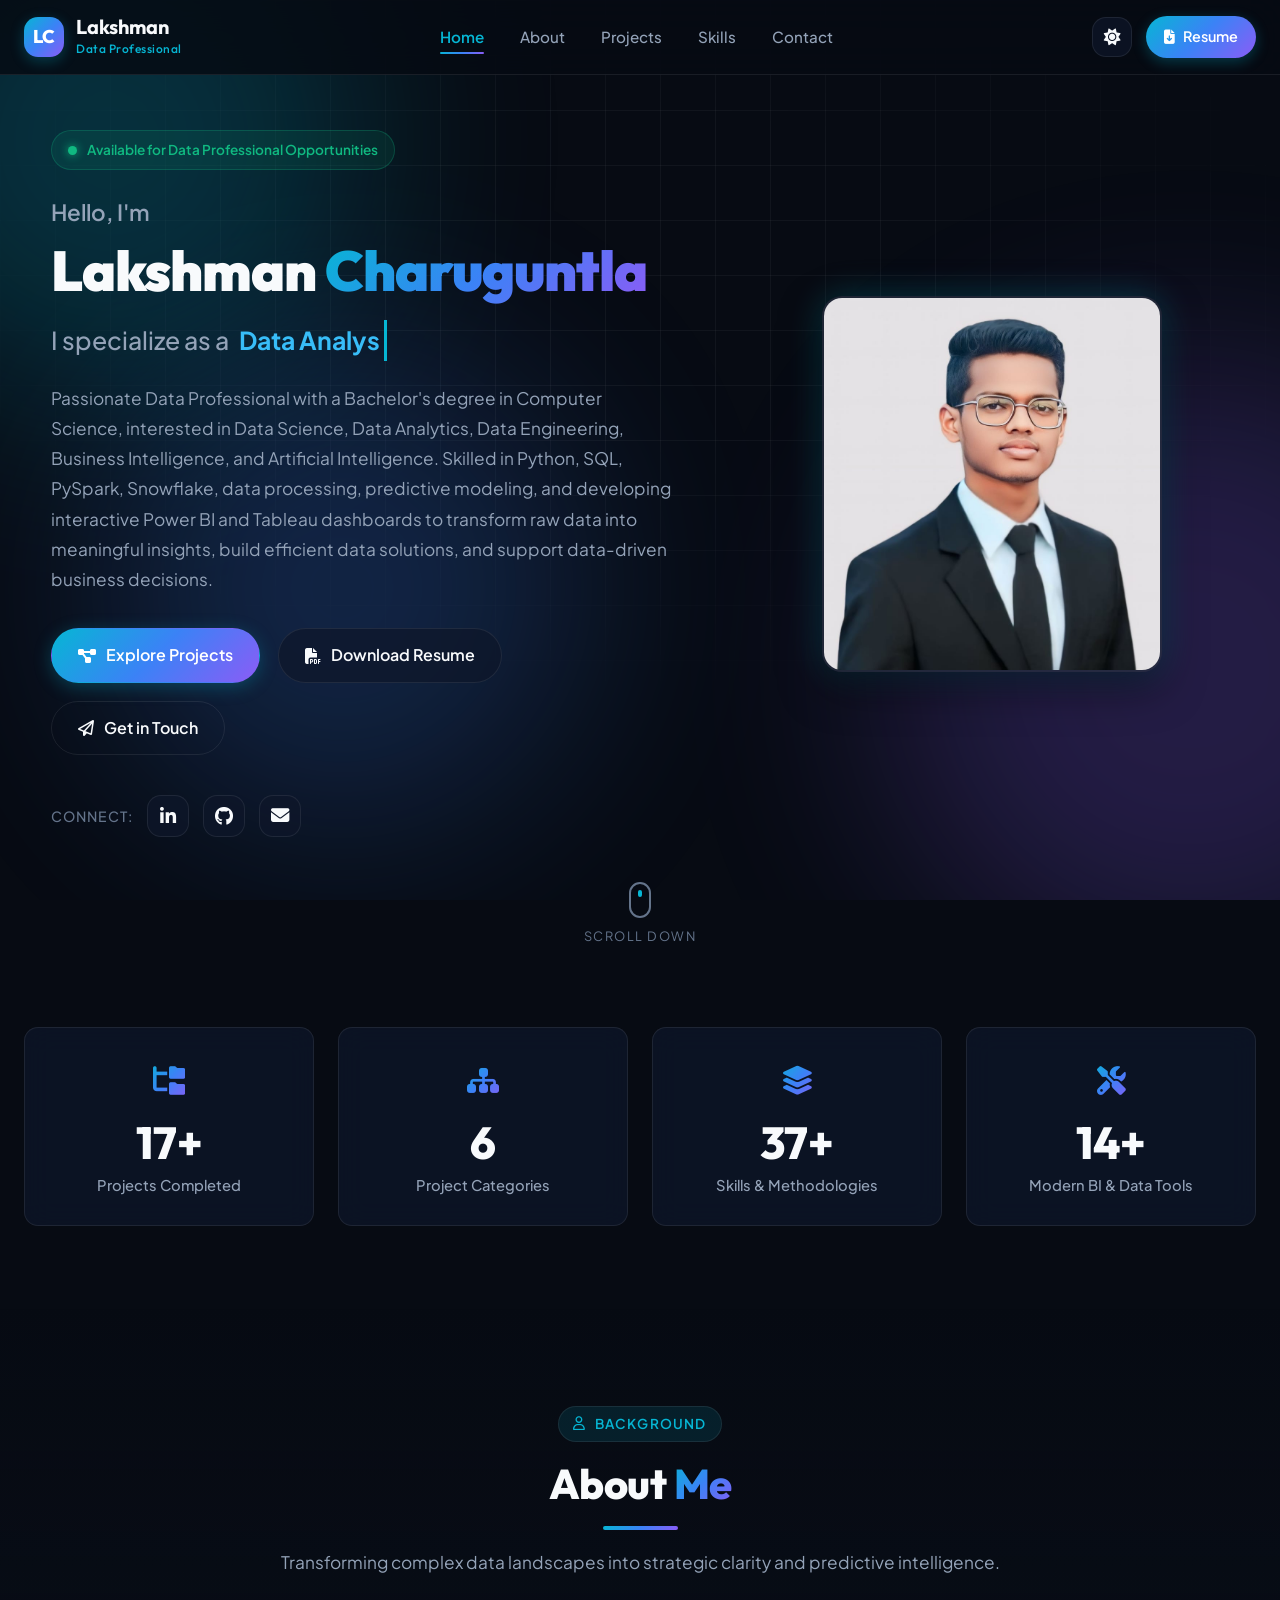
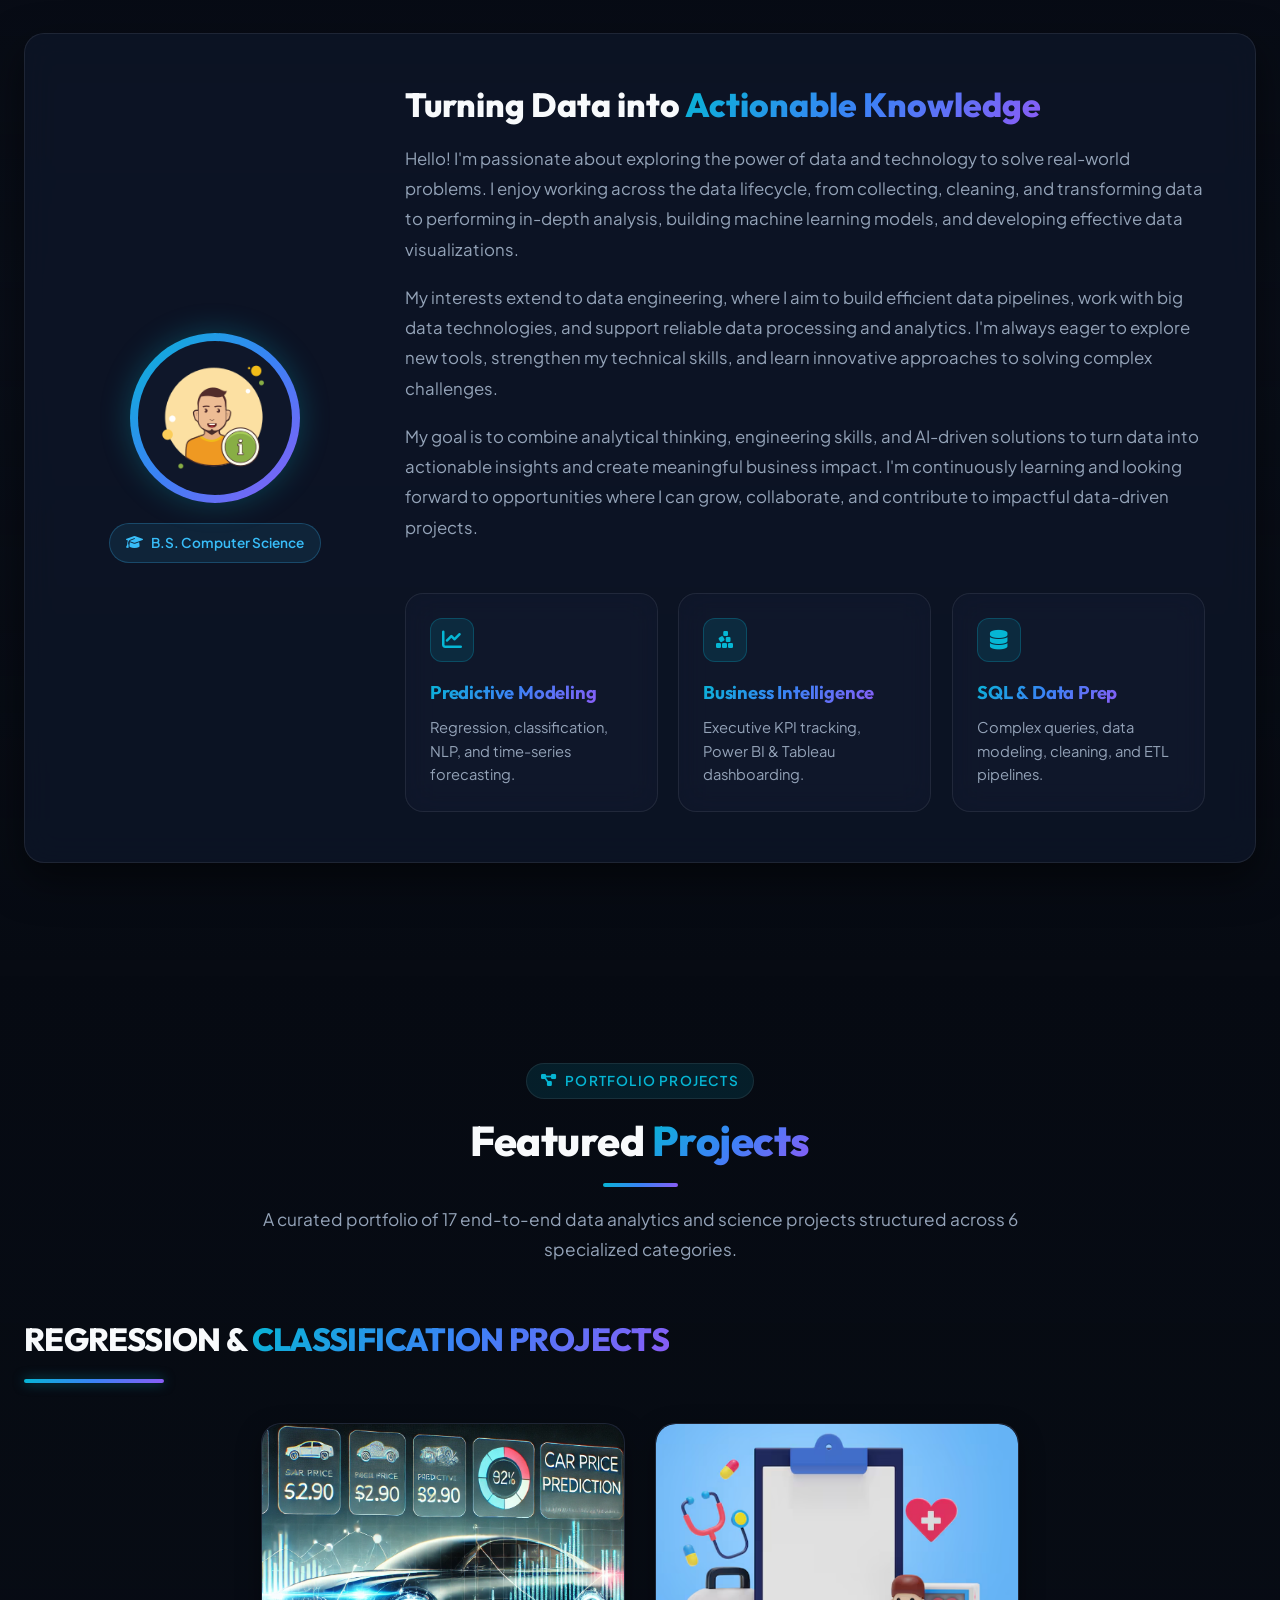
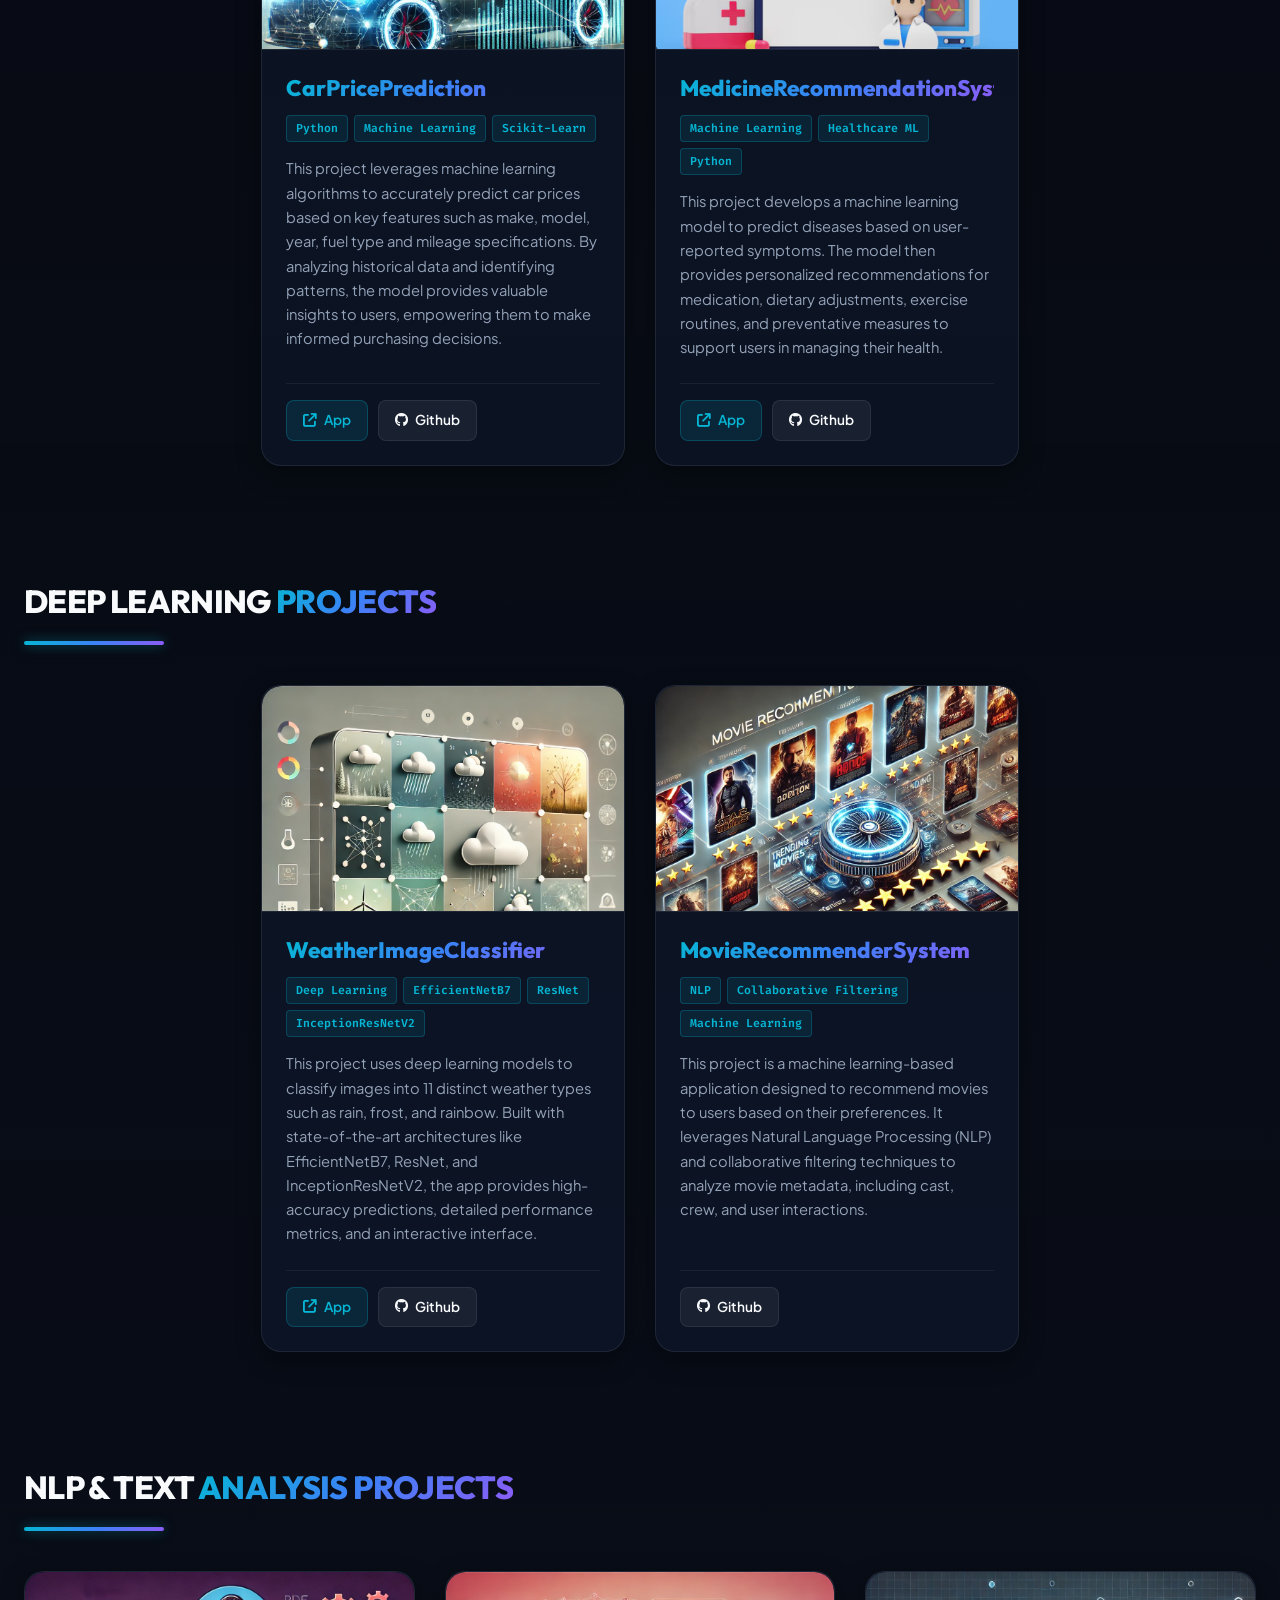
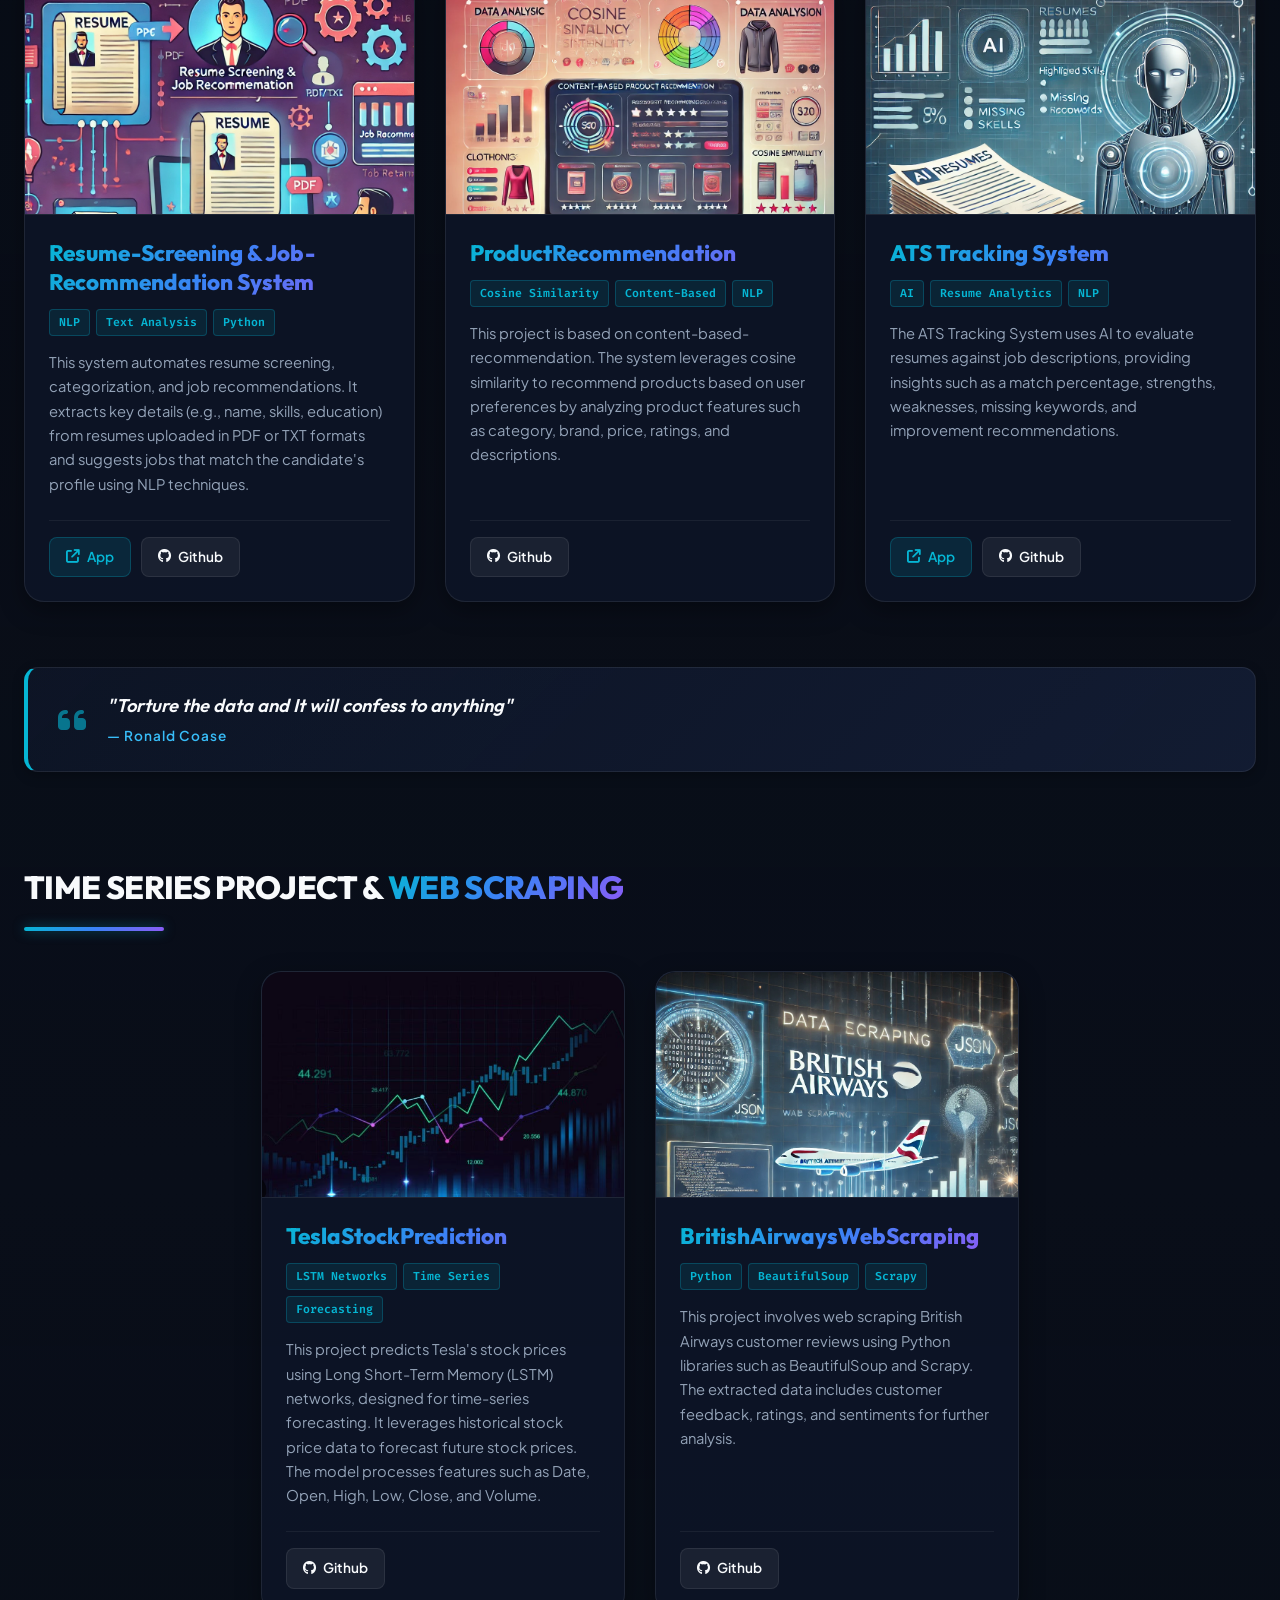
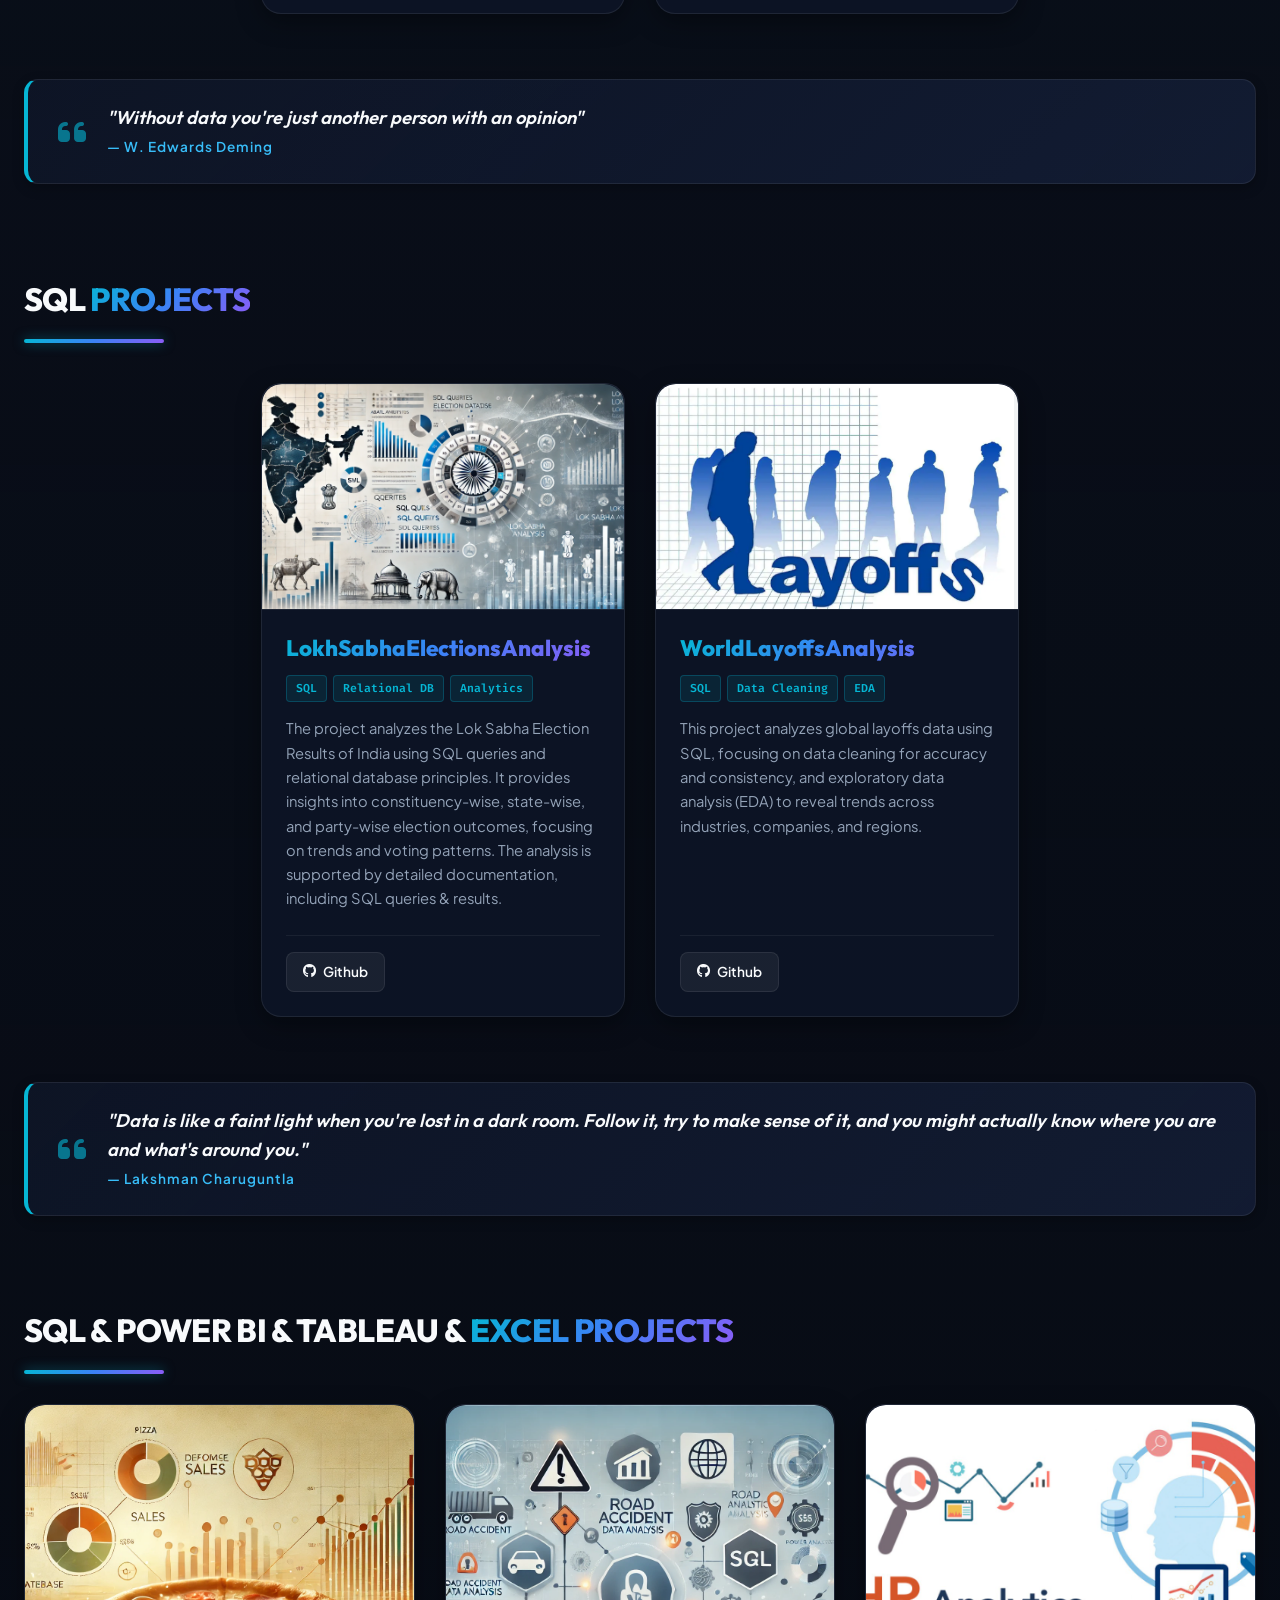
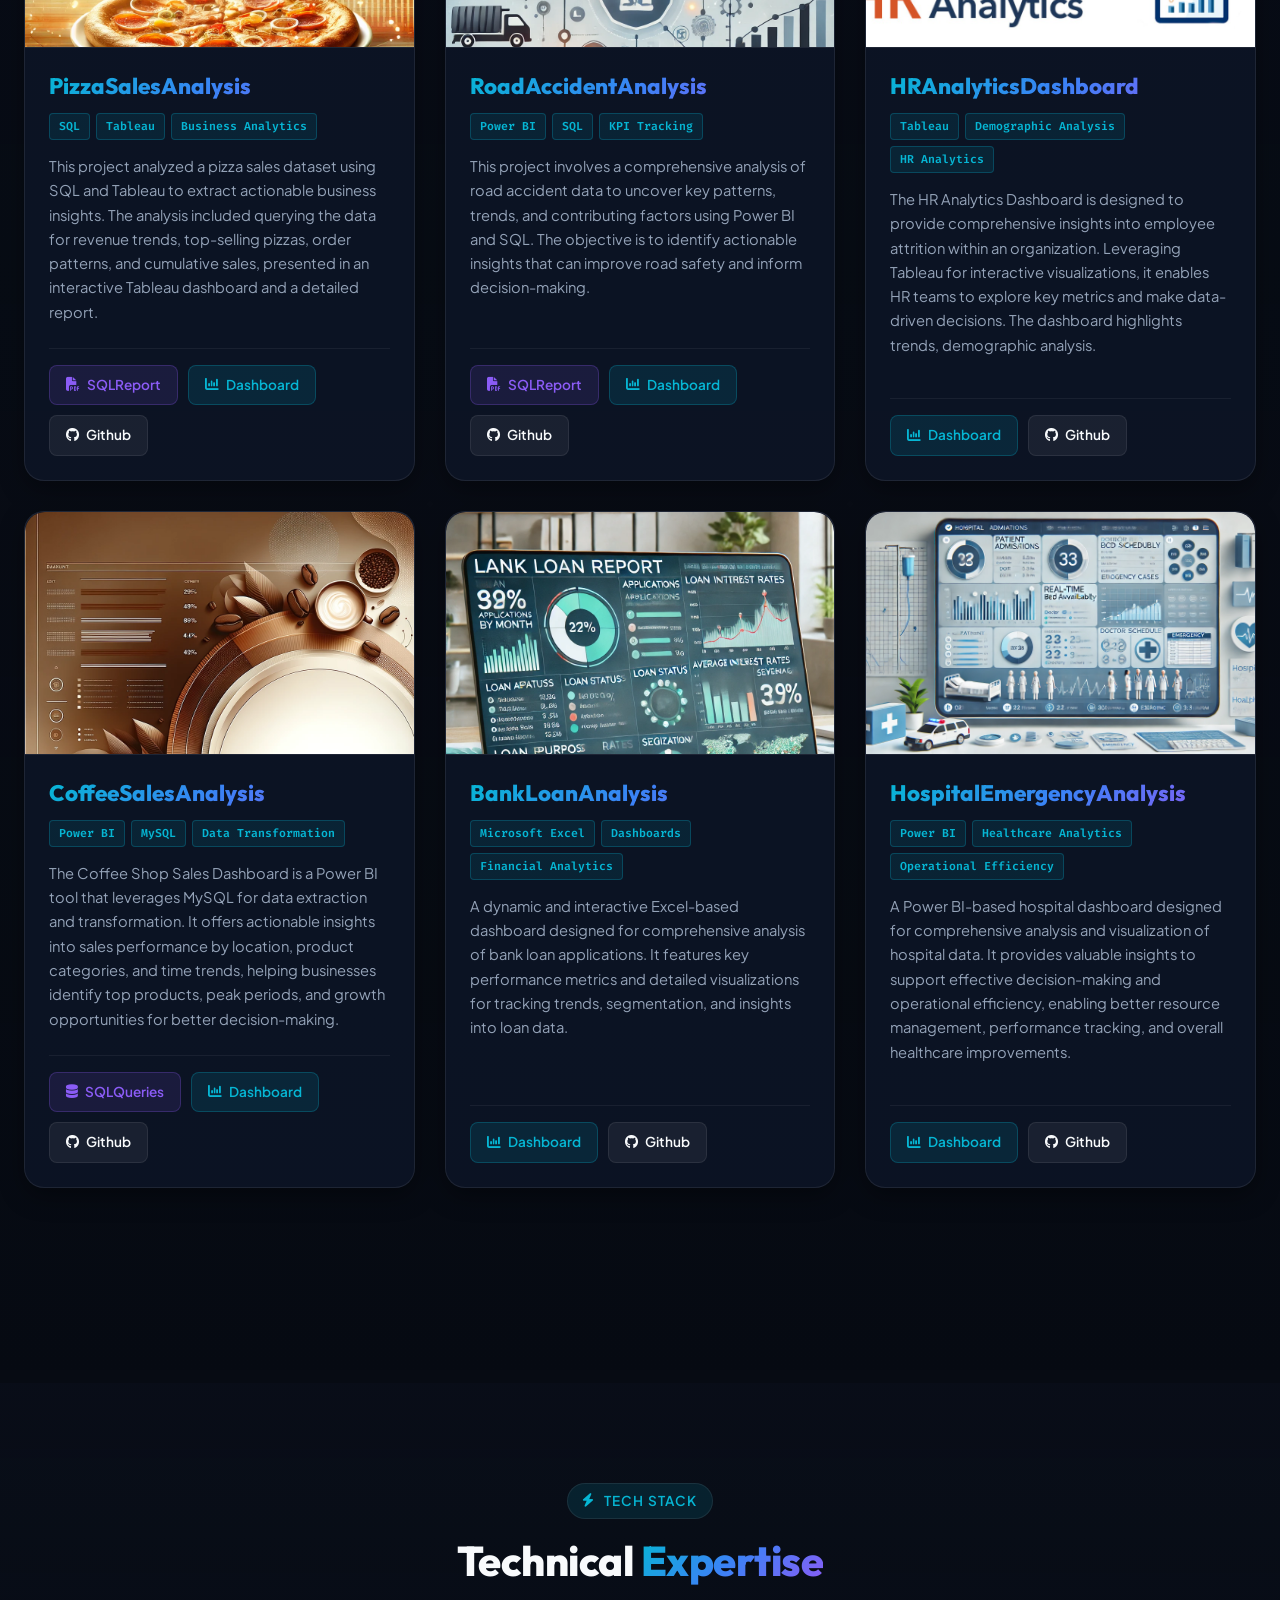
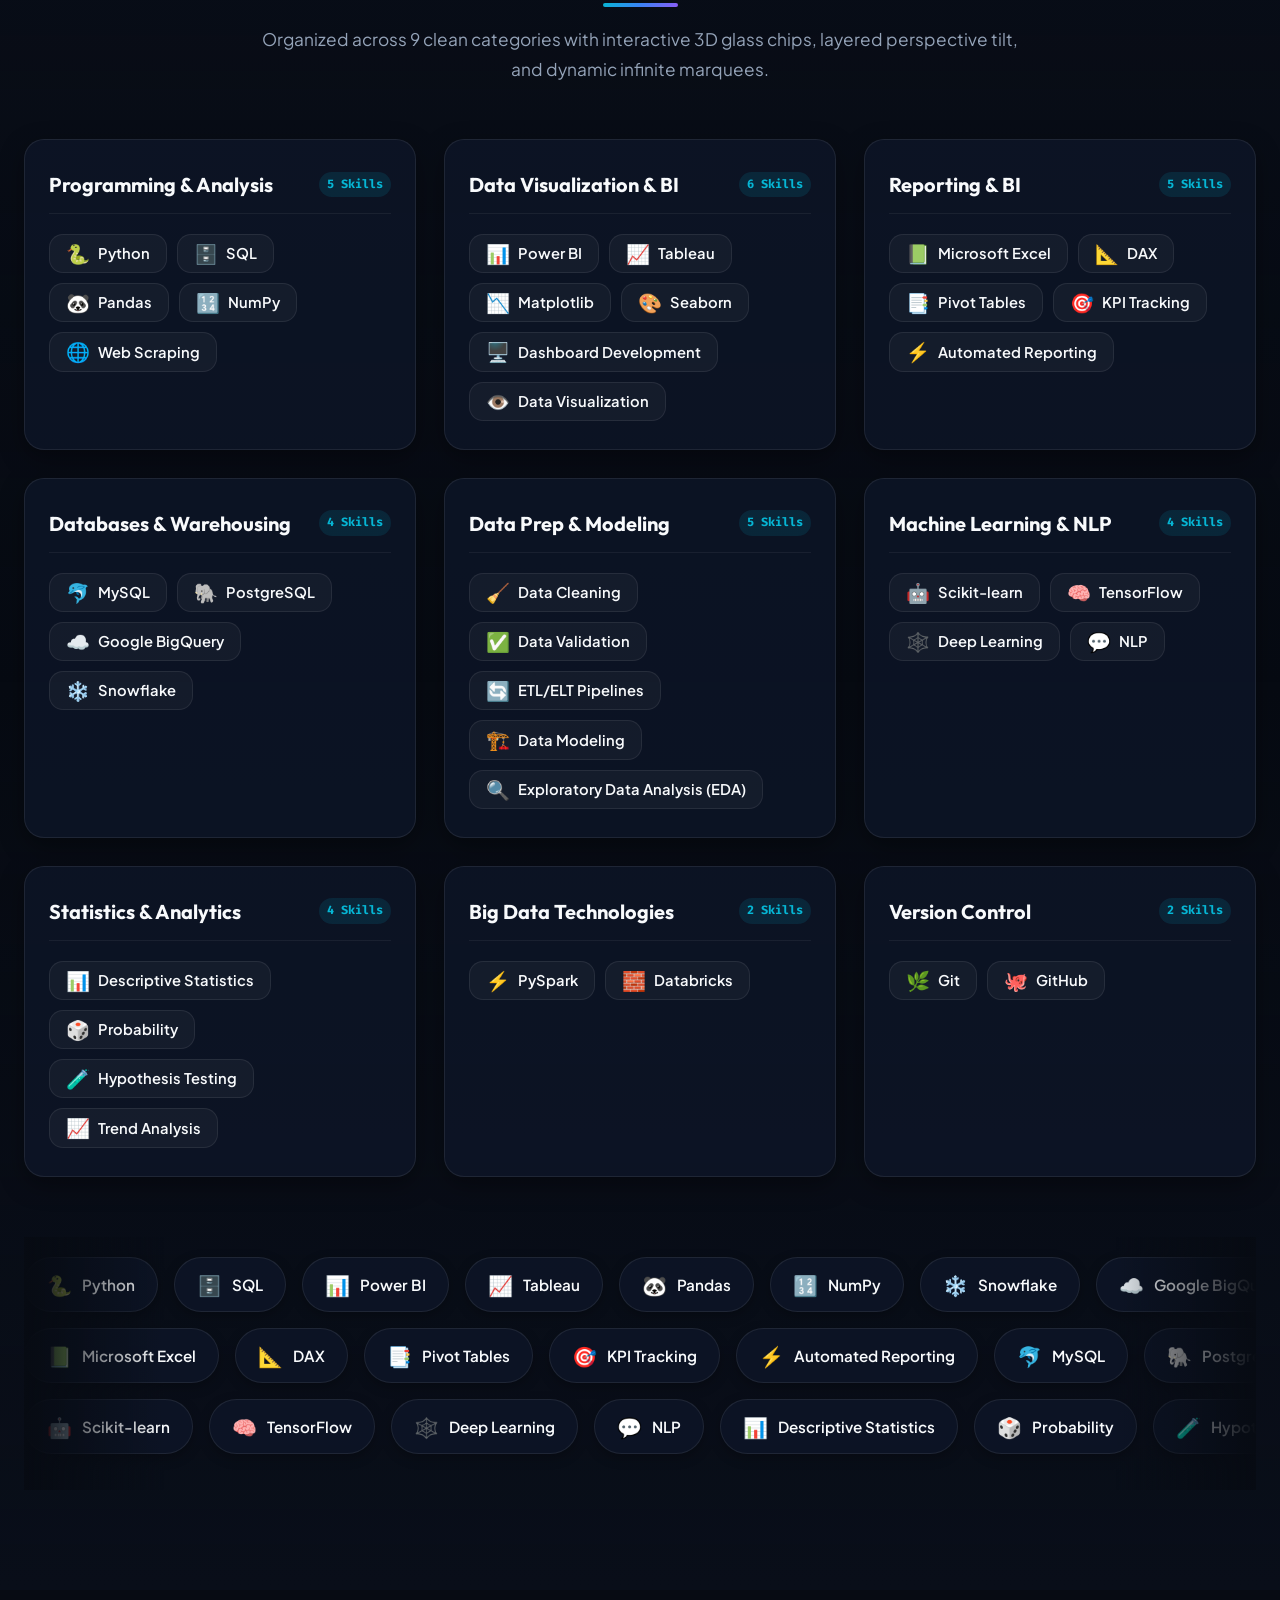
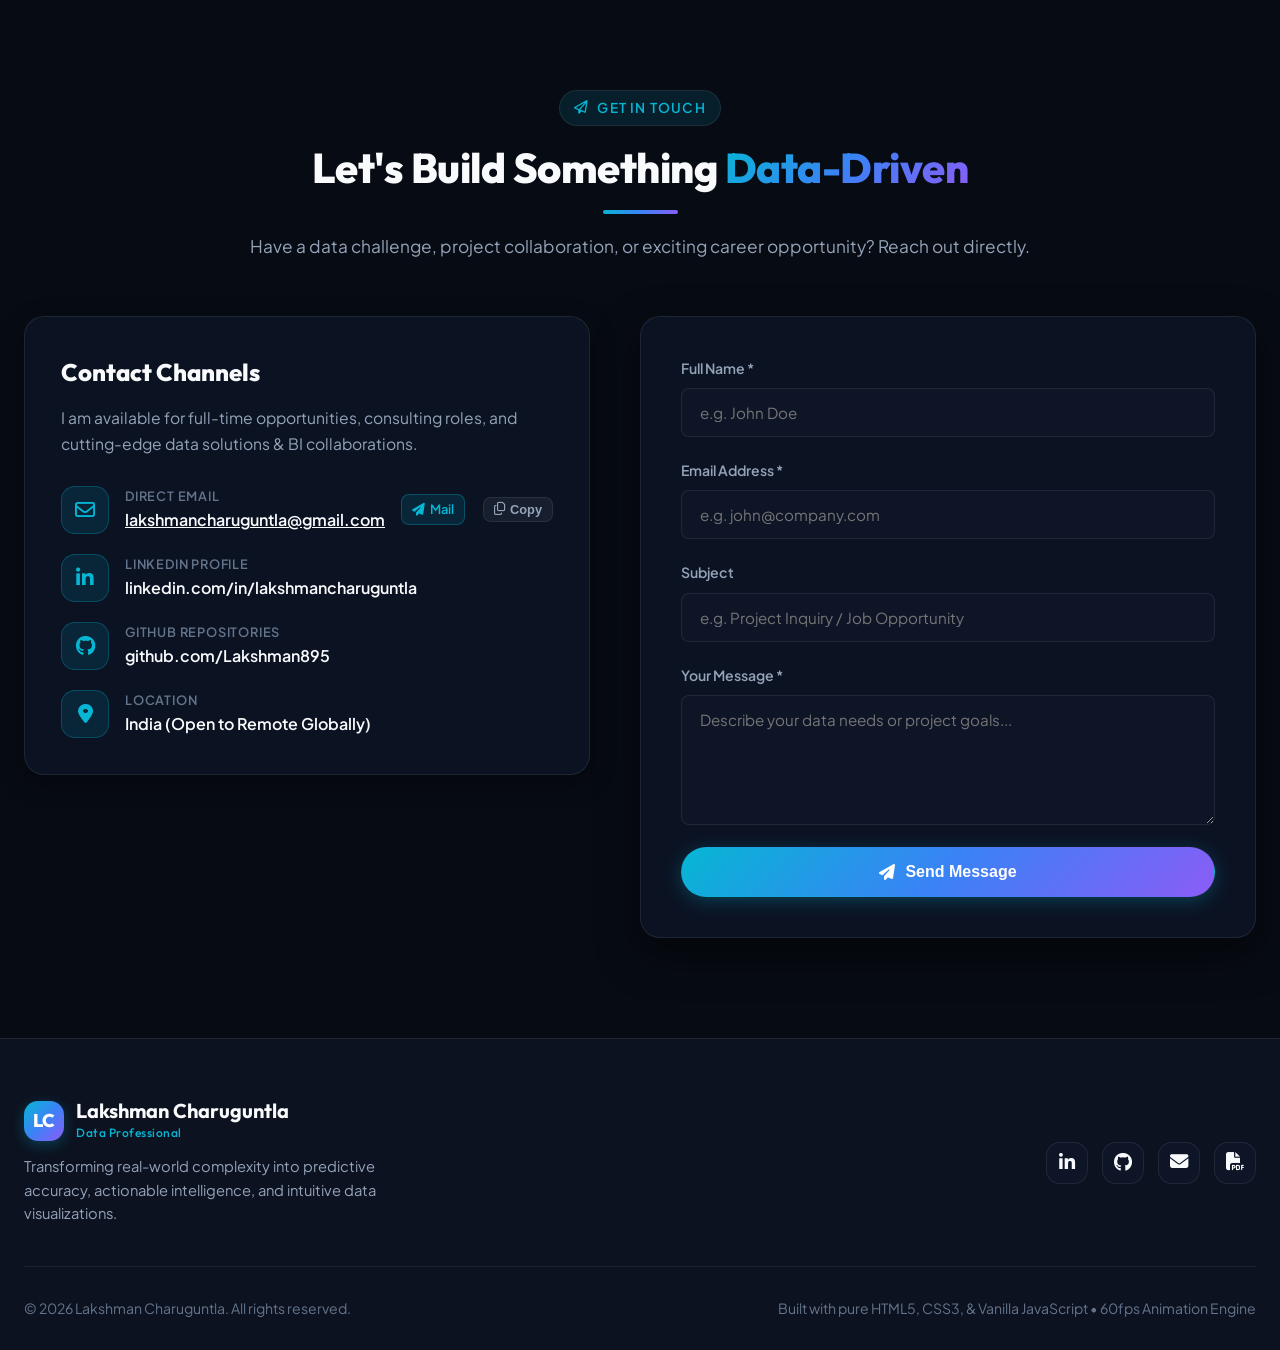
<file: index.html>
<!DOCTYPE html>
<html lang="en">
<head>
  <meta charset="UTF-8">
  <meta http-equiv="refresh" content="0; url=portfolio-data-science/index.html">
  <title>Redirecting to Lakshman Charuguntla Portfolio...</title>
  <script>
    window.location.href = "portfolio-data-science/index.html";
  </script>
</head>
<body style="font-family: sans-serif; text-align: center; padding: 40px; background: #080c14; color: #fff;">
  <p>Loading Lakshman Charuguntla's Data Science Portfolio...</p>
  <p><a href="portfolio-data-science/index.html" style="color: #06b6d4;">Click here if not redirected automatically.</a></p>
</body>
</html>
</file>
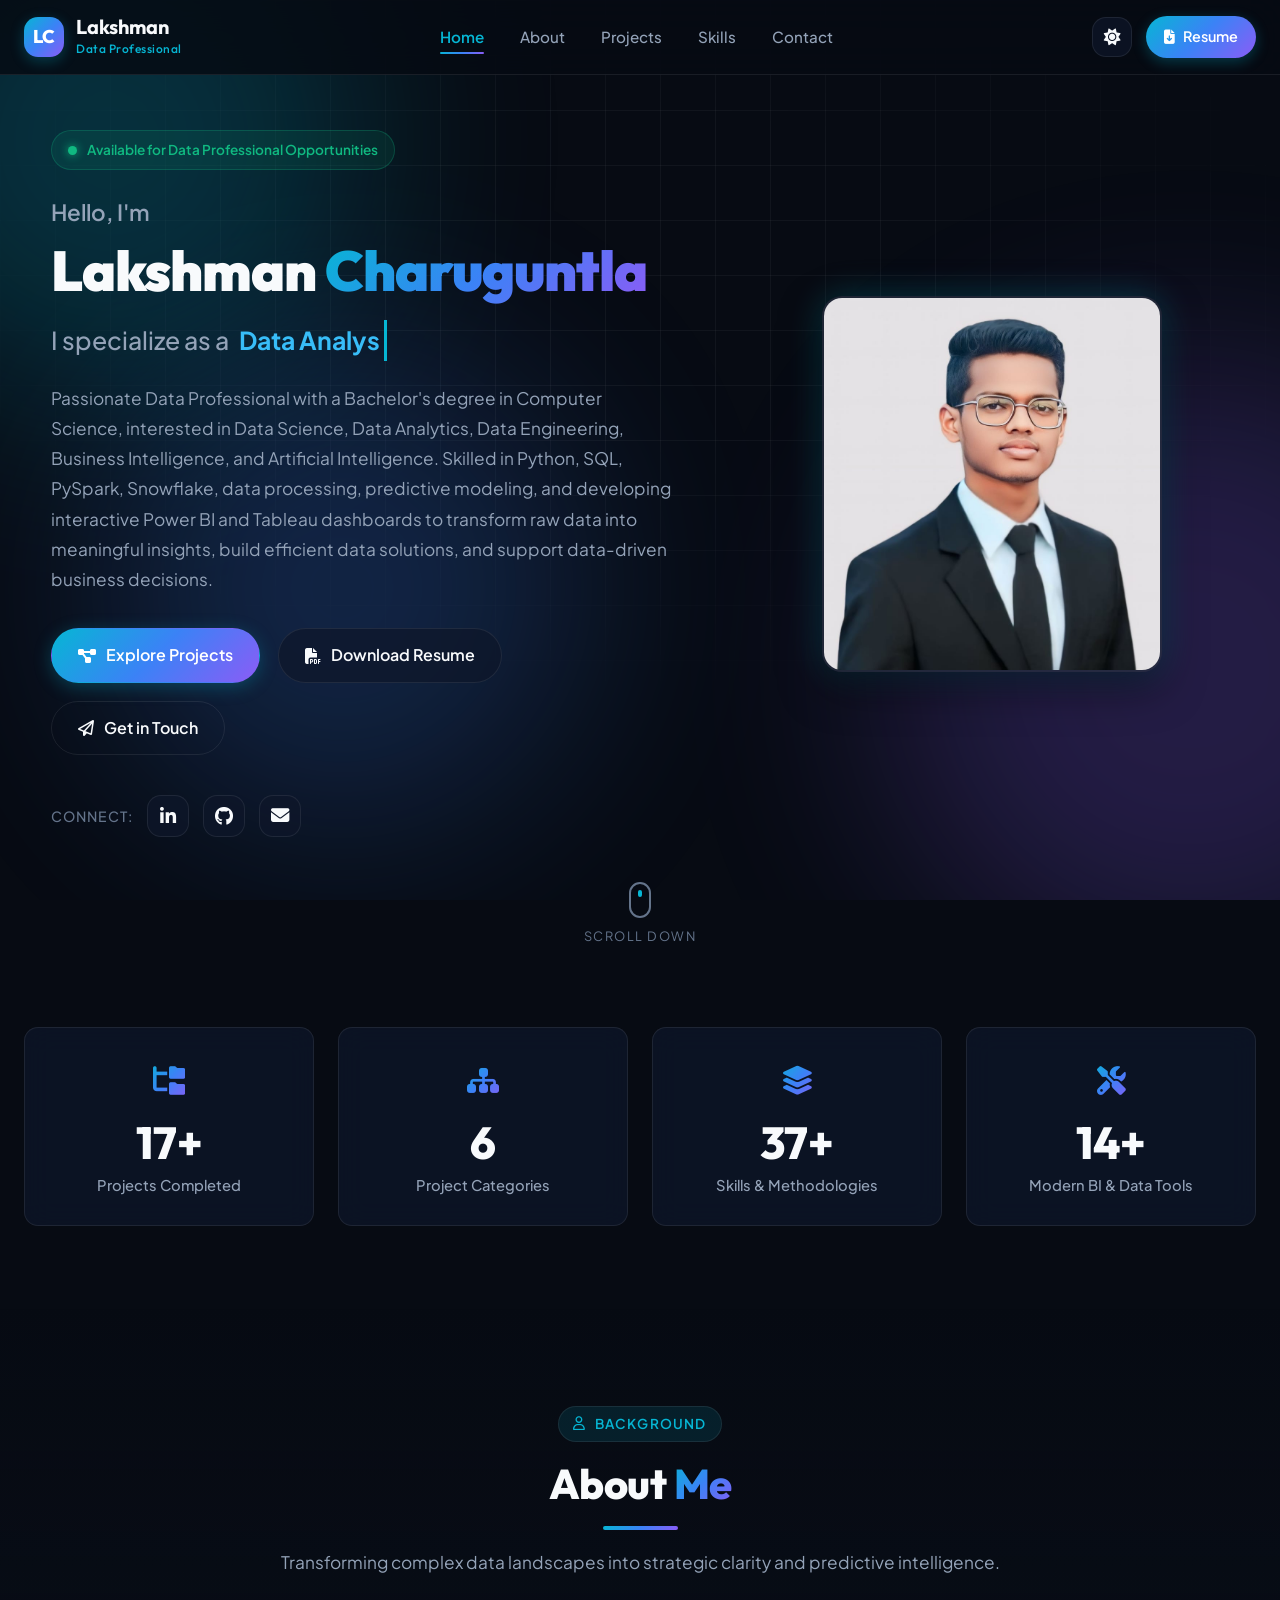
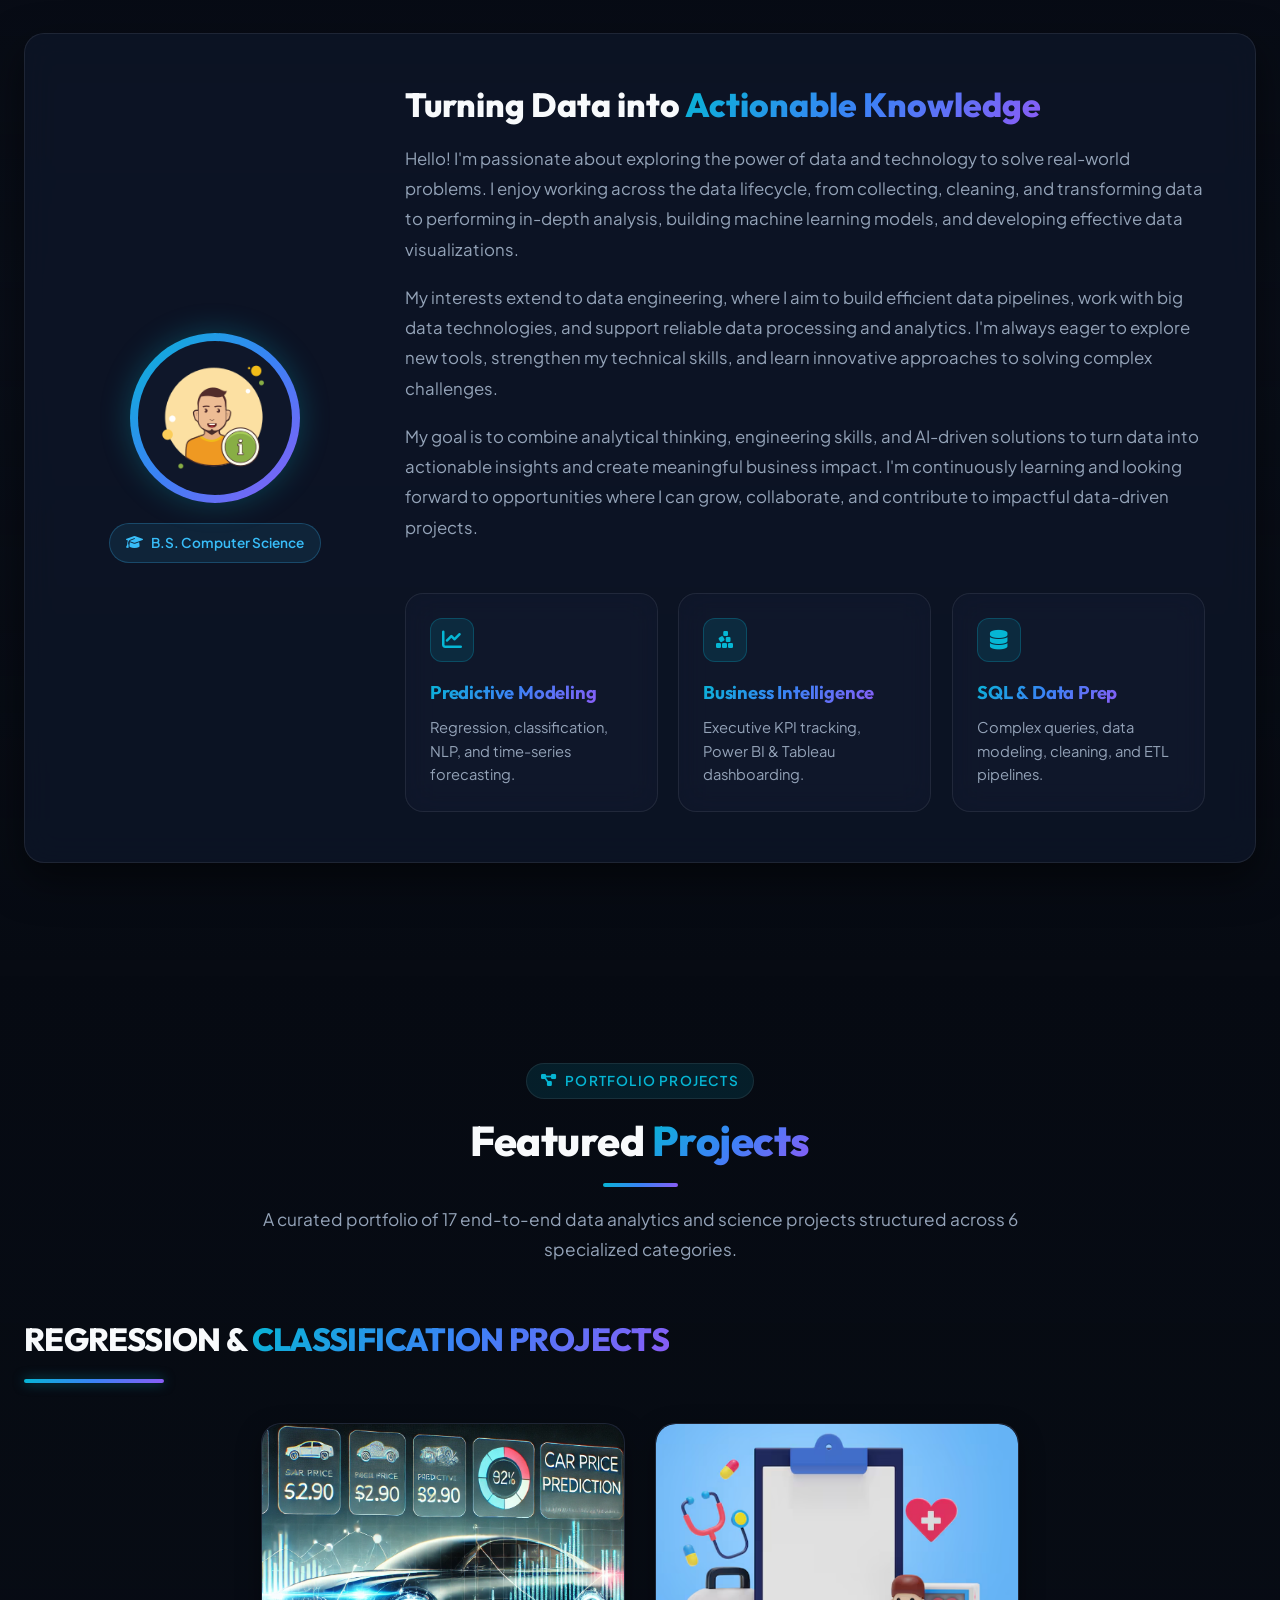
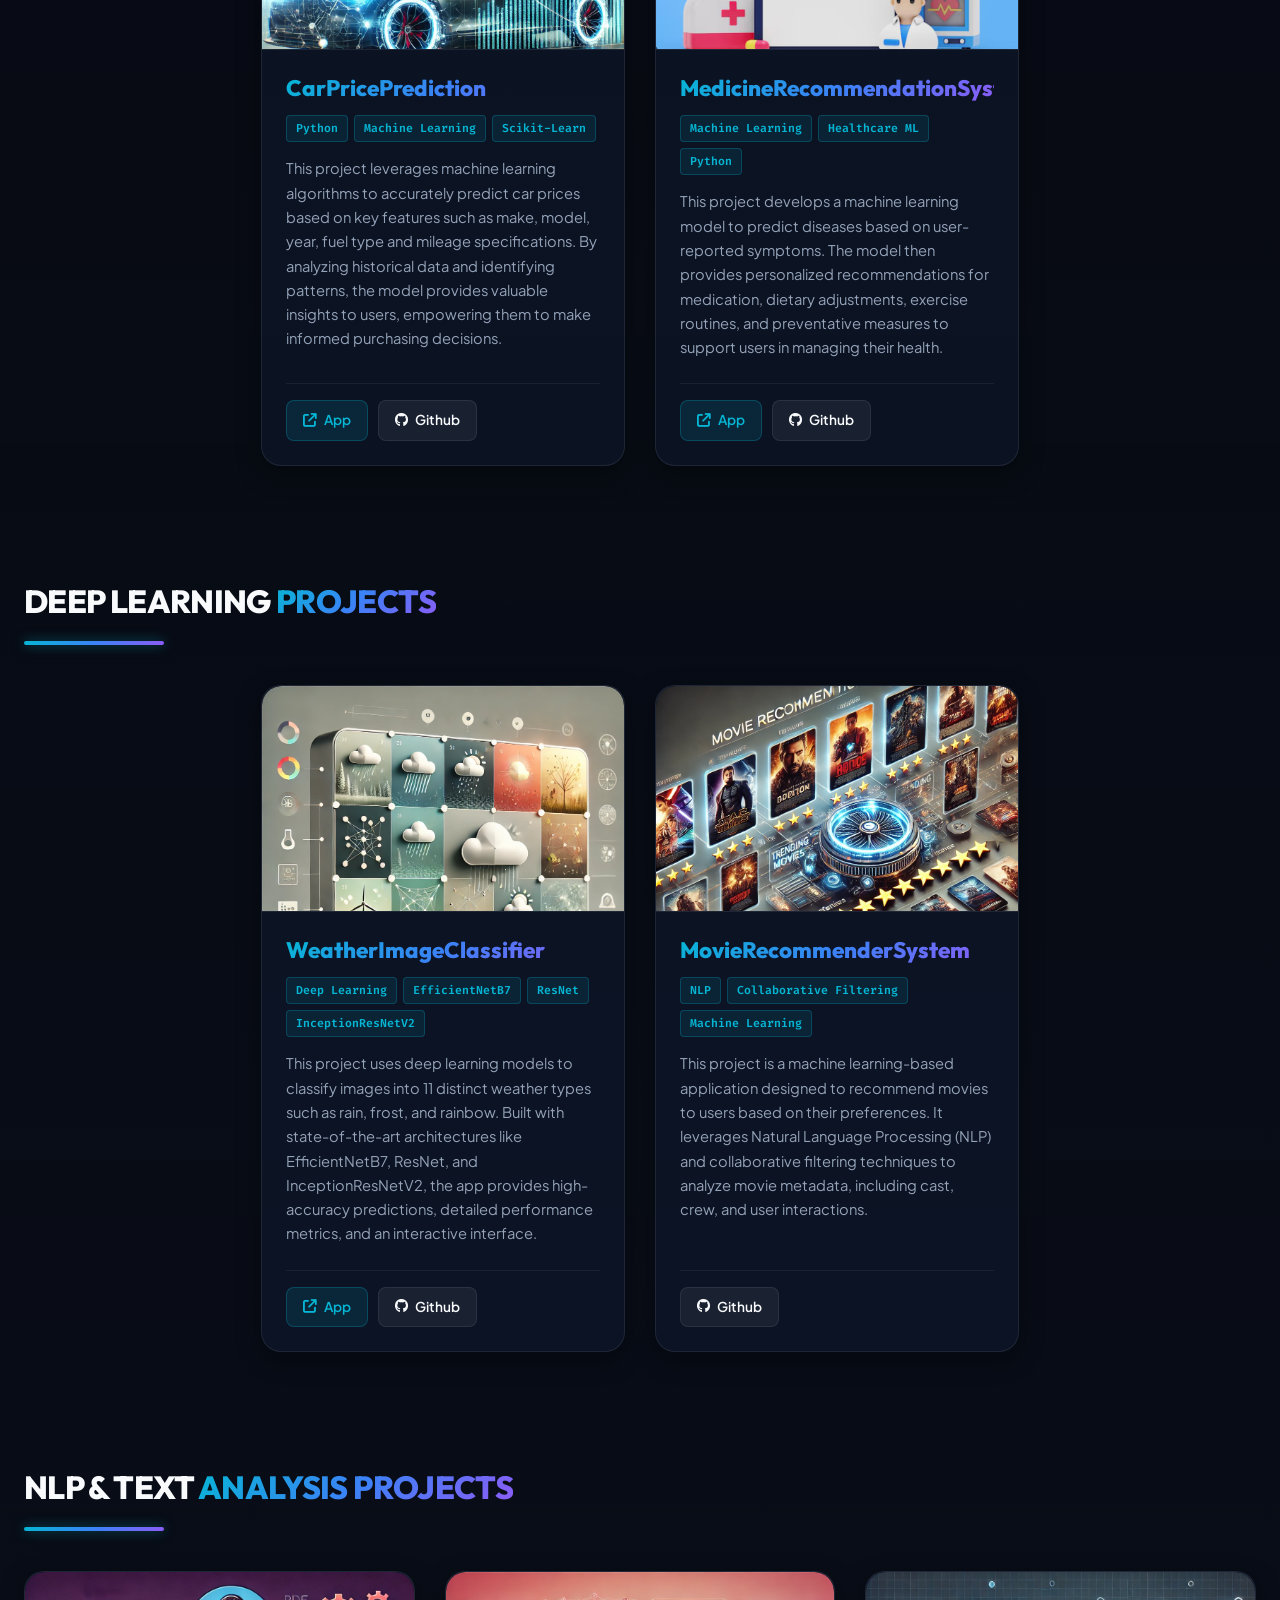
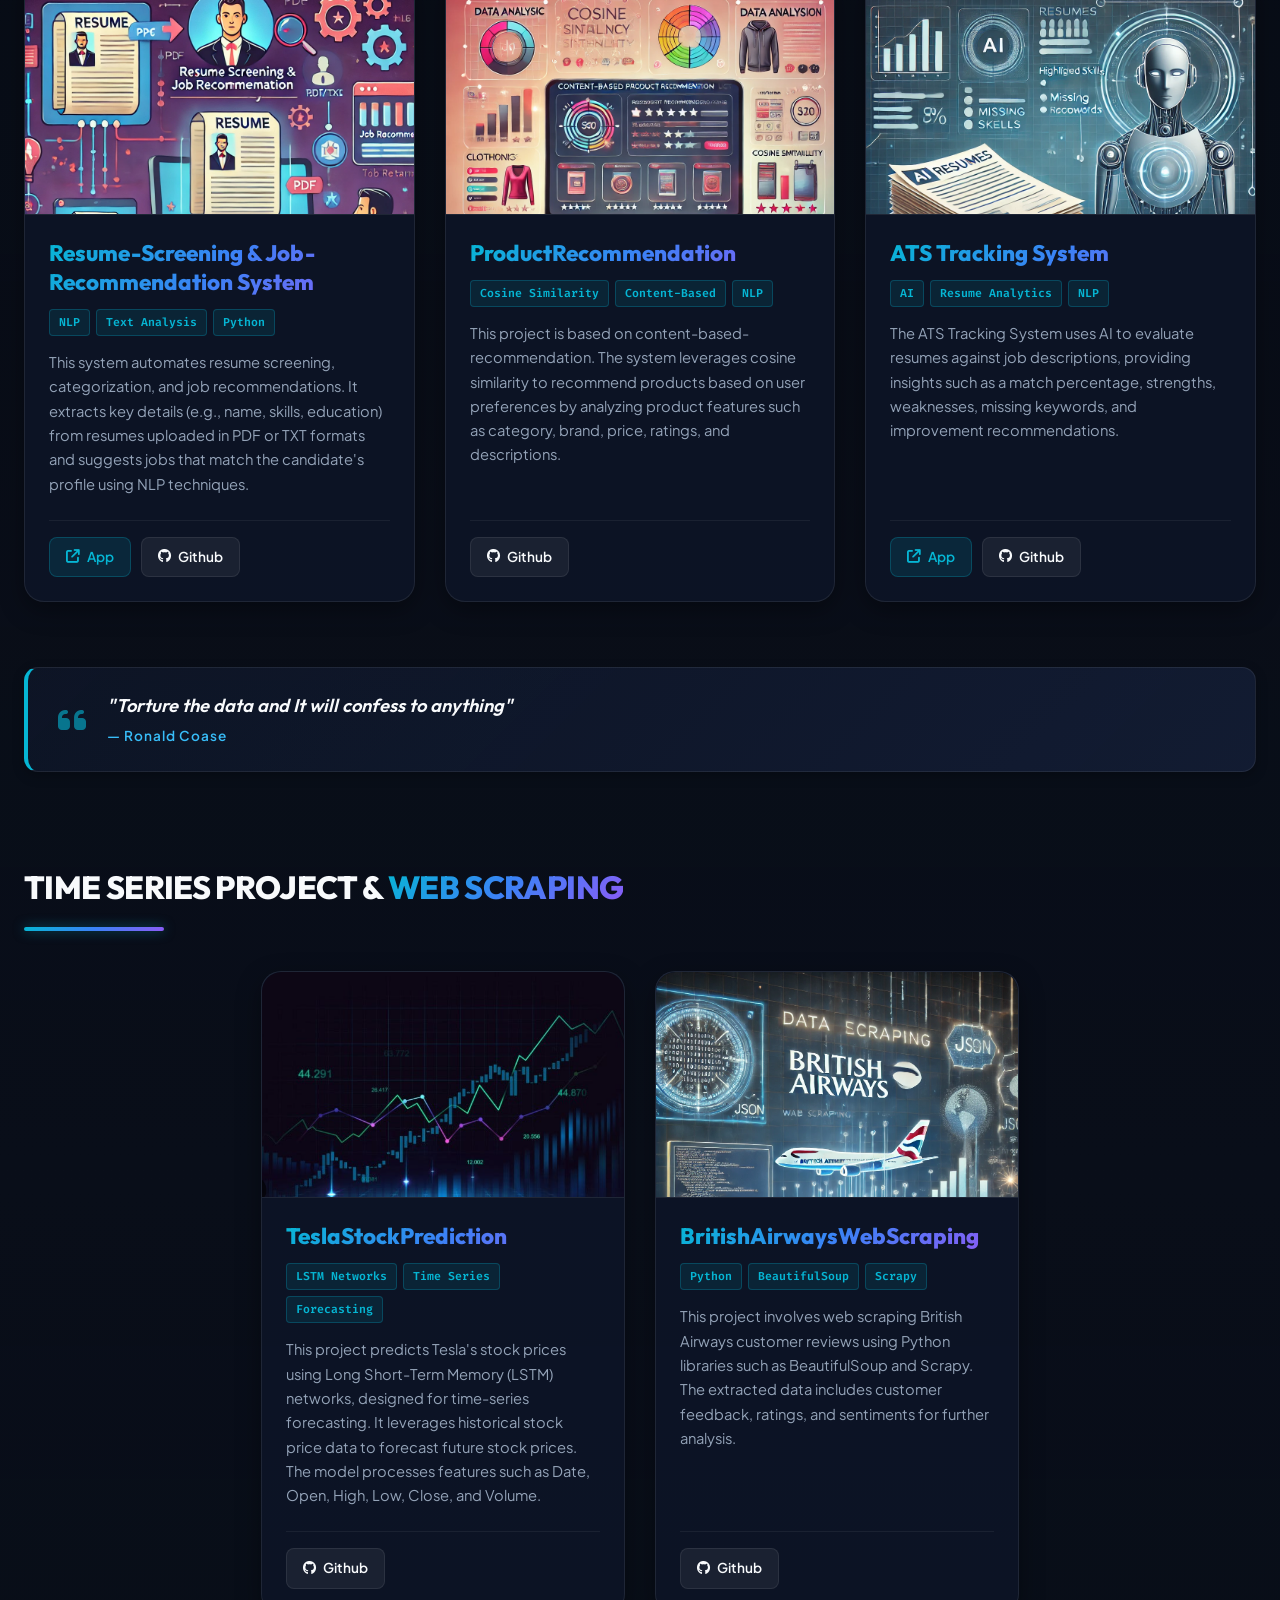
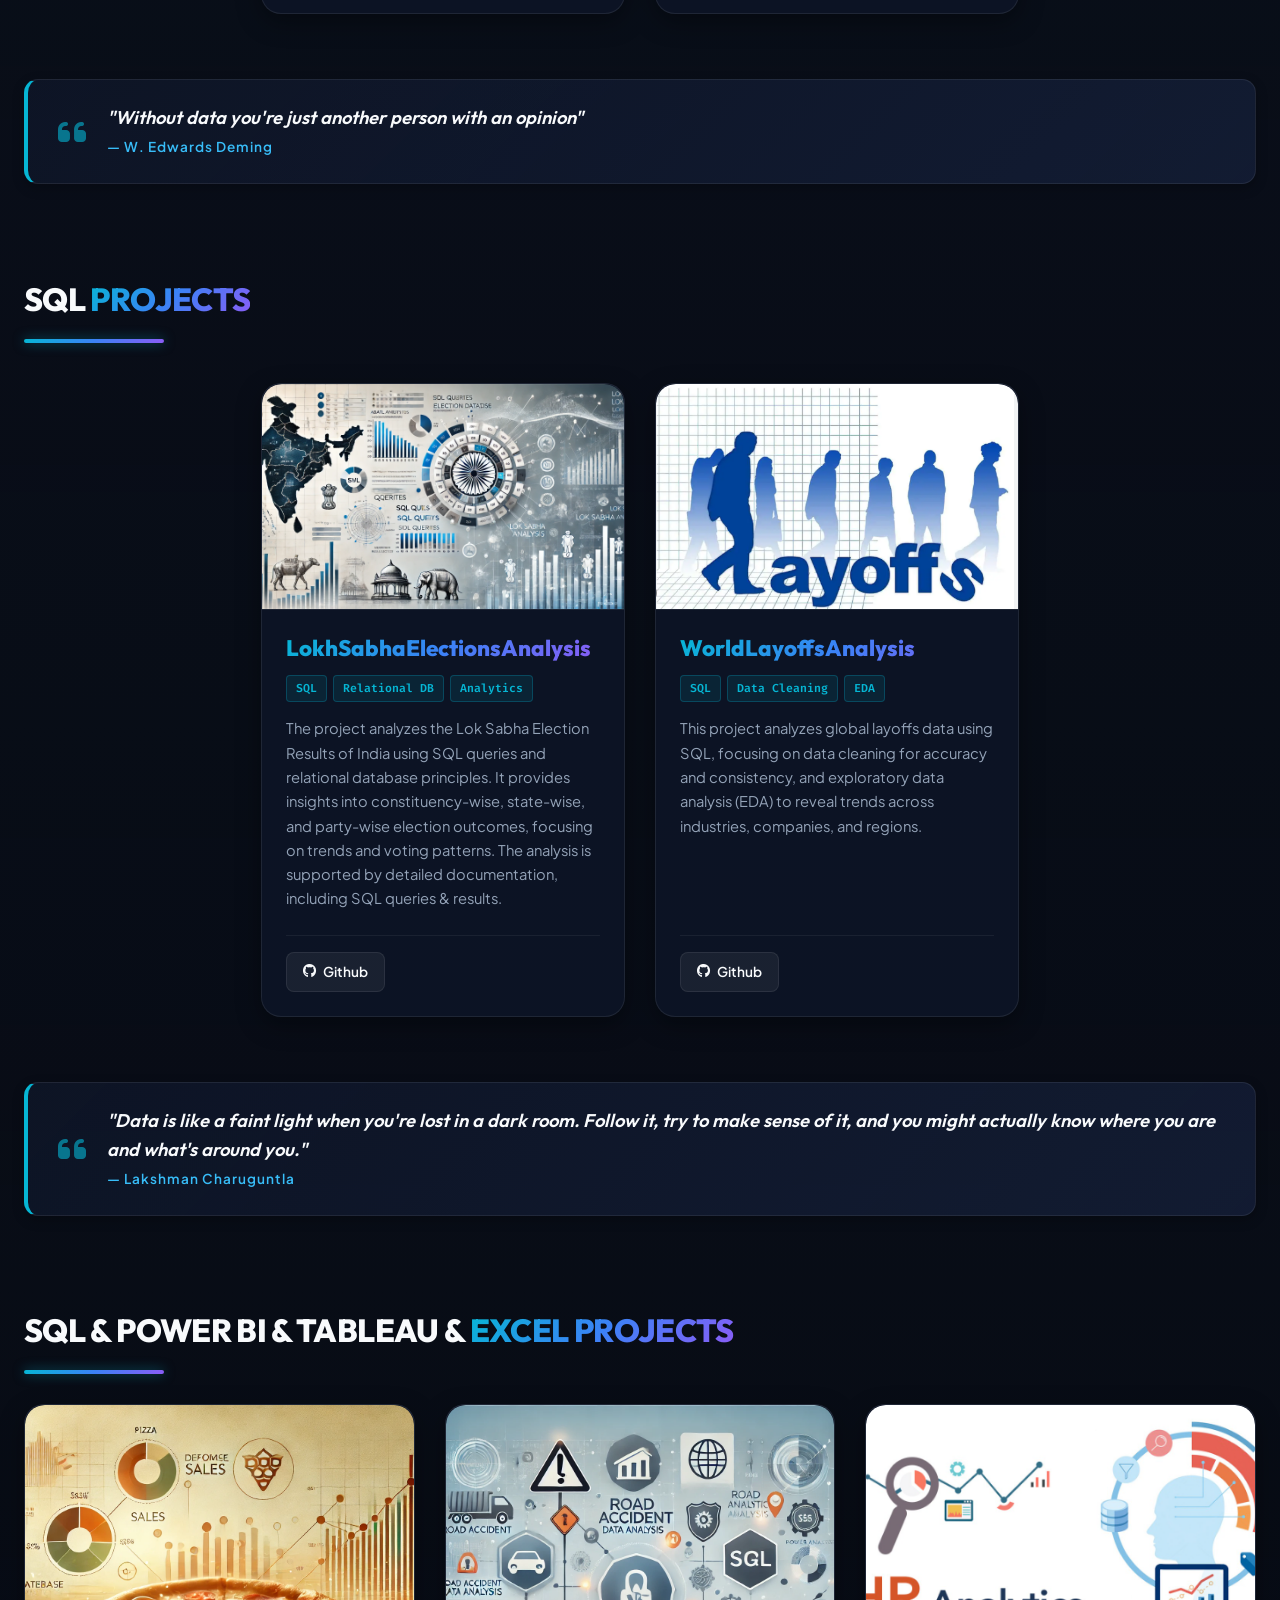
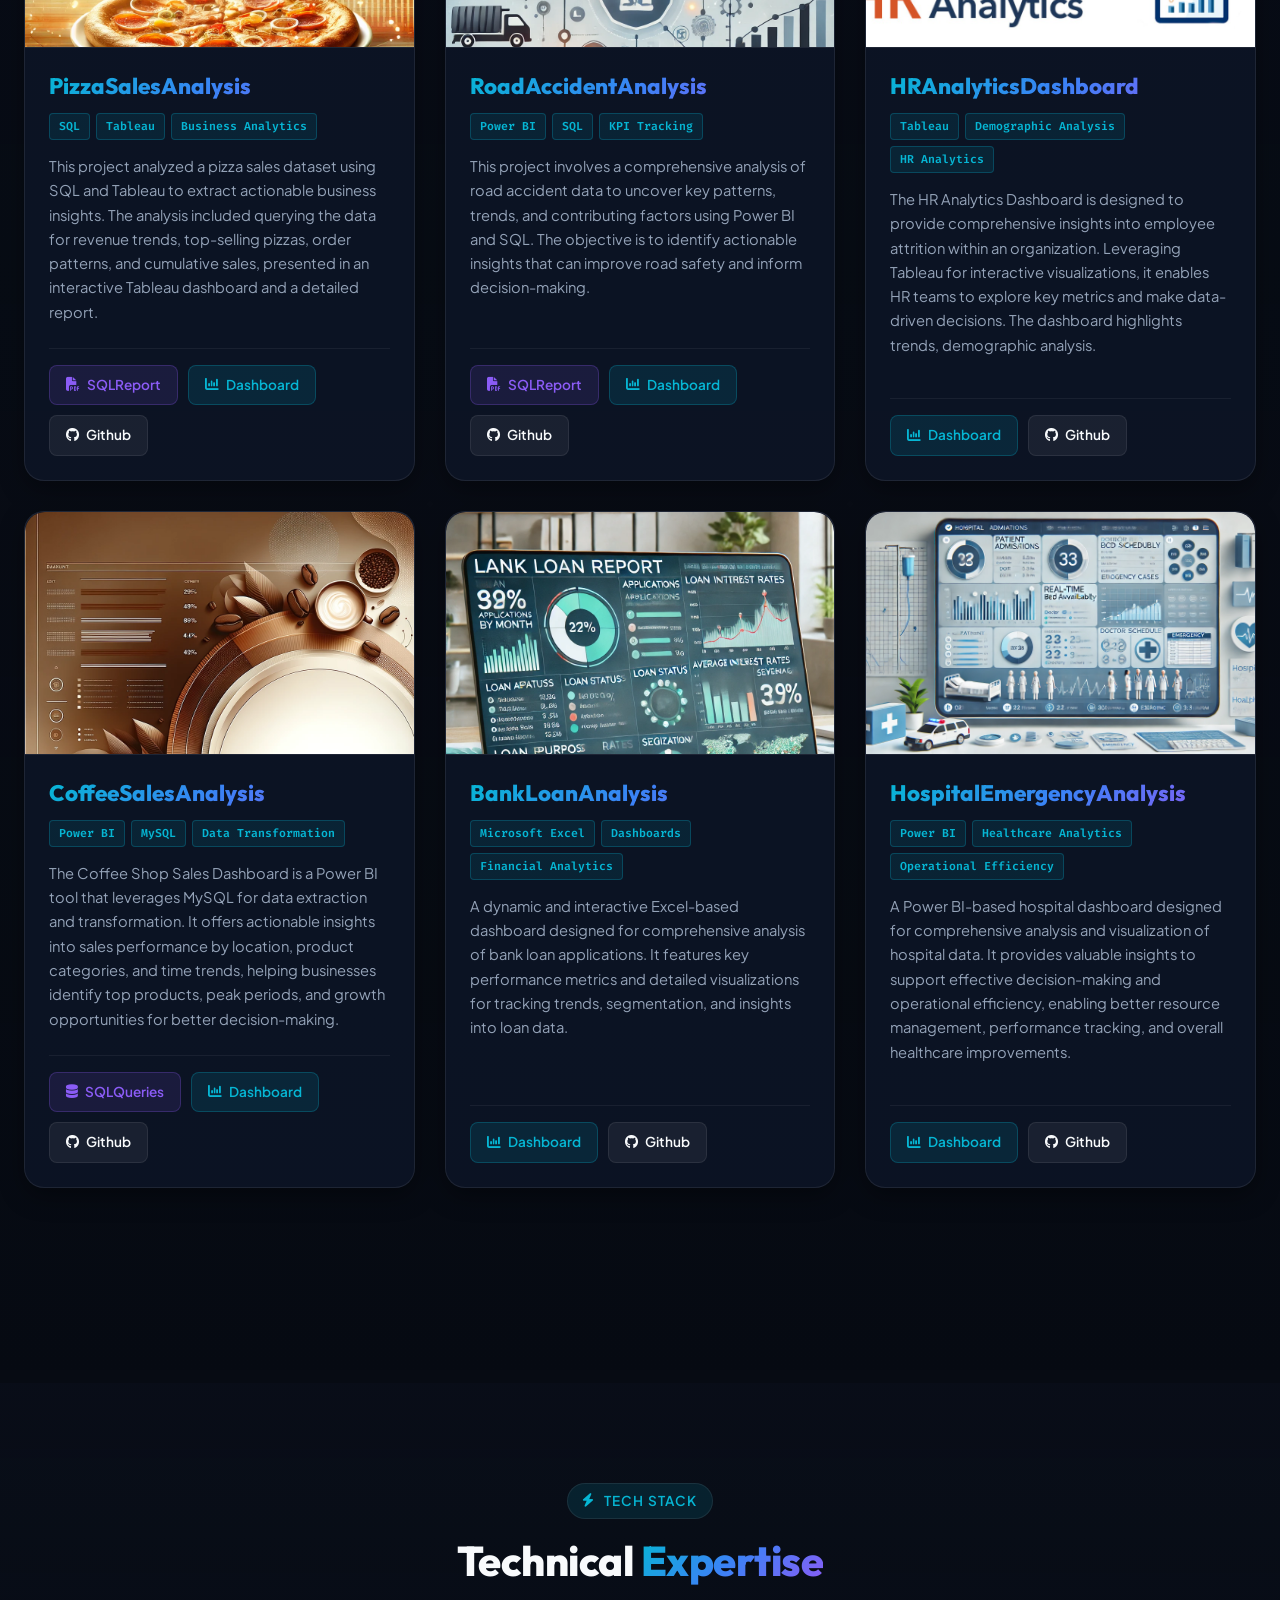
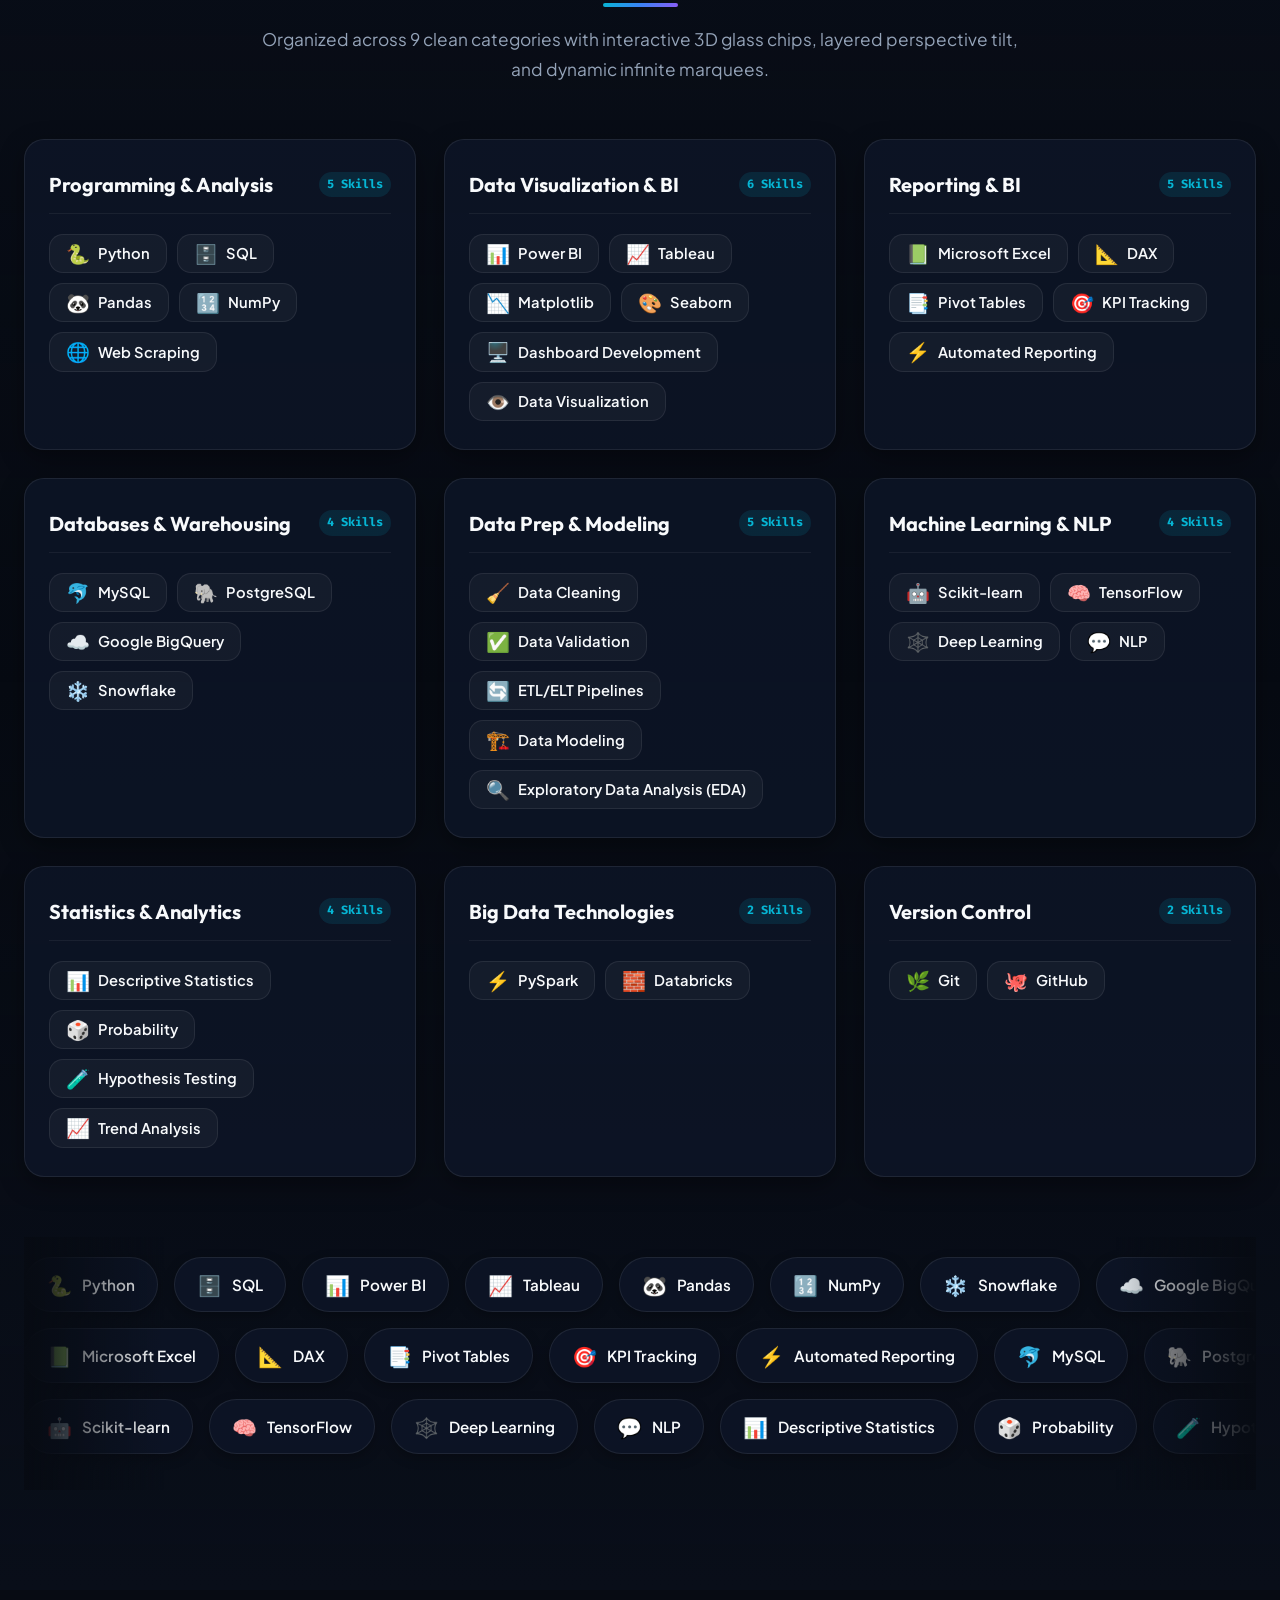
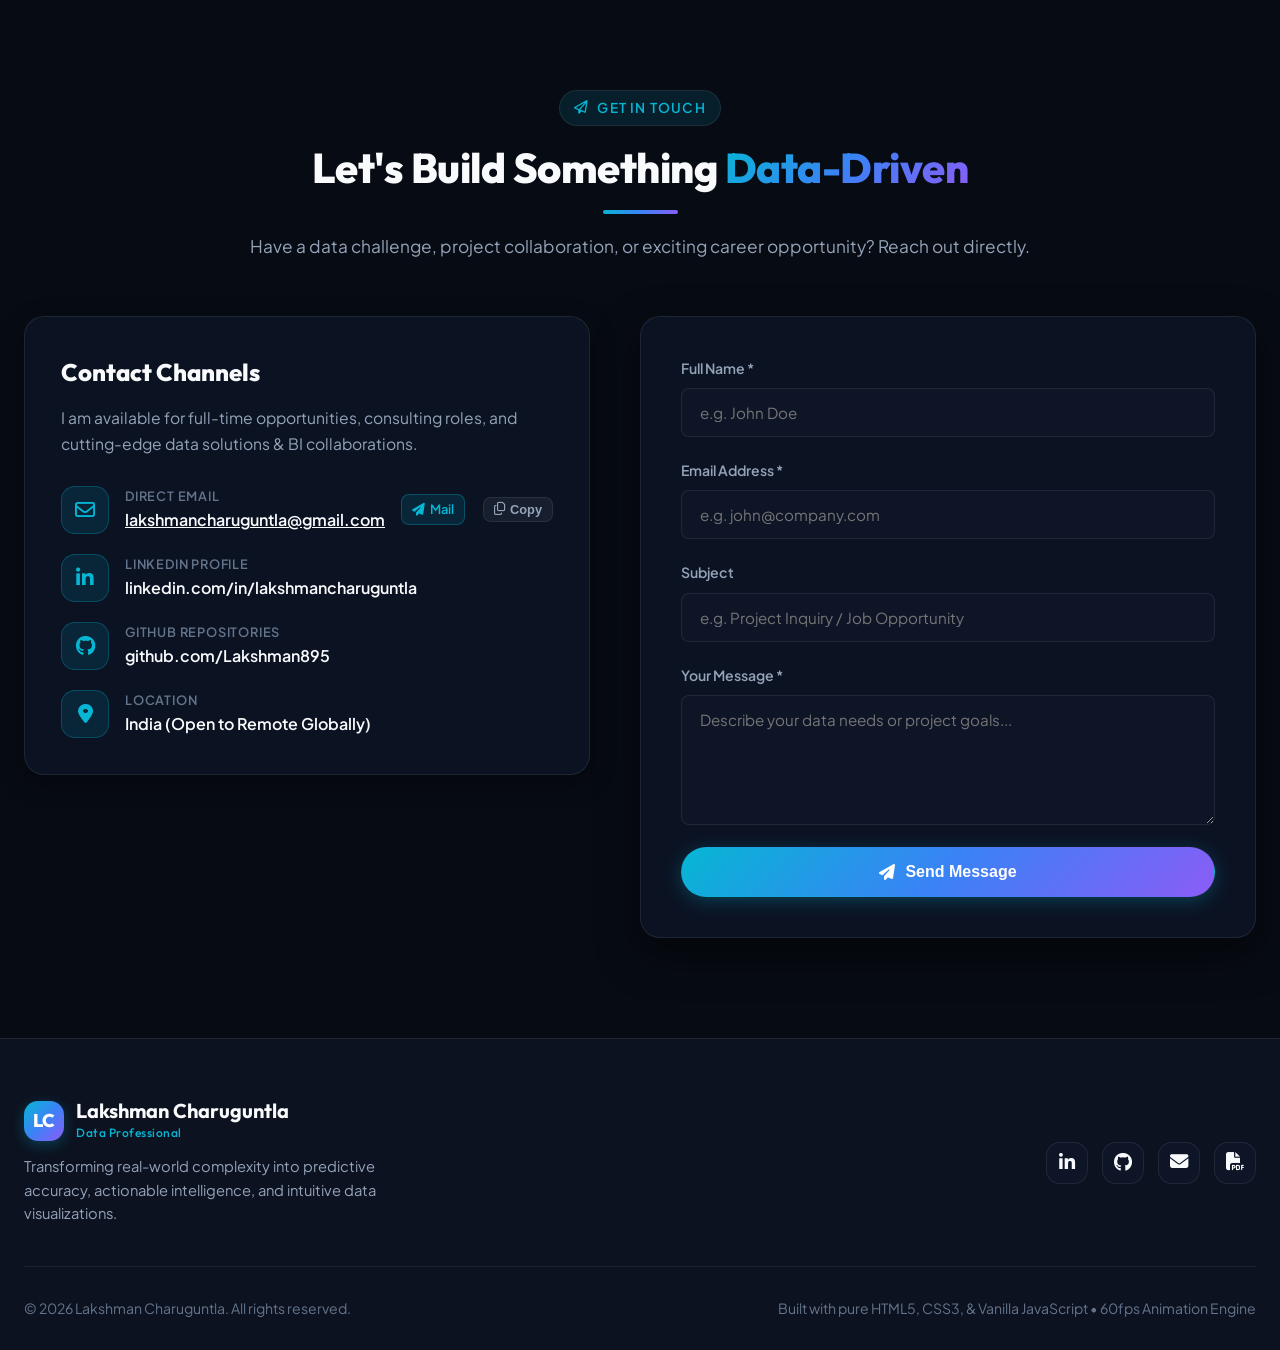
<file: portfolio-data-science/index.html>
<!DOCTYPE html>
<html lang="en" data-theme="dark">
<head>
  <meta charset="UTF-8">
  <meta name="viewport" content="width=device-width, initial-scale=1.0, user-scalable=no">
  <meta http-equiv="X-UA-Compatible" content="ie=edge">
  <title>Lakshman Charuguntla | Data Professional Portfolio</title>
  <meta name="description" content="Official portfolio of Lakshman Charuguntla - Passionate Data Professional specializing in Data Science, Data Analytics, Data Engineering, Business Intelligence, Python, SQL, Power BI, and Tableau.">
  <meta name="keywords" content="Data Professional, Data Science, Data Analytics, Data Engineering, Business Intelligence, Python, SQL, Power BI, Tableau, Machine Learning, Deep Learning, NLP, PySpark, Snowflake">
  <meta name="author" content="Lakshman Charuguntla">

  <!-- Google Fonts -->
  <link rel="preconnect" href="https://fonts.googleapis.com">
  <link rel="preconnect" href="https://fonts.gstatic.com" crossorigin>
  <link href="https://fonts.googleapis.com/css2?family=Fira+Code:wght@400;600&family=Outfit:wght@400;500;600;700;800;900&family=Plus+Jakarta+Sans:wght@400;500;600;700&display=swap" rel="stylesheet">

  <!-- Font Awesome Icons -->
  <link rel="stylesheet" href="https://cdnjs.cloudflare.com/ajax/libs/font-awesome/6.5.1/css/all.min.css" integrity="sha512-DTOQO9RWCH3ppGqcWaEA1BIZOC6xxalwEsw9c2QQeAIftl+Vegovlnee1c9QX4TctnWMn13TZye+giMm8e2LwA==" crossorigin="anonymous" referrerpolicy="no-referrer" />
  <link rel="stylesheet" href="assets/css/fontawesome-all.min.css">

  <!-- Modern Stylesheet -->
  <link rel="stylesheet" href="assets/css/modern.css">
</head>
<body>

  <!-- Scroll Progress Indicator -->
  <div id="scroll-progress"></div>

  <!-- Intro Page Loader -->
  <div id="page-loader">
    <div class="loader-content">
      <div class="loader-logo-ring">
        <div class="loader-spinner"></div>
        <span class="loader-initials">LC</span>
      </div>
      <h2 class="loader-title">Lakshman Charuguntla</h2>
      <p class="loader-subtitle">Data Professional Portfolio</p>
      <div class="loader-bar-bg">
        <div class="loader-bar-fill"></div>
      </div>
      <div class="loader-percent">0%</div>
    </div>
  </div>

  <!-- Floating Background Atmosphere -->
  <div class="bg-decorations" aria-hidden="true">
    <div class="bg-grid"></div>
    <div class="blob blob-1"></div>
    <div class="blob blob-2"></div>
    <div class="blob blob-3"></div>
  </div>

  <!-- Site Navigation -->
  <header class="site-navbar">
    <div class="nav-container">
      <a href="#home" class="nav-logo" aria-label="Lakshman Charuguntla Portfolio Home">
        <div class="nav-logo-badge">LC</div>
        <div class="nav-logo-text">
          <span class="nav-name">Lakshman</span>
          <span class="nav-role">Data Professional</span>
        </div>
      </a>

      <!-- Desktop Links -->
      <nav aria-label="Main Navigation">
        <ul class="nav-links">
          <li><a href="#home" class="nav-link active">Home</a></li>
          <li><a href="#about" class="nav-link">About</a></li>
          <li><a href="#projects" class="nav-link">Projects</a></li>
          <li><a href="#skills" class="nav-link">Skills</a></li>
          <li><a href="#contact" class="nav-link">Contact</a></li>
        </ul>
      </nav>

      <!-- Right Nav Actions -->
      <div class="nav-actions">
        <button id="theme-toggle" class="theme-toggle-btn" aria-label="Toggle light/dark theme" title="Toggle theme">
          <i class="fa-solid fa-sun"></i>
        </button>
        <a href="https://drive.google.com/file/d/1QR4CYDP5pVks2AJHXNWwbW_0ttbY6Hak/view?usp=sharing" target="_blank" rel="noopener noreferrer" class="nav-cta-btn">
          <i class="fa-solid fa-file-arrow-down"></i> Resume
        </a>
        <button id="mobile-toggle" class="mobile-toggle-btn" aria-label="Toggle mobile menu">
          <span></span>
          <span></span>
          <span></span>
        </button>
      </div>
    </div>
  </header>

  <!-- Mobile Navigation Menu Drawer -->
  <div id="mobile-drawer" class="mobile-menu-drawer">
    <a href="#home" class="nav-link active">Home</a>
    <a href="#about" class="nav-link">About</a>
    <a href="#projects" class="nav-link">Projects</a>
    <a href="#skills" class="nav-link">Skills</a>
    <a href="#contact" class="nav-link">Contact</a>
    <div style="margin-top: 15px;">
      <a href="https://drive.google.com/file/d/1QR4CYDP5pVks2AJHXNWwbW_0ttbY6Hak/view?usp=sharing" target="_blank" rel="noopener noreferrer" class="btn btn-primary" style="width: 100%;">
        <i class="fa-solid fa-file-arrow-down"></i> View Resume
      </a>
    </div>
  </div>

  <main>
    <!-- HERO SECTION -->
    <section id="home" class="hero-section">
      <div class="container">
        <div class="hero-grid">
          <!-- Left Text Content -->
          <div class="hero-text-content reveal-on-scroll">
            <div class="hero-badge-available">
              <span class="pulse-dot"></span> Available for Data Professional Opportunities
            </div>
            <p class="hero-greeting">Hello, I'm</p>
            <h1 class="hero-name">Lakshman <span class="highlight">Charuguntla</span></h1>
            
            <div class="hero-typing-wrap">
              <span class="hero-typing-prefix">I specialize as a</span>
              <span id="hero-typing" class="hero-typing-text">Data Analyst</span>
            </div>

            <p class="hero-bio">
              Passionate Data Professional with a Bachelor's degree in Computer Science, interested in Data Science, Data Analytics, Data Engineering, Business Intelligence, and Artificial Intelligence. Skilled in Python, SQL, PySpark, Snowflake, data processing, predictive modeling, and developing interactive Power BI and Tableau dashboards to transform raw data into meaningful insights, build efficient data solutions, and support data-driven business decisions.
            </p>

            <div class="hero-cta-group">
              <a href="#projects" class="btn btn-primary">
                <i class="fa-solid fa-diagram-project"></i> Explore Projects
              </a>
              <a href="https://drive.google.com/file/d/1QR4CYDP5pVks2AJHXNWwbW_0ttbY6Hak/view?usp=sharing" target="_blank" rel="noopener noreferrer" class="btn btn-secondary">
                <i class="fa-solid fa-file-pdf"></i> Download Resume
              </a>
              <a href="#contact" class="btn btn-outline">
                <i class="fa-regular fa-paper-plane"></i> Get in Touch
              </a>
            </div>

            <div class="hero-socials">
              <span class="hero-social-label">Connect:</span>
              <a href="https://www.linkedin.com/in/lakshmancharuguntla/" target="_blank" rel="noopener noreferrer" class="social-icon-btn" aria-label="LinkedIn Profile" title="LinkedIn">
                <i class="fa-brands fa-linkedin-in"></i>
              </a>
              <a href="https://github.com/Lakshman895" target="_blank" rel="noopener noreferrer" class="social-icon-btn" aria-label="GitHub Profile" title="GitHub">
                <i class="fa-brands fa-github"></i>
              </a>
              <a href="mailto:lakshmancharuguntla@gmail.com" class="social-icon-btn" aria-label="Send Email" title="Email Me">
                <i class="fa-solid fa-envelope"></i>
              </a>
            </div>
          </div>

          <!-- Right Visual Profile (Hero Image Only) -->
          <div class="hero-visual reveal-on-scroll stagger-2">
            <div class="hero-card-frame">
              <div class="hero-avatar-wrapper">
                <img src="images/img3.jpg" alt="Lakshman Charuguntla - Data Professional" class="hero-profile-img" width="931" height="1029">
              </div>
            </div>
          </div>
        </div>

        <!-- Animated Scroll Down Mouse Indicator -->
        <div class="scroll-down-indicator reveal-on-scroll">
          <div class="mouse-icon">
            <div class="mouse-wheel"></div>
          </div>
          <span>Scroll Down</span>
        </div>
      </div>
    </section>

    <!-- KEY STATS COUNTER SECTION (Dynamic DOM Calculation) -->
    <section id="stats" class="stats-section">
      <div class="container">
        <div class="stats-grid">
          <div class="stat-card reveal-on-scroll stagger-1">
            <div class="stat-icon"><i class="fa-solid fa-folder-tree"></i></div>
            <div class="stat-number-wrap">
              <span id="stat-projects" class="stat-number" data-target="17" data-suffix="+">0</span>
            </div>
            <div class="stat-label">Projects Completed</div>
          </div>

          <div class="stat-card reveal-on-scroll stagger-2">
            <div class="stat-icon"><i class="fa-solid fa-sitemap"></i></div>
            <div class="stat-number-wrap">
              <span id="stat-divisions" class="stat-number" data-target="6" data-suffix="">0</span>
            </div>
            <div class="stat-label">Project Categories</div>
          </div>

          <div class="stat-card reveal-on-scroll stagger-3">
            <div class="stat-icon"><i class="fa-solid fa-layer-group"></i></div>
            <div class="stat-number-wrap">
              <span id="stat-skills" class="stat-number" data-target="37" data-suffix="+">0</span>
            </div>
            <div class="stat-label">Skills &amp; Methodologies</div>
          </div>

          <div class="stat-card reveal-on-scroll stagger-4">
            <div class="stat-icon"><i class="fa-solid fa-screwdriver-wrench"></i></div>
            <div class="stat-number-wrap">
              <span id="stat-tools" class="stat-number" data-target="14" data-suffix="+">0</span>
            </div>
            <div class="stat-label">Modern BI &amp; Data Tools</div>
          </div>
        </div>
      </div>
    </section>

    <!-- ABOUT ME SECTION -->
    <section id="about" class="section about-section">
      <div class="container">
        <div class="section-header reveal-on-scroll">
          <span class="section-tag"><i class="fa-regular fa-user"></i> Background</span>
          <h2 class="section-title">About <span class="gradient-text">Me</span></h2>
          <div class="section-title-underline"></div>
          <p class="section-description">Transforming complex data landscapes into strategic clarity and predictive intelligence.</p>
        </div>

        <div class="about-card-wrapper reveal-on-scroll">
          <div class="about-grid">
            <!-- Icon Column -->
            <div class="about-icon-column">
              <div class="about-avatar-frame">
                <div class="about-avatar-inner">
                  <img src="icons8-about-me-100.png" alt="Lakshman About Me Icon" width="100" height="100">
                </div>
              </div>
              <div class="about-degree-badge">
                <i class="fa-solid fa-graduation-cap"></i> B.S. Computer Science
              </div>
            </div>

            <!-- Content Column (Exact verbatim text from Step 3) -->
            <div class="about-content-column">
              <h3 class="about-headline">Turning Data into <span>Actionable Knowledge</span></h3>
              
              <p class="about-paragraph">
                Hello! I'm passionate about exploring the power of data and technology to solve real-world problems. I enjoy working across the data lifecycle, from collecting, cleaning, and transforming data to performing in-depth analysis, building machine learning models, and developing effective data visualizations.
              </p>
              
              <p class="about-paragraph">
                My interests extend to data engineering, where I aim to build efficient data pipelines, work with big data technologies, and support reliable data processing and analytics. I'm always eager to explore new tools, strengthen my technical skills, and learn innovative approaches to solving complex challenges.
              </p>
              
              <p class="about-paragraph">
                My goal is to combine analytical thinking, engineering skills, and AI-driven solutions to turn data into actionable insights and create meaningful business impact. I'm continuously learning and looking forward to opportunities where I can grow, collaborate, and contribute to impactful data-driven projects.
              </p>

              <!-- Analytics Pillars (3 Glassmorphism Cards) -->
              <div class="about-highlights-grid">
                <div class="about-highlight-box">
                  <div class="about-highlight-icon"><i class="fa-solid fa-chart-line"></i></div>
                  <h4 class="about-highlight-title">Predictive Modeling</h4>
                  <p class="about-highlight-desc">Regression, classification, NLP, and time-series forecasting.</p>
                </div>
                <div class="about-highlight-box">
                  <div class="about-highlight-icon"><i class="fa-solid fa-cubes-stacked"></i></div>
                  <h4 class="about-highlight-title">Business Intelligence</h4>
                  <p class="about-highlight-desc">Executive KPI tracking, Power BI &amp; Tableau dashboarding.</p>
                </div>
                <div class="about-highlight-box">
                  <div class="about-highlight-icon"><i class="fa-solid fa-database"></i></div>
                  <h4 class="about-highlight-title">SQL &amp; Data Prep</h4>
                  <p class="about-highlight-desc">Complex queries, data modeling, cleaning, and ETL pipelines.</p>
                </div>
              </div>
            </div>
          </div>
        </div>
      </div>
    </section>

    <!-- PROJECTS SECTION (Curated by Category) -->
    <section id="projects" class="section projects-section">
      <div class="container">
        <div class="section-header reveal-on-scroll">
          <span class="section-tag"><i class="fa-solid fa-diagram-project"></i> Portfolio Projects</span>
          <h2 class="section-title">Featured <span class="gradient-text">Projects</span></h2>
          <div class="section-title-underline"></div>
          <p class="section-description">A curated portfolio of 17 end-to-end data analytics and science projects structured across 6 specialized categories.</p>
        </div>

        <!-- ====================================================================
             REGRESSION & CLASSIFICATION PROJECTS (Centered 2-Column Grid)
             ==================================================================== -->
        <div id="division-1" class="project-division-block reveal-on-scroll">
          <div class="division-header-wrap">
            <h3 class="division-main-title">REGRESSION &amp; <span>CLASSIFICATION PROJECTS</span></h3>
            <div class="division-title-underline"></div>
          </div>

          <div class="division-slider-wrapper division-2col">
            <div class="division-slider-track">
              <!-- Project 1: CarPricePrediction -->
              <div class="division-card-container">
                <div class="project-card">
                  <div class="project-image-box">
                    <img src="images/car.webp" alt="CarPricePrediction Screenshot" class="project-img" width="800" height="500" loading="lazy">
                  </div>
                  <div class="project-content">
                    <h4 class="project-title">CarPricePrediction</h4>
                    <div class="card-tech-badges">
                      <span class="tech-badge">Python</span>
                      <span class="tech-badge">Machine Learning</span>
                      <span class="tech-badge">Scikit-Learn</span>
                    </div>
                    <p class="project-description">
                      This project leverages machine learning algorithms to accurately predict car prices based on key features such as make, model, year, fuel type and mileage specifications. By analyzing historical data and identifying patterns, the model provides valuable insights to users, empowering them to make informed purchasing decisions.
                    </p>
                    <div class="project-action-btns">
                      <a href="https://carpriceprediction-1-y02c.onrender.com/" target="_blank" rel="noopener noreferrer" class="project-btn project-btn-primary">
                        <i class="fa-solid fa-arrow-up-right-from-square"></i> App
                      </a>
                      <a href="https://github.com/Lakshman895/CarPricePrediction" target="_blank" rel="noopener noreferrer" class="project-btn project-btn-github">
                        <i class="fa-brands fa-github"></i> Github
                      </a>
                    </div>
                  </div>
                </div>
              </div>

              <!-- Project 2: MedicineRecommendationSystem -->
              <div class="division-card-container">
                <div class="project-card">
                  <div class="project-image-box">
                    <img src="images/medicine.PNG" alt="MedicineRecommendationSystem Screenshot" class="project-img" width="800" height="500" loading="lazy">
                  </div>
                  <div class="project-content">
                    <h4 class="project-title">MedicineRecommendationSystem</h4>
                    <div class="card-tech-badges">
                      <span class="tech-badge">Machine Learning</span>
                      <span class="tech-badge">Healthcare ML</span>
                      <span class="tech-badge">Python</span>
                    </div>
                    <p class="project-description">
                      This project develops a machine learning model to predict diseases based on user-reported symptoms. The model then provides personalized recommendations for medication, dietary adjustments, exercise routines, and preventative measures to support users in managing their health.
                    </p>
                    <div class="project-action-btns">
                      <a href="https://medicinerecommendationsystem.onrender.com/" target="_blank" rel="noopener noreferrer" class="project-btn project-btn-primary">
                        <i class="fa-solid fa-arrow-up-right-from-square"></i> App
                      </a>
                      <a href="https://github.com/Lakshman895/Medicine-Recommendation-System" target="_blank" rel="noopener noreferrer" class="project-btn project-btn-github">
                        <i class="fa-brands fa-github"></i> Github
                      </a>
                    </div>
                  </div>
                </div>
              </div>
            </div>
          </div>
        </div>

        <!-- ====================================================================
             DEEP LEARNING PROJECTS (Centered 2-Column Grid)
             ==================================================================== -->
        <div id="division-2" class="project-division-block reveal-on-scroll">
          <div class="division-header-wrap">
            <h3 class="division-main-title">DEEP LEARNING <span>PROJECTS</span></h3>
            <div class="division-title-underline"></div>
          </div>

          <div class="division-slider-wrapper division-2col">
            <div class="division-slider-track">
              <!-- Project 3: WeatherImageClassifier -->
              <div class="division-card-container">
                <div class="project-card">
                  <div class="project-image-box">
                    <img src="images/weather.webp" alt="WeatherImageClassifier Screenshot" class="project-img" width="800" height="500" loading="lazy">
                  </div>
                  <div class="project-content">
                    <h4 class="project-title">WeatherImageClassifier</h4>
                    <div class="card-tech-badges">
                      <span class="tech-badge">Deep Learning</span>
                      <span class="tech-badge">EfficientNetB7</span>
                      <span class="tech-badge">ResNet</span>
                      <span class="tech-badge">InceptionResNetV2</span>
                    </div>
                    <p class="project-description">
                      This project uses deep learning models to classify images into 11 distinct weather types such as rain, frost, and rainbow. Built with state-of-the-art architectures like EfficientNetB7, ResNet, and InceptionResNetV2, the app provides high-accuracy predictions, detailed performance metrics, and an interactive interface.
                    </p>
                    <div class="project-action-btns">
                      <a href="https://weather-image-classification.onrender.com" target="_blank" rel="noopener noreferrer" class="project-btn project-btn-primary">
                        <i class="fa-solid fa-arrow-up-right-from-square"></i> App
                      </a>
                      <a href="https://github.com/Lakshman895/Weather-Image-Classification" target="_blank" rel="noopener noreferrer" class="project-btn project-btn-github">
                        <i class="fa-brands fa-github"></i> Github
                      </a>
                    </div>
                  </div>
                </div>
              </div>

              <!-- Project 4: MovieRecommenderSystem (Only Github button) -->
              <div class="division-card-container">
                <div class="project-card">
                  <div class="project-image-box">
                    <img src="images/movie.webp" alt="MovieRecommenderSystem Screenshot" class="project-img" width="800" height="500" loading="lazy">
                  </div>
                  <div class="project-content">
                    <h4 class="project-title">MovieRecommenderSystem</h4>
                    <div class="card-tech-badges">
                      <span class="tech-badge">NLP</span>
                      <span class="tech-badge">Collaborative Filtering</span>
                      <span class="tech-badge">Machine Learning</span>
                    </div>
                    <p class="project-description">
                      This project is a machine learning-based application designed to recommend movies to users based on their preferences. It leverages Natural Language Processing (NLP) and collaborative filtering techniques to analyze movie metadata, including cast, crew, and user interactions.
                    </p>
                    <div class="project-action-btns">
                      <a href="https://github.com/Lakshman895/Movie-Recommender-System" target="_blank" rel="noopener noreferrer" class="project-btn project-btn-github">
                        <i class="fa-brands fa-github"></i> Github
                      </a>
                    </div>
                  </div>
                </div>
              </div>
            </div>
          </div>
        </div>

        <!-- ====================================================================
             NLP & TEXT ANALYSIS PROJECTS (3-Column Grid)
             ==================================================================== -->
        <div id="division-3" class="project-division-block division-3col reveal-on-scroll">
          <div class="division-header-wrap">
            <h3 class="division-main-title">NLP &amp; TEXT <span>ANALYSIS PROJECTS</span></h3>
            <div class="division-title-underline"></div>
          </div>

          <div class="division-slider-wrapper division-3col">
            <div class="division-slider-track">
              <!-- Project 5: Resume-Screening & Job-Recommendation System -->
              <div class="division-card-container">
                <div class="project-card">
                  <div class="project-image-box">
                    <img src="images/resume.webp" alt="Resume-Screening Screenshot" class="project-img" width="800" height="500" loading="lazy">
                  </div>
                  <div class="project-content">
                    <h4 class="project-title">Resume-Screening &amp; Job-Recommendation System</h4>
                    <div class="card-tech-badges">
                      <span class="tech-badge">NLP</span>
                      <span class="tech-badge">Text Analysis</span>
                      <span class="tech-badge">Python</span>
                    </div>
                    <p class="project-description">
                      This system automates resume screening, categorization, and job recommendations. It extracts key details (e.g., name, skills, education) from resumes uploaded in PDF or TXT formats and suggests jobs that match the candidate's profile using NLP techniques.
                    </p>
                    <div class="project-action-btns">
                      <a href="https://resume-screening-and-job-recommendation.onrender.com" target="_blank" rel="noopener noreferrer" class="project-btn project-btn-primary">
                        <i class="fa-solid fa-arrow-up-right-from-square"></i> App
                      </a>
                      <a href="https://github.com/Lakshman895/Resume-Screening-and-Job-Recommendation" target="_blank" rel="noopener noreferrer" class="project-btn project-btn-github">
                        <i class="fa-brands fa-github"></i> Github
                      </a>
                    </div>
                  </div>
                </div>
              </div>

              <!-- Project 6: ProductRecommendation (Only Github button) -->
              <div class="division-card-container">
                <div class="project-card">
                  <div class="project-image-box">
                    <img src="images/recommendation.webp" alt="ProductRecommendation Screenshot" class="project-img" width="800" height="500" loading="lazy">
                  </div>
                  <div class="project-content">
                    <h4 class="project-title">ProductRecommendation</h4>
                    <div class="card-tech-badges">
                      <span class="tech-badge">Cosine Similarity</span>
                      <span class="tech-badge">Content-Based</span>
                      <span class="tech-badge">NLP</span>
                    </div>
                    <p class="project-description">
                      This project is based on content-based-recommendation. The system leverages cosine similarity to recommend products based on user preferences by analyzing product features such as category, brand, price, ratings, and descriptions.
                    </p>
                    <div class="project-action-btns">
                      <a href="https://github.com/Lakshman895/Products-Recommendation-System" target="_blank" rel="noopener noreferrer" class="project-btn project-btn-github">
                        <i class="fa-brands fa-github"></i> Github
                      </a>
                    </div>
                  </div>
                </div>
              </div>

              <!-- Project 7: ATS Tracking System -->
              <div class="division-card-container">
                <div class="project-card">
                  <div class="project-image-box">
                    <img src="images/ats.webp" alt="ATS Tracking System Screenshot" class="project-img" width="800" height="500" loading="lazy">
                  </div>
                  <div class="project-content">
                    <h4 class="project-title">ATS Tracking System</h4>
                    <div class="card-tech-badges">
                      <span class="tech-badge">AI</span>
                      <span class="tech-badge">Resume Analytics</span>
                      <span class="tech-badge">NLP</span>
                    </div>
                    <p class="project-description">
                      The ATS Tracking System uses AI to evaluate resumes against job descriptions, providing insights such as a match percentage, strengths, weaknesses, missing keywords, and improvement recommendations.
                    </p>
                    <div class="project-action-btns">
                      <a href="https://resume-ats-tracking.onrender.com" target="_blank" rel="noopener noreferrer" class="project-btn project-btn-primary">
                        <i class="fa-solid fa-arrow-up-right-from-square"></i> App
                      </a>
                      <a href="https://github.com/Lakshman895/Resume-ATS-Tracking" target="_blank" rel="noopener noreferrer" class="project-btn project-btn-github">
                        <i class="fa-brands fa-github"></i> Github
                      </a>
                    </div>
                  </div>
                </div>
              </div>
            </div>
          </div>

          <!-- Divider Quote -->
          <div class="division-quote-banner">
            <div class="division-quote-icon"><i class="fa-solid fa-quote-left"></i></div>
            <div class="division-quote-content">
              <div class="division-quote-text">"Torture the data and It will confess to anything"</div>
              <div class="division-quote-author">— Ronald Coase</div>
            </div>
          </div>
        </div>

        <!-- ====================================================================
             TIME SERIES PROJECT & WEB SCRAPING (Centered 2-Column Grid)
             ==================================================================== -->
        <div id="division-4" class="project-division-block reveal-on-scroll">
          <div class="division-header-wrap">
            <h3 class="division-main-title">TIME SERIES PROJECT &amp; <span>WEB SCRAPING</span></h3>
            <div class="division-title-underline"></div>
          </div>

          <div class="division-slider-wrapper division-2col">
            <div class="division-slider-track">
              <!-- Project 8: TeslaStockPrediction -->
              <div class="division-card-container">
                <div class="project-card">
                  <div class="project-image-box">
                    <img src="images/stock.PNG" alt="TeslaStockPrediction Screenshot" class="project-img" width="800" height="500" loading="lazy">
                  </div>
                  <div class="project-content">
                    <h4 class="project-title">TeslaStockPrediction</h4>
                    <div class="card-tech-badges">
                      <span class="tech-badge">LSTM Networks</span>
                      <span class="tech-badge">Time Series</span>
                      <span class="tech-badge">Forecasting</span>
                    </div>
                    <p class="project-description">
                      This project predicts Tesla's stock prices using Long Short-Term Memory (LSTM) networks, designed for time-series forecasting. It leverages historical stock price data to forecast future stock prices. The model processes features such as Date, Open, High, Low, Close, and Volume.
                    </p>
                    <div class="project-action-btns">
                      <a href="https://github.com/Lakshman895/Tesla-Stock-Forecasting" target="_blank" rel="noopener noreferrer" class="project-btn project-btn-github">
                        <i class="fa-brands fa-github"></i> Github
                      </a>
                    </div>
                  </div>
                </div>
              </div>

              <!-- Project 9: BritishAirwaysWebScraping -->
              <div class="division-card-container">
                <div class="project-card">
                  <div class="project-image-box">
                    <img src="images/british.webp" alt="BritishAirwaysWebScraping Screenshot" class="project-img" width="800" height="500" loading="lazy">
                  </div>
                  <div class="project-content">
                    <h4 class="project-title">BritishAirwaysWebScraping</h4>
                    <div class="card-tech-badges">
                      <span class="tech-badge">Python</span>
                      <span class="tech-badge">BeautifulSoup</span>
                      <span class="tech-badge">Scrapy</span>
                    </div>
                    <p class="project-description">
                      This project involves web scraping British Airways customer reviews using Python libraries such as BeautifulSoup and Scrapy. The extracted data includes customer feedback, ratings, and sentiments for further analysis.
                    </p>
                    <div class="project-action-btns">
                      <a href="https://github.com/Lakshman895/British-Airways-Web-Scraping" target="_blank" rel="noopener noreferrer" class="project-btn project-btn-github">
                        <i class="fa-brands fa-github"></i> Github
                      </a>
                    </div>
                  </div>
                </div>
              </div>
            </div>
          </div>

          <!-- Divider Quote -->
          <div class="division-quote-banner">
            <div class="division-quote-icon"><i class="fa-solid fa-quote-left"></i></div>
            <div class="division-quote-content">
              <div class="division-quote-text">"Without data you're just another person with an opinion"</div>
              <div class="division-quote-author">— W. Edwards Deming</div>
            </div>
          </div>
        </div>

        <!-- ====================================================================
             SQL PROJECTS (Centered 2-Column Grid)
             ==================================================================== -->
        <div id="division-5" class="project-division-block reveal-on-scroll">
          <div class="division-header-wrap">
            <h3 class="division-main-title">SQL <span>PROJECTS</span></h3>
            <div class="division-title-underline"></div>
          </div>

          <div class="division-slider-wrapper division-2col">
            <div class="division-slider-track">
              <!-- Project 10: LokhSabhaElectionsAnalysis -->
              <div class="division-card-container">
                <div class="project-card">
                  <div class="project-image-box">
                    <img src="images/election.webp" alt="LokhSabhaElectionsAnalysis Screenshot" class="project-img" width="800" height="500" loading="lazy">
                  </div>
                  <div class="project-content">
                    <h4 class="project-title">LokhSabhaElectionsAnalysis</h4>
                    <div class="card-tech-badges">
                      <span class="tech-badge">SQL</span>
                      <span class="tech-badge">Relational DB</span>
                      <span class="tech-badge">Analytics</span>
                    </div>
                    <p class="project-description">
                      The project analyzes the Lok Sabha Election Results of India using SQL queries and relational database principles. It provides insights into constituency-wise, state-wise, and party-wise election outcomes, focusing on trends and voting patterns. The analysis is supported by detailed documentation, including SQL queries &amp; results.
                    </p>
                    <div class="project-action-btns">
                      <a href="https://github.com/Lakshman895/SQL_Lokh_Sabha_Election" target="_blank" rel="noopener noreferrer" class="project-btn project-btn-github">
                        <i class="fa-brands fa-github"></i> Github
                      </a>
                    </div>
                  </div>
                </div>
              </div>

              <!-- Project 11: WorldLayoffsAnalysis -->
              <div class="division-card-container">
                <div class="project-card">
                  <div class="project-image-box">
                    <img src="images/layoffs.PNG" alt="WorldLayoffsAnalysis Screenshot" class="project-img" width="800" height="500" loading="lazy">
                  </div>
                  <div class="project-content">
                    <h4 class="project-title">WorldLayoffsAnalysis</h4>
                    <div class="card-tech-badges">
                      <span class="tech-badge">SQL</span>
                      <span class="tech-badge">Data Cleaning</span>
                      <span class="tech-badge">EDA</span>
                    </div>
                    <p class="project-description">
                      This project analyzes global layoffs data using SQL, focusing on data cleaning for accuracy and consistency, and exploratory data analysis (EDA) to reveal trends across industries, companies, and regions.
                    </p>
                    <div class="project-action-btns">
                      <a href="https://github.com/Lakshman895/SQL-World-Layoffs" target="_blank" rel="noopener noreferrer" class="project-btn project-btn-github">
                        <i class="fa-brands fa-github"></i> Github
                      </a>
                    </div>
                  </div>
                </div>
              </div>
            </div>
          </div>

          <!-- Divider Quote -->
          <div class="division-quote-banner">
            <div class="division-quote-icon"><i class="fa-solid fa-quote-left"></i></div>
            <div class="division-quote-content">
              <div class="division-quote-text">"Data is like a faint light when you're lost in a dark room. Follow it, try to make sense of it, and you might actually know where you are and what's around you."</div>
              <div class="division-quote-author">— Lakshman Charuguntla</div>
            </div>
          </div>
        </div>

        <!-- ====================================================================
             SQL & POWER BI & TABLEAU & EXCEL PROJECTS (3-Column Downward Grid)
             ==================================================================== -->
        <div id="division-6" class="project-division-block project-category-block reveal-on-scroll">
          <div class="division-header-wrap">
            <h3 class="division-main-title">SQL &amp; POWER BI &amp; TABLEAU &amp; <span>EXCEL PROJECTS</span></h3>
            <div class="division-title-underline"></div>
          </div>

          <div class="projects-grid-3col">
            <!-- Project 12: PizzaSalesAnalysis -->
            <div class="project-card">
              <div class="project-image-box">
                <img src="images/pizza.webp" alt="PizzaSalesAnalysis Screenshot" class="project-img" width="800" height="500" loading="lazy">
              </div>
              <div class="project-content">
                <h4 class="project-title">PizzaSalesAnalysis</h4>
                <div class="card-tech-badges">
                  <span class="tech-badge">SQL</span>
                  <span class="tech-badge">Tableau</span>
                  <span class="tech-badge">Business Analytics</span>
                </div>
                <p class="project-description">
                  This project analyzed a pizza sales dataset using SQL and Tableau to extract actionable business insights. The analysis included querying the data for revenue trends, top-selling pizzas, order patterns, and cumulative sales, presented in an interactive Tableau dashboard and a detailed report.
                </p>
                <div class="project-action-btns">
                  <a href="https://github.com/Lakshman895/Pizza-Sales-Analysis-SQL-Tableau/blob/main/report.pdf" target="_blank" rel="noopener noreferrer" class="project-btn project-btn-report">
                    <i class="fa-solid fa-file-pdf"></i> SQLReport
                  </a>
                  <a href="https://public.tableau.com/app/profile/c.lakshman/viz/Best_WorstSellerPizza_17380442453690/Home?publish=yes" target="_blank" rel="noopener noreferrer" class="project-btn project-btn-primary">
                    <i class="fa-solid fa-chart-column"></i> Dashboard
                  </a>
                  <a href="https://github.com/Lakshman895/Pizza-Sales-Analysis-SQL-Tableau" target="_blank" rel="noopener noreferrer" class="project-btn project-btn-github">
                    <i class="fa-brands fa-github"></i> Github
                  </a>
                </div>
              </div>
            </div>

            <!-- Project 13: RoadAccidentAnalysis -->
            <div class="project-card">
              <div class="project-image-box">
                <img src="images/road.webp" alt="RoadAccidentAnalysis Screenshot" class="project-img" width="800" height="500" loading="lazy">
              </div>
              <div class="project-content">
                <h4 class="project-title">RoadAccidentAnalysis</h4>
                <div class="card-tech-badges">
                  <span class="tech-badge">Power BI</span>
                  <span class="tech-badge">SQL</span>
                  <span class="tech-badge">KPI Tracking</span>
                </div>
                <p class="project-description">
                  This project involves a comprehensive analysis of road accident data to uncover key patterns, trends, and contributing factors using Power BI and SQL. The objective is to identify actionable insights that can improve road safety and inform decision-making.
                </p>
                <div class="project-action-btns">
                  <a href="https://github.com/Lakshman895/Road-Accident-Sql-PowerBI/blob/main/documentation/report.pdf" target="_blank" rel="noopener noreferrer" class="project-btn project-btn-report">
                    <i class="fa-solid fa-file-pdf"></i> SQLReport
                  </a>
                  <a href="https://app.powerbi.com/view?r=eyJrIjoiNmEzYjE1YzQtZTEzMi00MjUzLWIwYmQtMWY2ZWM1NTI4MzcwIiwidCI6Ijc5ZjkxNWQ3LWJiNzYtNDZjYy1hY2RiLTY4YTRmZjBhZWRkYiJ9" target="_blank" rel="noopener noreferrer" class="project-btn project-btn-primary">
                    <i class="fa-solid fa-chart-column"></i> Dashboard
                  </a>
                  <a href="https://github.com/Lakshman895/Road-Accident-Sql-PowerBI" target="_blank" rel="noopener noreferrer" class="project-btn project-btn-github">
                    <i class="fa-brands fa-github"></i> Github
                  </a>
                </div>
              </div>
            </div>

            <!-- Project 14: HRAnalyticsDashboard -->
            <div class="project-card">
              <div class="project-image-box">
                <img src="images/hr.PNG" alt="HRAnalyticsDashboard Screenshot" class="project-img" width="800" height="500" loading="lazy">
              </div>
              <div class="project-content">
                <h4 class="project-title">HRAnalyticsDashboard</h4>
                <div class="card-tech-badges">
                  <span class="tech-badge">Tableau</span>
                  <span class="tech-badge">Demographic Analysis</span>
                  <span class="tech-badge">HR Analytics</span>
                </div>
                <p class="project-description">
                  The HR Analytics Dashboard is designed to provide comprehensive insights into employee attrition within an organization. Leveraging Tableau for interactive visualizations, it enables HR teams to explore key metrics and make data-driven decisions. The dashboard highlights trends, demographic analysis.
                </p>
                <div class="project-action-btns">
                  <a href="https://public.tableau.com/app/profile/c.lakshman/viz/tablueproject1_17379793202340/HRdata?publish=yes" target="_blank" rel="noopener noreferrer" class="project-btn project-btn-primary">
                    <i class="fa-solid fa-chart-column"></i> Dashboard
                  </a>
                  <a href="https://github.com/Lakshman895/HR-Analytics-Tableau" target="_blank" rel="noopener noreferrer" class="project-btn project-btn-github">
                    <i class="fa-brands fa-github"></i> Github
                  </a>
                </div>
              </div>
            </div>

            <!-- Project 15: CoffeeSalesAnalysis -->
            <div class="project-card">
              <div class="project-image-box">
                <img src="images/coffee.webp" alt="CoffeeSalesAnalysis Screenshot" class="project-img" width="800" height="500" loading="lazy">
              </div>
              <div class="project-content">
                <h4 class="project-title">CoffeeSalesAnalysis</h4>
                <div class="card-tech-badges">
                  <span class="tech-badge">Power BI</span>
                  <span class="tech-badge">MySQL</span>
                  <span class="tech-badge">Data Transformation</span>
                </div>
                <p class="project-description">
                  The Coffee Shop Sales Dashboard is a Power BI tool that leverages MySQL for data extraction and transformation. It offers actionable insights into sales performance by location, product categories, and time trends, helping businesses identify top products, peak periods, and growth opportunities for better decision-making.
                </p>
                <div class="project-action-btns">
                  <a href="https://github.com/Lakshman895/Coffee-Sales-SQL-Dashboard/blob/main/sql_queries.sql" target="_blank" rel="noopener noreferrer" class="project-btn project-btn-report">
                    <i class="fa-solid fa-database"></i> SQLQueries
                  </a>
                  <a href="https://app.powerbi.com/view?r=eyJrIjoiODM1NGFmY2QtNmQ5MC00Zjk4LWEyZTEtNmZkMjRkZGE1NmU4IiwidCI6Ijc5ZjkxNWQ3LWJiNzYtNDZjYy1hY2RiLTY4YTRmZjBhZWRkYiJ9" target="_blank" rel="noopener noreferrer" class="project-btn project-btn-primary">
                    <i class="fa-solid fa-chart-column"></i> Dashboard
                  </a>
                  <a href="https://github.com/Lakshman895/Coffee-Sales-SQL-Dashboard" target="_blank" rel="noopener noreferrer" class="project-btn project-btn-github">
                    <i class="fa-brands fa-github"></i> Github
                  </a>
                </div>
              </div>
            </div>

            <!-- Project 16: BankLoanAnalysis -->
            <div class="project-card">
              <div class="project-image-box">
                <img src="images/bank.webp" alt="BankLoanAnalysis Screenshot" class="project-img" width="800" height="500" loading="lazy">
              </div>
              <div class="project-content">
                <h4 class="project-title">BankLoanAnalysis</h4>
                <div class="card-tech-badges">
                  <span class="tech-badge">Microsoft Excel</span>
                  <span class="tech-badge">Dashboards</span>
                  <span class="tech-badge">Financial Analytics</span>
                </div>
                <p class="project-description">
                  A dynamic and interactive Excel-based dashboard designed for comprehensive analysis of bank loan applications. It features key performance metrics and detailed visualizations for tracking trends, segmentation, and insights into loan data.
                </p>
                <div class="project-action-btns">
                  <a href="https://github.com/Lakshman895/Bank-Loan-Excel-Dashboard/blob/main/Dashboard.pdf" target="_blank" rel="noopener noreferrer" class="project-btn project-btn-primary">
                    <i class="fa-solid fa-chart-column"></i> Dashboard
                  </a>
                  <a href="https://github.com/Lakshman895/Bank-Loan-Excel-Dashboard" target="_blank" rel="noopener noreferrer" class="project-btn project-btn-github">
                    <i class="fa-brands fa-github"></i> Github
                  </a>
                </div>
              </div>
            </div>

            <!-- Project 17: HospitalEmergencyAnalysis -->
            <div class="project-card">
              <div class="project-image-box">
                <img src="images/hospital.webp" alt="HospitalEmergencyAnalysis Screenshot" class="project-img" width="800" height="500" loading="lazy">
              </div>
              <div class="project-content">
                <h4 class="project-title">HospitalEmergencyAnalysis</h4>
                <div class="card-tech-badges">
                  <span class="tech-badge">Power BI</span>
                  <span class="tech-badge">Healthcare Analytics</span>
                  <span class="tech-badge">Operational Efficiency</span>
                </div>
                <p class="project-description">
                  A Power BI-based hospital dashboard designed for comprehensive analysis and visualization of hospital data. It provides valuable insights to support effective decision-making and operational efficiency, enabling better resource management, performance tracking, and overall healthcare improvements.
                </p>
                <div class="project-action-btns">
                  <a href="https://app.powerbi.com/view?r=eyJrIjoiZjY0Zjc5N2YtZWI1MC00ZjdmLTg2NmMtMmQ2ODFmYmE2NzdiIiwidCI6Ijc5ZjkxNWQ3LWJiNzYtNDZjYy1hY2RiLTY4YTRmZjBhZWRkYiJ9" target="_blank" rel="noopener noreferrer" class="project-btn project-btn-primary">
                    <i class="fa-solid fa-chart-column"></i> Dashboard
                  </a>
                  <a href="https://github.com/Lakshman895/Hospital-Dashboard-powerbi" target="_blank" rel="noopener noreferrer" class="project-btn project-btn-github">
                    <i class="fa-brands fa-github"></i> Github
                  </a>
                </div>
              </div>
            </div>
          </div>
        </div>

      </div>
    </section>

    <!-- ====================================================================
         SKILLS SECTION (3D Tilt Glass Cards & 3-Row Infinite Marquee)
         ==================================================================== -->
    <section id="skills" class="section skills-section">
      <div class="container">
        <div class="section-header reveal-on-scroll">
          <span class="section-tag"><i class="fa-solid fa-bolt"></i> Tech Stack</span>
          <h2 class="section-title">Technical <span class="gradient-text">Expertise</span></h2>
          <div class="section-title-underline"></div>
          <p class="section-description">Organized across 9 clean categories with interactive 3D glass chips, layered perspective tilt, and dynamic infinite marquees.</p>
        </div>

        <!-- 3D Category Cards Grid -->
        <div class="skills-categories-grid reveal-on-scroll">

          <!-- 1. Programming & Data Analysis -->
          <div class="skill-category-card">
            <div class="skill-category-header">
              <h4 class="skill-category-title">Programming &amp; Analysis</h4>
              <span class="skill-count-badge">5 Skills</span>
            </div>
            <div class="skill-chips-group">
              <div class="skill-3d-chip"><span class="skill-chip-emoji">🐍</span><span class="skill-chip-name">Python</span></div>
              <div class="skill-3d-chip"><span class="skill-chip-emoji">🗄️</span><span class="skill-chip-name">SQL</span></div>
              <div class="skill-3d-chip"><span class="skill-chip-emoji">🐼</span><span class="skill-chip-name">Pandas</span></div>
              <div class="skill-3d-chip"><span class="skill-chip-emoji">🔢</span><span class="skill-chip-name">NumPy</span></div>
              <div class="skill-3d-chip"><span class="skill-chip-emoji">🌐</span><span class="skill-chip-name">Web Scraping</span></div>
            </div>
          </div>

          <!-- 2. Data Visualization & BI Tools -->
          <div class="skill-category-card">
            <div class="skill-category-header">
              <h4 class="skill-category-title">Data Visualization &amp; BI</h4>
              <span class="skill-count-badge">6 Skills</span>
            </div>
            <div class="skill-chips-group">
              <div class="skill-3d-chip"><span class="skill-chip-emoji">📊</span><span class="skill-chip-name">Power BI</span></div>
              <div class="skill-3d-chip"><span class="skill-chip-emoji">📈</span><span class="skill-chip-name">Tableau</span></div>
              <div class="skill-3d-chip"><span class="skill-chip-emoji">📉</span><span class="skill-chip-name">Matplotlib</span></div>
              <div class="skill-3d-chip"><span class="skill-chip-emoji">🎨</span><span class="skill-chip-name">Seaborn</span></div>
              <div class="skill-3d-chip"><span class="skill-chip-emoji">🖥️</span><span class="skill-chip-name">Dashboard Development</span></div>
              <div class="skill-3d-chip"><span class="skill-chip-emoji">👁️</span><span class="skill-chip-name">Data Visualization</span></div>
            </div>
          </div>

          <!-- 3. Reporting & Business Intelligence -->
          <div class="skill-category-card">
            <div class="skill-category-header">
              <h4 class="skill-category-title">Reporting &amp; BI</h4>
              <span class="skill-count-badge">5 Skills</span>
            </div>
            <div class="skill-chips-group">
              <div class="skill-3d-chip"><span class="skill-chip-emoji">📗</span><span class="skill-chip-name">Microsoft Excel</span></div>
              <div class="skill-3d-chip"><span class="skill-chip-emoji">📐</span><span class="skill-chip-name">DAX</span></div>
              <div class="skill-3d-chip"><span class="skill-chip-emoji">📑</span><span class="skill-chip-name">Pivot Tables</span></div>
              <div class="skill-3d-chip"><span class="skill-chip-emoji">🎯</span><span class="skill-chip-name">KPI Tracking</span></div>
              <div class="skill-3d-chip"><span class="skill-chip-emoji">⚡</span><span class="skill-chip-name">Automated Reporting</span></div>
            </div>
          </div>

          <!-- 4. Databases & Data Warehousing -->
          <div class="skill-category-card">
            <div class="skill-category-header">
              <h4 class="skill-category-title">Databases &amp; Warehousing</h4>
              <span class="skill-count-badge">4 Skills</span>
            </div>
            <div class="skill-chips-group">
              <div class="skill-3d-chip"><span class="skill-chip-emoji">🐬</span><span class="skill-chip-name">MySQL</span></div>
              <div class="skill-3d-chip"><span class="skill-chip-emoji">🐘</span><span class="skill-chip-name">PostgreSQL</span></div>
              <div class="skill-3d-chip"><span class="skill-chip-emoji">☁️</span><span class="skill-chip-name">Google BigQuery</span></div>
              <div class="skill-3d-chip"><span class="skill-chip-emoji">❄️</span><span class="skill-chip-name">Snowflake</span></div>
            </div>
          </div>

          <!-- 5. Data Preparation & Modeling -->
          <div class="skill-category-card">
            <div class="skill-category-header">
              <h4 class="skill-category-title">Data Prep &amp; Modeling</h4>
              <span class="skill-count-badge">5 Skills</span>
            </div>
            <div class="skill-chips-group">
              <div class="skill-3d-chip"><span class="skill-chip-emoji">🧹</span><span class="skill-chip-name">Data Cleaning</span></div>
              <div class="skill-3d-chip"><span class="skill-chip-emoji">✅</span><span class="skill-chip-name">Data Validation</span></div>
              <div class="skill-3d-chip"><span class="skill-chip-emoji">🔄</span><span class="skill-chip-name">ETL/ELT Pipelines</span></div>
              <div class="skill-3d-chip"><span class="skill-chip-emoji">🏗️</span><span class="skill-chip-name">Data Modeling</span></div>
              <div class="skill-3d-chip"><span class="skill-chip-emoji">🔍</span><span class="skill-chip-name">Exploratory Data Analysis (EDA)</span></div>
            </div>
          </div>

          <!-- 6. Machine Learning & Advanced Analytics -->
          <div class="skill-category-card">
            <div class="skill-category-header">
              <h4 class="skill-category-title">Machine Learning &amp; NLP</h4>
              <span class="skill-count-badge">4 Skills</span>
            </div>
            <div class="skill-chips-group">
              <div class="skill-3d-chip"><span class="skill-chip-emoji">🤖</span><span class="skill-chip-name">Scikit-learn</span></div>
              <div class="skill-3d-chip"><span class="skill-chip-emoji">🧠</span><span class="skill-chip-name">TensorFlow</span></div>
              <div class="skill-3d-chip"><span class="skill-chip-emoji">🕸️</span><span class="skill-chip-name">Deep Learning</span></div>
              <div class="skill-3d-chip"><span class="skill-chip-emoji">💬</span><span class="skill-chip-name">NLP</span></div>
            </div>
          </div>

          <!-- 7. Statistics & Analytics -->
          <div class="skill-category-card">
            <div class="skill-category-header">
              <h4 class="skill-category-title">Statistics &amp; Analytics</h4>
              <span class="skill-count-badge">4 Skills</span>
            </div>
            <div class="skill-chips-group">
              <div class="skill-3d-chip"><span class="skill-chip-emoji">📊</span><span class="skill-chip-name">Descriptive Statistics</span></div>
              <div class="skill-3d-chip"><span class="skill-chip-emoji">🎲</span><span class="skill-chip-name">Probability</span></div>
              <div class="skill-3d-chip"><span class="skill-chip-emoji">🧪</span><span class="skill-chip-name">Hypothesis Testing</span></div>
              <div class="skill-3d-chip"><span class="skill-chip-emoji">📈</span><span class="skill-chip-name">Trend Analysis</span></div>
            </div>
          </div>

          <!-- 8. Big Data Technologies -->
          <div class="skill-category-card">
            <div class="skill-category-header">
              <h4 class="skill-category-title">Big Data Technologies</h4>
              <span class="skill-count-badge">2 Skills</span>
            </div>
            <div class="skill-chips-group">
              <div class="skill-3d-chip"><span class="skill-chip-emoji">⚡</span><span class="skill-chip-name">PySpark</span></div>
              <div class="skill-3d-chip"><span class="skill-chip-emoji">🧱</span><span class="skill-chip-name">Databricks</span></div>
            </div>
          </div>

          <!-- 9. Version Control -->
          <div class="skill-category-card">
            <div class="skill-category-header">
              <h4 class="skill-category-title">Version Control</h4>
              <span class="skill-count-badge">2 Skills</span>
            </div>
            <div class="skill-chips-group">
              <div class="skill-3d-chip"><span class="skill-chip-emoji">🌿</span><span class="skill-chip-name">Git</span></div>
              <div class="skill-3d-chip"><span class="skill-chip-emoji">🐙</span><span class="skill-chip-name">GitHub</span></div>
            </div>
          </div>

        </div>

        <!-- 3-Row Infinite Skill Marquee Moving in Opposite Directions -->
        <div class="skills-marquee-container reveal-on-scroll" title="Interactive Marquee (Hover to pause)">
          <!-- Row 1: Sliding Left -->
          <div class="marquee-row">
            <div class="marquee-skill-chip"><span class="emoji">🐍</span> Python</div>
            <div class="marquee-skill-chip"><span class="emoji">🗄️</span> SQL</div>
            <div class="marquee-skill-chip"><span class="emoji">📊</span> Power BI</div>
            <div class="marquee-skill-chip"><span class="emoji">📈</span> Tableau</div>
            <div class="marquee-skill-chip"><span class="emoji">🐼</span> Pandas</div>
            <div class="marquee-skill-chip"><span class="emoji">🔢</span> NumPy</div>
            <div class="marquee-skill-chip"><span class="emoji">❄️</span> Snowflake</div>
            <div class="marquee-skill-chip"><span class="emoji">☁️</span> Google BigQuery</div>
            <div class="marquee-skill-chip"><span class="emoji">⚡</span> PySpark</div>
            <div class="marquee-skill-chip"><span class="emoji">🧱</span> Databricks</div>
            <div class="marquee-skill-chip"><span class="emoji">🌿</span> Git</div>
            <div class="marquee-skill-chip"><span class="emoji">🐙</span> GitHub</div>
            <!-- Duplicate for infinite seamless scroll -->
            <div class="marquee-skill-chip"><span class="emoji">🐍</span> Python</div>
            <div class="marquee-skill-chip"><span class="emoji">🗄️</span> SQL</div>
            <div class="marquee-skill-chip"><span class="emoji">📊</span> Power BI</div>
            <div class="marquee-skill-chip"><span class="emoji">📈</span> Tableau</div>
            <div class="marquee-skill-chip"><span class="emoji">🐼</span> Pandas</div>
            <div class="marquee-skill-chip"><span class="emoji">🔢</span> NumPy</div>
            <div class="marquee-skill-chip"><span class="emoji">❄️</span> Snowflake</div>
            <div class="marquee-skill-chip"><span class="emoji">☁️</span> Google BigQuery</div>
            <div class="marquee-skill-chip"><span class="emoji">⚡</span> PySpark</div>
            <div class="marquee-skill-chip"><span class="emoji">🧱</span> Databricks</div>
            <div class="marquee-skill-chip"><span class="emoji">🌿</span> Git</div>
            <div class="marquee-skill-chip"><span class="emoji">🐙</span> GitHub</div>
          </div>

          <!-- Row 2: Sliding Right (Reverse) -->
          <div class="marquee-row marquee-row-reverse">
            <div class="marquee-skill-chip"><span class="emoji">📗</span> Microsoft Excel</div>
            <div class="marquee-skill-chip"><span class="emoji">📐</span> DAX</div>
            <div class="marquee-skill-chip"><span class="emoji">📑</span> Pivot Tables</div>
            <div class="marquee-skill-chip"><span class="emoji">🎯</span> KPI Tracking</div>
            <div class="marquee-skill-chip"><span class="emoji">⚡</span> Automated Reporting</div>
            <div class="marquee-skill-chip"><span class="emoji">🐬</span> MySQL</div>
            <div class="marquee-skill-chip"><span class="emoji">🐘</span> PostgreSQL</div>
            <div class="marquee-skill-chip"><span class="emoji">🧹</span> Data Cleaning</div>
            <div class="marquee-skill-chip"><span class="emoji">✅</span> Data Validation</div>
            <div class="marquee-skill-chip"><span class="emoji">🔄</span> ETL/ELT Pipelines</div>
            <div class="marquee-skill-chip"><span class="emoji">🏗️</span> Data Modeling</div>
            <div class="marquee-skill-chip"><span class="emoji">🔍</span> Exploratory Data Analysis (EDA)</div>
            <!-- Duplicate for infinite seamless scroll -->
            <div class="marquee-skill-chip"><span class="emoji">📗</span> Microsoft Excel</div>
            <div class="marquee-skill-chip"><span class="emoji">📐</span> DAX</div>
            <div class="marquee-skill-chip"><span class="emoji">📑</span> Pivot Tables</div>
            <div class="marquee-skill-chip"><span class="emoji">🎯</span> KPI Tracking</div>
            <div class="marquee-skill-chip"><span class="emoji">⚡</span> Automated Reporting</div>
            <div class="marquee-skill-chip"><span class="emoji">🐬</span> MySQL</div>
            <div class="marquee-skill-chip"><span class="emoji">🐘</span> PostgreSQL</div>
            <div class="marquee-skill-chip"><span class="emoji">🧹</span> Data Cleaning</div>
            <div class="marquee-skill-chip"><span class="emoji">✅</span> Data Validation</div>
            <div class="marquee-skill-chip"><span class="emoji">🔄</span> ETL/ELT Pipelines</div>
            <div class="marquee-skill-chip"><span class="emoji">🏗️</span> Data Modeling</div>
            <div class="marquee-skill-chip"><span class="emoji">🔍</span> Exploratory Data Analysis (EDA)</div>
          </div>

          <!-- Row 3: Sliding Left -->
          <div class="marquee-row">
            <div class="marquee-skill-chip"><span class="emoji">🤖</span> Scikit-learn</div>
            <div class="marquee-skill-chip"><span class="emoji">🧠</span> TensorFlow</div>
            <div class="marquee-skill-chip"><span class="emoji">🕸️</span> Deep Learning</div>
            <div class="marquee-skill-chip"><span class="emoji">💬</span> NLP</div>
            <div class="marquee-skill-chip"><span class="emoji">📊</span> Descriptive Statistics</div>
            <div class="marquee-skill-chip"><span class="emoji">🎲</span> Probability</div>
            <div class="marquee-skill-chip"><span class="emoji">🧪</span> Hypothesis Testing</div>
            <div class="marquee-skill-chip"><span class="emoji">📈</span> Trend Analysis</div>
            <div class="marquee-skill-chip"><span class="emoji">📉</span> Matplotlib</div>
            <div class="marquee-skill-chip"><span class="emoji">🎨</span> Seaborn</div>
            <div class="marquee-skill-chip"><span class="emoji">🖥️</span> Dashboard Development</div>
            <div class="marquee-skill-chip"><span class="emoji">👁️</span> Data Visualization</div>
            <div class="marquee-skill-chip"><span class="emoji">🌐</span> Web Scraping</div>
            <!-- Duplicate for infinite seamless scroll -->
            <div class="marquee-skill-chip"><span class="emoji">🤖</span> Scikit-learn</div>
            <div class="marquee-skill-chip"><span class="emoji">🧠</span> TensorFlow</div>
            <div class="marquee-skill-chip"><span class="emoji">🕸️</span> Deep Learning</div>
            <div class="marquee-skill-chip"><span class="emoji">💬</span> NLP</div>
            <div class="marquee-skill-chip"><span class="emoji">📊</span> Descriptive Statistics</div>
            <div class="marquee-skill-chip"><span class="emoji">🎲</span> Probability</div>
            <div class="marquee-skill-chip"><span class="emoji">🧪</span> Hypothesis Testing</div>
            <div class="marquee-skill-chip"><span class="emoji">📈</span> Trend Analysis</div>
            <div class="marquee-skill-chip"><span class="emoji">📉</span> Matplotlib</div>
            <div class="marquee-skill-chip"><span class="emoji">🎨</span> Seaborn</div>
            <div class="marquee-skill-chip"><span class="emoji">🖥️</span> Dashboard Development</div>
            <div class="marquee-skill-chip"><span class="emoji">👁️</span> Data Visualization</div>
            <div class="marquee-skill-chip"><span class="emoji">🌐</span> Web Scraping</div>
          </div>
        </div>

      </div>
    </section>

    <!-- CONTACT SECTION -->
    <section id="contact" class="section contact-section">
      <div class="container">
        <div class="section-header reveal-on-scroll">
          <span class="section-tag"><i class="fa-regular fa-paper-plane"></i> Get in Touch</span>
          <h2 class="section-title">Let's Build Something <span class="gradient-text">Data-Driven</span></h2>
          <div class="section-title-underline"></div>
          <p class="section-description">Have a data challenge, project collaboration, or exciting career opportunity? Reach out directly.</p>
        </div>

        <div class="contact-grid">
          <!-- Contact Direct Channels -->
          <div class="contact-info-col reveal-on-scroll">
            <div class="contact-info-card">
              <h3>Contact Channels</h3>
              <p>I am available for full-time opportunities, consulting roles, and cutting-edge data solutions &amp; BI collaborations.</p>

              <div class="contact-channels">
                <!-- Clickable mailto + Copy Email Button -->
                <div class="contact-channel-item email-channel">
                  <div class="contact-channel-icon"><i class="fa-regular fa-envelope"></i></div>
                  <div style="flex-grow: 1;">
                    <div class="contact-channel-title">Direct Email</div>
                    <a href="mailto:lakshmancharuguntla@gmail.com" class="contact-channel-value" style="display: inline-block;">lakshmancharuguntla@gmail.com</a>
                  </div>
                  <div class="email-btn-group" style="display: flex; gap: 8px; align-items: center;">
                    <a href="mailto:lakshmancharuguntla@gmail.com" class="mail-action-btn" title="Open Mail Client" aria-label="Send Mail">
                      <i class="fa-solid fa-paper-plane"></i> Mail
                    </a>
                    <button type="button" id="copy-email-btn" class="copy-email-btn" title="Copy Email to Clipboard" aria-label="Copy Email">
                      <i class="fa-regular fa-copy"></i> Copy
                    </button>
                  </div>
                </div>

                <a href="https://www.linkedin.com/in/lakshmancharuguntla/" target="_blank" rel="noopener noreferrer" class="contact-channel-item">
                  <div class="contact-channel-icon"><i class="fa-brands fa-linkedin-in"></i></div>
                  <div>
                    <div class="contact-channel-title">LinkedIn Profile</div>
                    <div class="contact-channel-value">linkedin.com/in/lakshmancharuguntla</div>
                  </div>
                </a>

                <a href="https://github.com/Lakshman895" target="_blank" rel="noopener noreferrer" class="contact-channel-item">
                  <div class="contact-channel-icon"><i class="fa-brands fa-github"></i></div>
                  <div>
                    <div class="contact-channel-title">GitHub Repositories</div>
                    <div class="contact-channel-value">github.com/Lakshman895</div>
                  </div>
                </a>

                <div class="contact-channel-item">
                  <div class="contact-channel-icon"><i class="fa-solid fa-location-dot"></i></div>
                  <div>
                    <div class="contact-channel-title">Location</div>
                    <div class="contact-channel-value">India (Open to Remote Globally)</div>
                  </div>
                </div>
              </div>
            </div>
          </div>

          <!-- Contact Message Form -->
          <div class="contact-form-col reveal-on-scroll stagger-2">
            <div class="contact-form-card">
              <form id="contact-form" class="contact-form">
                <div class="form-group">
                  <label for="form-name" class="form-label">Full Name *</label>
                  <input type="text" id="form-name" class="form-input" placeholder="e.g. John Doe" required>
                </div>

                <div class="form-group">
                  <label for="form-email" class="form-label">Email Address *</label>
                  <input type="email" id="form-email" class="form-input" placeholder="e.g. john@company.com" required>
                </div>

                <div class="form-group">
                  <label for="form-subject" class="form-label">Subject</label>
                  <input type="text" id="form-subject" class="form-input" placeholder="e.g. Project Inquiry / Job Opportunity">
                </div>

                <div class="form-group">
                  <label for="form-message" class="form-label">Your Message *</label>
                  <textarea id="form-message" class="form-textarea" placeholder="Describe your data needs or project goals..." required></textarea>
                </div>

                <button type="submit" class="btn btn-primary form-submit-btn">
                  <i class="fa-solid fa-paper-plane"></i> Send Message
                </button>
              </form>
            </div>
          </div>
        </div>
      </div>
    </section>
  </main>

  <!-- Toast Notification Alert -->
  <div id="toast-notification" class="toast-notification" role="alert">
    <div class="toast-icon"><i class="fa-solid fa-circle-check"></i></div>
    <div>
      <div class="toast-title">Message Sent Successfully!</div>
      <div class="toast-msg">Thank you for reaching out. Lakshman will get back to you shortly.</div>
    </div>
  </div>

  <!-- Back to Top Button -->
  <button id="back-to-top" aria-label="Back to top" title="Scroll to top">
    <i class="fa-solid fa-arrow-up"></i>
  </button>

  <!-- Site Footer -->
  <footer class="site-footer">
    <div class="container">
      <div class="footer-top">
        <div class="footer-brand">
          <div class="nav-logo">
            <div class="nav-logo-badge">LC</div>
            <div class="nav-logo-text">
              <span class="nav-name">Lakshman Charuguntla</span>
              <span class="nav-role">Data Professional</span>
            </div>
          </div>
          <p class="footer-bio">
            Transforming real-world complexity into predictive accuracy, actionable intelligence, and intuitive data visualizations.
          </p>
        </div>

        <div class="footer-social-links">
          <a href="https://www.linkedin.com/in/lakshmancharuguntla/" target="_blank" rel="noopener noreferrer" class="social-icon-btn" aria-label="LinkedIn">
            <i class="fa-brands fa-linkedin-in"></i>
          </a>
          <a href="https://github.com/Lakshman895" target="_blank" rel="noopener noreferrer" class="social-icon-btn" aria-label="GitHub">
            <i class="fa-brands fa-github"></i>
          </a>
          <a href="mailto:lakshmancharuguntla@gmail.com" class="social-icon-btn" aria-label="Email">
            <i class="fa-solid fa-envelope"></i>
          </a>
          <a href="https://drive.google.com/file/d/1QR4CYDP5pVks2AJHXNWwbW_0ttbY6Hak/view?usp=sharing" target="_blank" rel="noopener noreferrer" class="social-icon-btn" aria-label="Resume">
            <i class="fa-solid fa-file-pdf"></i>
          </a>
        </div>
      </div>

      <div class="footer-bottom">
        <div>&copy; 2026 Lakshman Charuguntla. All rights reserved.</div>
        <div>Built with pure HTML5, CSS3, &amp; Vanilla JavaScript &bull; 60fps Animation Engine</div>
      </div>
    </div>
  </footer>

  <!-- Scripts -->
  <script src="assets/js/modern.js"></script>
</body>
</html>
</file>
<file: portfolio-data-science/assets/css/modern.css>
/* ==========================================================================
   LAKSHMAN CHARUGUNTLA - MODERN DATA PROFESSIONAL PORTFOLIO
   Design System, Glassmorphism, 3D Tilt, Responsive Divisions & Motions
   ========================================================================== */

:root {
  /* Dark Theme Palette (Default) */
  --bg-primary: #070b13;
  --bg-secondary: #0c1220;
  --bg-tertiary: #131c31;
  --bg-card: rgba(15, 23, 42, 0.72);
  --bg-card-hover: rgba(22, 36, 64, 0.9);
  --bg-card-solid: #0f172a;
  --bg-input: rgba(15, 23, 42, 0.85);
  --bg-badge: rgba(6, 182, 212, 0.12);

  --border-color: rgba(255, 255, 255, 0.08);
  --border-hover: rgba(56, 189, 248, 0.5);
  --border-glow: rgba(139, 92, 246, 0.4);

  --text-primary: #f8fafc;
  --text-secondary: #94a3b8;
  --text-muted: #64748b;
  --text-highlight: #38bdf8;

  /* Modern Accent Palette */
  --accent-cyan: #06b6d4;
  --accent-sky: #38bdf8;
  --accent-blue: #3b82f6;
  --accent-indigo: #6366f1;
  --accent-violet: #8b5cf6;
  --accent-purple: #a855f7;
  --accent-emerald: #10b981;
  --accent-amber: #f59e0b;

  --accent-gradient: linear-gradient(135deg, #06b6d4 0%, #3b82f6 50%, #8b5cf6 100%);
  --accent-gradient-alt: linear-gradient(135deg, #38bdf8 0%, #818cf8 50%, #c084fc 100%);
  --glow-cyan: rgba(6, 182, 212, 0.28);
  --glow-purple: rgba(139, 92, 246, 0.28);
  --glow-blue: rgba(59, 130, 246, 0.28);

  --navbar-bg: rgba(7, 11, 19, 0.85);
  --navbar-blur: blur(20px);

  /* Shadows */
  --shadow-sm: 0 4px 12px rgba(0, 0, 0, 0.25);
  --shadow-md: 0 8px 24px rgba(0, 0, 0, 0.35);
  --shadow-lg: 0 16px 40px rgba(0, 0, 0, 0.5);
  --shadow-3d: 0 20px 40px -15px rgba(0, 0, 0, 0.6), 0 0 25px rgba(6, 182, 212, 0.2);

  /* Typography */
  --font-heading: 'Outfit', -apple-system, BlinkMacSystemFont, 'Segoe UI', Roboto, sans-serif;
  --font-body: 'Plus Jakarta Sans', -apple-system, BlinkMacSystemFont, 'Segoe UI', Roboto, sans-serif;
  --font-code: 'Fira Code', monospace;

  /* Transitions */
  --transition-fast: 0.2s cubic-bezier(0.16, 1, 0.3, 1);
  --transition-normal: 0.35s cubic-bezier(0.16, 1, 0.3, 1);
  --transition-slow: 0.6s cubic-bezier(0.16, 1, 0.3, 1);

  --radius-sm: 8px;
  --radius-md: 14px;
  --radius-lg: 20px;
  --radius-full: 9999px;
}

/* Light Theme Variables */
[data-theme="light"] {
  --bg-primary: #f8fafc;
  --bg-secondary: #f1f5f9;
  --bg-tertiary: #e2e8f0;
  --bg-card: rgba(255, 255, 255, 0.88);
  --bg-card-hover: rgba(255, 255, 255, 0.98);
  --bg-card-solid: #ffffff;
  --bg-input: rgba(255, 255, 255, 0.95);
  --bg-badge: rgba(6, 182, 212, 0.14);

  --border-color: rgba(15, 23, 42, 0.09);
  --border-hover: rgba(14, 165, 233, 0.55);
  --border-glow: rgba(124, 58, 237, 0.3);

  --text-primary: #0f172a;
  --text-secondary: #475569;
  --text-muted: #64748b;
  --text-highlight: #0284c7;

  --navbar-bg: rgba(248, 250, 252, 0.85);
  --shadow-sm: 0 4px 12px rgba(15, 23, 42, 0.05);
  --shadow-md: 0 8px 24px rgba(15, 23, 42, 0.08);
  --shadow-lg: 0 16px 40px rgba(15, 23, 42, 0.12);
  --shadow-3d: 0 20px 40px -15px rgba(15, 23, 42, 0.15), 0 0 25px rgba(14, 165, 233, 0.2);
}

/* Reset */
*, *::before, *::after {
  box-sizing: border-box;
  margin: 0;
  padding: 0;
}

html {
  scroll-behavior: smooth;
  font-size: 16px;
  text-size-adjust: 100%;
}

body {
  font-family: var(--font-body);
  background-color: var(--bg-primary);
  color: var(--text-primary);
  line-height: 1.65;
  overflow-x: hidden;
  transition: background-color var(--transition-normal), color var(--transition-normal);
  position: relative;
  min-height: 100vh;
}

/* Scroll Progress Bar */
#scroll-progress {
  position: fixed;
  top: 0;
  left: 0;
  height: 3.5px;
  width: 0%;
  background: var(--accent-gradient);
  z-index: 10000;
  box-shadow: 0 0 10px var(--accent-cyan);
  transition: width 0.1s ease-out;
}

/* Decorative Background Atmosphere */
.bg-decorations {
  position: fixed;
  inset: 0;
  pointer-events: none;
  z-index: 0;
  overflow: hidden;
}

.bg-grid {
  position: absolute;
  inset: 0;
  background-image: 
    linear-gradient(to right, var(--border-color) 1px, transparent 1px),
    linear-gradient(to bottom, var(--border-color) 1px, transparent 1px);
  background-size: 55px 55px;
  mask-image: radial-gradient(ellipse 70% 60% at 50% 30%, #000 30%, transparent 80%);
  -webkit-mask-image: radial-gradient(ellipse 70% 60% at 50% 30%, #000 30%, transparent 80%);
  opacity: 0.55;
}

.blob {
  position: absolute;
  border-radius: 50%;
  filter: blur(105px);
  opacity: 0.22;
  animation: floatOrb 20s ease-in-out infinite alternate;
}

[data-theme="light"] .blob {
  opacity: 0.14;
  filter: blur(85px);
}

.blob-1 {
  width: 520px;
  height: 520px;
  background: #06b6d4;
  top: -120px;
  left: -150px;
  animation-duration: 22s;
}

.blob-2 {
  width: 620px;
  height: 620px;
  background: #8b5cf6;
  top: 40%;
  right: -220px;
  animation-duration: 26s;
  animation-delay: -5s;
}

.blob-3 {
  width: 480px;
  height: 480px;
  background: #3b82f6;
  bottom: 8%;
  left: 8%;
  animation-duration: 20s;
  animation-delay: -10s;
}

@keyframes floatOrb {
  0% { transform: translate(0, 0) scale(1); }
  50% { transform: translate(65px, 50px) scale(1.08); }
  100% { transform: translate(-45px, 80px) scale(0.95); }
}

/* ==========================================================================
   PAGE LOADER INTRO
   ========================================================================== */
#page-loader {
  position: fixed;
  inset: 0;
  background: #05080f;
  z-index: 99999;
  display: flex;
  flex-direction: column;
  justify-content: center;
  align-items: center;
  transition: opacity 0.6s cubic-bezier(0.16, 1, 0.3, 1), visibility 0.6s;
}

#page-loader.loaded {
  opacity: 0;
  visibility: hidden;
  pointer-events: none;
}

.loader-content {
  text-align: center;
  max-width: 450px;
  padding: 20px;
}

.loader-logo-ring {
  width: 82px;
  height: 82px;
  margin: 0 auto 25px;
  position: relative;
  display: flex;
  align-items: center;
  justify-content: center;
}

.loader-spinner {
  position: absolute;
  inset: 0;
  border-radius: 50%;
  border: 3px solid rgba(6, 182, 212, 0.15);
  border-top-color: var(--accent-cyan);
  border-right-color: var(--accent-violet);
  animation: spin 1.2s linear infinite;
}

.loader-initials {
  font-family: var(--font-heading);
  font-weight: 800;
  font-size: 1.65rem;
  background: var(--accent-gradient);
  -webkit-background-clip: text;
  background-clip: text;
  -webkit-text-fill-color: transparent;
}

.loader-title {
  font-family: var(--font-heading);
  font-size: 1.45rem;
  font-weight: 700;
  color: #fff;
  letter-spacing: 0.5px;
  margin-bottom: 8px;
}

.loader-subtitle {
  font-size: 0.88rem;
  color: #94a3b8;
  letter-spacing: 2px;
  text-transform: uppercase;
  margin-bottom: 25px;
}

.loader-bar-bg {
  width: 250px;
  height: 4px;
  background: rgba(255, 255, 255, 0.1);
  border-radius: var(--radius-full);
  margin: 0 auto;
  overflow: hidden;
  position: relative;
}

.loader-bar-fill {
  height: 100%;
  width: 0%;
  background: var(--accent-gradient);
  border-radius: var(--radius-full);
  transition: width 0.3s ease;
  box-shadow: 0 0 10px var(--accent-cyan);
}

.loader-percent {
  margin-top: 10px;
  font-family: var(--font-code);
  font-size: 0.85rem;
  color: var(--accent-cyan);
}

@keyframes spin {
  to { transform: rotate(360deg); }
}

/* ==========================================================================
   NAVBAR & HEADER
   ========================================================================== */
.site-navbar {
  position: fixed;
  top: 0;
  left: 0;
  right: 0;
  height: 75px;
  background: var(--navbar-bg);
  backdrop-filter: var(--navbar-blur);
  -webkit-backdrop-filter: var(--navbar-blur);
  border-bottom: 1px solid var(--border-color);
  z-index: 1000;
  transition: background-color var(--transition-normal), border-color var(--transition-normal), height var(--transition-normal);
}

.site-navbar.scrolled {
  height: 65px;
  box-shadow: var(--shadow-md);
}

.nav-container {
  max-width: 1320px;
  height: 100%;
  margin: 0 auto;
  padding: 0 24px;
  display: flex;
  align-items: center;
  justify-content: space-between;
}

.nav-logo {
  display: flex;
  align-items: center;
  gap: 12px;
  text-decoration: none;
  color: var(--text-primary);
  font-family: var(--font-heading);
  font-weight: 700;
  font-size: 1.25rem;
}

.nav-logo-badge {
  width: 40px;
  height: 40px;
  border-radius: var(--radius-md);
  background: var(--accent-gradient);
  display: flex;
  align-items: center;
  justify-content: center;
  color: #fff;
  font-weight: 800;
  font-size: 1.15rem;
  box-shadow: 0 4px 14px var(--glow-cyan);
  transition: transform var(--transition-normal);
}

.nav-logo:hover .nav-logo-badge {
  transform: rotate(6deg) scale(1.05);
}

.nav-logo-text {
  display: flex;
  flex-direction: column;
}

.nav-name {
  line-height: 1.2;
}

.nav-role {
  font-size: 0.75rem;
  color: var(--accent-cyan);
  font-weight: 500;
  letter-spacing: 0.5px;
}

/* Desktop Links */
.nav-links {
  display: flex;
  align-items: center;
  gap: 8px;
  list-style: none;
}

.nav-link {
  position: relative;
  text-decoration: none;
  color: var(--text-secondary);
  font-weight: 500;
  font-size: 0.95rem;
  padding: 8px 14px;
  border-radius: var(--radius-sm);
  transition: color var(--transition-fast), background-color var(--transition-fast);
}

.nav-link:hover {
  color: var(--text-primary);
  background: rgba(255, 255, 255, 0.05);
}

.nav-link.active {
  color: var(--accent-cyan);
  font-weight: 600;
}

.nav-link.active::after {
  content: '';
  position: absolute;
  bottom: 0;
  left: 14px;
  right: 14px;
  height: 2px;
  background: var(--accent-gradient);
  border-radius: 2px;
}

/* Right Nav Controls */
.nav-actions {
  display: flex;
  align-items: center;
  gap: 14px;
}

.theme-toggle-btn {
  background: var(--bg-card);
  border: 1px solid var(--border-color);
  color: var(--text-primary);
  width: 40px;
  height: 40px;
  border-radius: var(--radius-md);
  cursor: pointer;
  display: flex;
  align-items: center;
  justify-content: center;
  font-size: 1.05rem;
  transition: background-color var(--transition-normal), border-color var(--transition-normal), transform var(--transition-fast);
}

.theme-toggle-btn:hover {
  border-color: var(--accent-cyan);
  transform: rotate(15deg);
  box-shadow: 0 0 12px var(--glow-cyan);
}

.nav-cta-btn {
  display: inline-flex;
  align-items: center;
  gap: 8px;
  padding: 9px 18px;
  font-size: 0.9rem;
  font-weight: 600;
  color: #fff;
  background: var(--accent-gradient);
  border-radius: var(--radius-full);
  text-decoration: none;
  box-shadow: 0 4px 14px var(--glow-cyan);
  transition: transform var(--transition-normal), box-shadow var(--transition-normal);
}

.nav-cta-btn:hover {
  transform: translateY(-2px);
  box-shadow: 0 6px 20px rgba(6, 182, 212, 0.45);
}

/* Mobile Toggle Hamburger */
.mobile-toggle-btn {
  display: none;
  flex-direction: column;
  justify-content: space-between;
  width: 28px;
  height: 20px;
  background: transparent;
  border: none;
  cursor: pointer;
  z-index: 1002;
}

.mobile-toggle-btn span {
  display: block;
  height: 2.5px;
  width: 100%;
  background: var(--text-primary);
  border-radius: 2px;
  transition: transform var(--transition-normal), opacity var(--transition-fast);
}

.mobile-toggle-btn.open span:nth-child(1) {
  transform: translateY(8.5px) rotate(45deg);
}

.mobile-toggle-btn.open span:nth-child(2) {
  opacity: 0;
}

.mobile-toggle-btn.open span:nth-child(3) {
  transform: translateY(-8.5px) rotate(-45deg);
}

/* Mobile Menu Drawer */
.mobile-menu-drawer {
  position: fixed;
  top: 75px;
  left: 0;
  right: 0;
  bottom: 0;
  background: var(--bg-primary);
  backdrop-filter: blur(25px);
  -webkit-backdrop-filter: blur(25px);
  padding: 30px 24px;
  display: flex;
  flex-direction: column;
  gap: 16px;
  transform: translateY(-100%);
  opacity: 0;
  visibility: hidden;
  transition: transform var(--transition-normal), opacity var(--transition-normal), visibility var(--transition-normal);
  z-index: 999;
  overflow-y: auto;
}

.mobile-menu-drawer.open {
  transform: translateY(0);
  opacity: 1;
  visibility: visible;
}

.mobile-menu-drawer .nav-link {
  font-size: 1.1rem;
  padding: 10px 14px;
  border-radius: var(--radius-md);
  border-left: 3px solid transparent;
}

.mobile-menu-drawer .nav-link.active {
  border-left-color: var(--accent-cyan);
  background: rgba(6, 182, 212, 0.08);
}

/* ==========================================================================
   GLOBAL LAYOUT & SECTIONS
   ========================================================================== */
main {
  position: relative;
  z-index: 1;
}

.section {
  padding: 100px 0;
  position: relative;
}

.container {
  max-width: 1280px;
  margin: 0 auto;
  padding: 0 24px;
}

/* Section Header */
.section-header {
  text-align: center;
  max-width: 780px;
  margin: 0 auto 55px;
}

.section-tag {
  display: inline-flex;
  align-items: center;
  gap: 8px;
  padding: 6px 14px;
  border-radius: var(--radius-full);
  background: var(--bg-badge);
  border: 1px solid var(--border-color);
  color: var(--accent-cyan);
  font-size: 0.85rem;
  font-weight: 600;
  text-transform: uppercase;
  letter-spacing: 1.2px;
  margin-bottom: 16px;
}

.section-title {
  font-family: var(--font-heading);
  font-size: 2.6rem;
  font-weight: 800;
  color: var(--text-primary);
  line-height: 1.25;
  margin-bottom: 16px;
  letter-spacing: -0.5px;
}

.section-title .gradient-text {
  background: var(--accent-gradient);
  -webkit-background-clip: text;
  background-clip: text;
  -webkit-text-fill-color: transparent;
}

.section-title-underline {
  width: 75px;
  height: 4px;
  background: var(--accent-gradient);
  border-radius: var(--radius-full);
  margin: 14px auto 18px;
}

.section-description {
  font-size: 1.08rem;
  color: var(--text-secondary);
  line-height: 1.7;
}

/* ==========================================================================
   HERO SECTION
   ========================================================================== */
.hero-section {
  min-height: 100vh;
  display: flex;
  flex-direction: column;
  justify-content: center;
  padding: 130px 0 60px;
  position: relative;
}

.hero-grid {
  display: grid;
  grid-template-columns: 1.15fr 0.85fr;
  align-items: center;
  gap: 60px;
}

.hero-badge-available {
  display: inline-flex;
  align-items: center;
  gap: 10px;
  padding: 8px 16px;
  border-radius: var(--radius-full);
  background: rgba(16, 185, 129, 0.1);
  border: 1px solid rgba(16, 185, 129, 0.25);
  color: var(--accent-emerald);
  font-size: 0.85rem;
  font-weight: 600;
  margin-bottom: 24px;
}

.pulse-dot {
  width: 9px;
  height: 9px;
  border-radius: 50%;
  background-color: var(--accent-emerald);
  box-shadow: 0 0 10px var(--accent-emerald);
  animation: pulseGreen 1.8s infinite;
}

@keyframes pulseGreen {
  0% { transform: scale(0.95); box-shadow: 0 0 0 0 rgba(16, 185, 129, 0.7); }
  70% { transform: scale(1); box-shadow: 0 0 0 9px rgba(16, 185, 129, 0); }
  100% { transform: scale(0.95); box-shadow: 0 0 0 0 rgba(16, 185, 129, 0); }
}

.hero-greeting {
  font-size: 1.4rem;
  font-weight: 600;
  color: var(--text-secondary);
  margin-bottom: 8px;
}

.hero-name {
  font-family: var(--font-heading);
  font-size: 3.5rem;
  font-weight: 900;
  line-height: 1.15;
  letter-spacing: -1px;
  margin-bottom: 16px;
  color: var(--text-primary);
}

.hero-name .highlight {
  background: var(--accent-gradient);
  -webkit-background-clip: text;
  background-clip: text;
  -webkit-text-fill-color: transparent;
}

.hero-typing-wrap {
  display: flex;
  align-items: center;
  gap: 10px;
  font-size: 1.55rem;
  font-weight: 700;
  color: var(--text-primary);
  margin-bottom: 22px;
  min-height: 2.2rem;
}

.hero-typing-prefix {
  color: var(--text-secondary);
  font-weight: 500;
}

.hero-typing-text {
  color: var(--accent-sky);
  border-right: 3px solid var(--accent-cyan);
  white-space: nowrap;
  animation: blinkCursor 0.8s infinite;
  padding-right: 4px;
}

@keyframes blinkCursor {
  0%, 100% { border-color: var(--accent-cyan); }
  50% { border-color: transparent; }
}

.hero-bio {
  font-size: 1.08rem;
  color: var(--text-secondary);
  line-height: 1.75;
  margin-bottom: 34px;
  max-width: 620px;
}

.hero-cta-group {
  display: flex;
  align-items: center;
  flex-wrap: wrap;
  gap: 18px;
  margin-bottom: 40px;
}

/* Buttons */
.btn {
  display: inline-flex;
  align-items: center;
  justify-content: center;
  gap: 10px;
  padding: 13px 26px;
  border-radius: var(--radius-full);
  font-size: 1rem;
  font-weight: 600;
  text-decoration: none;
  cursor: pointer;
  transition: all var(--transition-normal);
  border: 1px solid transparent;
}

.btn-primary {
  background: var(--accent-gradient);
  color: #fff;
  box-shadow: 0 4px 18px var(--glow-cyan);
}

.btn-primary:hover {
  transform: translateY(-3px);
  box-shadow: 0 8px 25px rgba(6, 182, 212, 0.45);
}

.btn-secondary {
  background: var(--bg-card);
  color: var(--text-primary);
  border-color: var(--border-color);
  backdrop-filter: blur(10px);
}

.btn-secondary:hover {
  border-color: var(--accent-cyan);
  transform: translateY(-3px);
  box-shadow: var(--shadow-sm);
  color: var(--accent-cyan);
}

.btn-outline {
  background: transparent;
  color: var(--text-primary);
  border-color: var(--border-color);
}

.btn-outline:hover {
  background: rgba(255, 255, 255, 0.05);
  border-color: var(--accent-cyan);
  color: var(--accent-cyan);
  transform: translateY(-2px);
}

/* Hero Socials */
.hero-socials {
  display: flex;
  align-items: center;
  gap: 14px;
}

.hero-social-label {
  font-size: 0.88rem;
  color: var(--text-muted);
  font-weight: 500;
  text-transform: uppercase;
  letter-spacing: 1px;
}

.social-icon-btn {
  width: 42px;
  height: 42px;
  border-radius: var(--radius-md);
  background: var(--bg-card);
  border: 1px solid var(--border-color);
  color: var(--text-primary);
  display: flex;
  align-items: center;
  justify-content: center;
  text-decoration: none;
  font-size: 1.15rem;
  transition: all var(--transition-fast);
  cursor: pointer;
}

.social-icon-btn:hover {
  transform: translateY(-3px);
  border-color: var(--accent-cyan);
  color: var(--accent-cyan);
  box-shadow: 0 4px 14px var(--glow-cyan);
}

/* Hero Visual / Avatar Showcase */
.hero-visual {
  position: relative;
  display: flex;
  justify-content: center;
  align-items: center;
}

.hero-avatar-wrapper {
  position: relative;
  width: 100%;
  max-width: 340px;
  aspect-ratio: 931 / 1029;
  border-radius: var(--radius-lg);
  overflow: hidden;
  border: 2px solid var(--border-color);
  background: var(--bg-card);
  box-shadow: var(--shadow-lg), 0 0 35px var(--glow-cyan);
  animation: heroFloat 6s ease-in-out infinite alternate;
}

@keyframes heroFloat {
  0% { transform: translateY(0); }
  100% { transform: translateY(-10px); }
}

.hero-profile-img {
  width: 100%;
  height: 100%;
  object-fit: cover;
  object-position: center;
  transition: transform 0.6s ease;
  display: block;
}

.hero-avatar-wrapper:hover .hero-profile-img {
  transform: scale(1.05);
}

/* Animated Scroll Down Indicator */
.scroll-down-indicator {
  margin-top: 45px;
  display: flex;
  flex-direction: column;
  align-items: center;
  gap: 8px;
  color: var(--text-muted);
  font-size: 0.8rem;
  text-transform: uppercase;
  letter-spacing: 1.5px;
}

.mouse-icon {
  width: 22px;
  height: 36px;
  border: 2px solid var(--text-muted);
  border-radius: 12px;
  position: relative;
}

.mouse-wheel {
  width: 4px;
  height: 7px;
  background: var(--accent-cyan);
  border-radius: 2px;
  position: absolute;
  top: 6px;
  left: 50%;
  transform: translateX(-50%);
  animation: mouseScroll 1.8s infinite;
}

@keyframes mouseScroll {
  0% { transform: translate(-50%, 0); opacity: 1; }
  100% { transform: translate(-50%, 14px); opacity: 0; }
}

/* ==========================================================================
   STATS COUNTER SECTION (REAL DATA VALUES)
   ========================================================================== */
.stats-section {
  padding: 20px 0 80px;
}

.stats-grid {
  display: grid;
  grid-template-columns: repeat(4, 1fr);
  gap: 24px;
}

.stat-card {
  background: var(--bg-card);
  backdrop-filter: blur(14px);
  border: 1px solid var(--border-color);
  border-radius: var(--radius-md);
  padding: 28px 24px;
  text-align: center;
  transition: all var(--transition-normal);
  position: relative;
  overflow: hidden;
}

.stat-card::before {
  content: '';
  position: absolute;
  top: 0;
  left: 0;
  right: 0;
  height: 3px;
  background: var(--accent-gradient);
  opacity: 0;
  transition: opacity var(--transition-normal);
}

.stat-card:hover {
  transform: translateY(-6px);
  border-color: var(--border-hover);
  box-shadow: var(--shadow-md), 0 0 20px var(--glow-cyan);
}

.stat-card:hover::before {
  opacity: 1;
}

.stat-icon {
  font-size: 1.8rem;
  margin-bottom: 14px;
  background: var(--accent-gradient);
  -webkit-background-clip: text;
  background-clip: text;
  -webkit-text-fill-color: transparent;
  display: inline-block;
}

.stat-number-wrap {
  font-family: var(--font-heading);
  font-size: 2.8rem;
  font-weight: 800;
  line-height: 1.1;
  color: var(--text-primary);
  margin-bottom: 6px;
}

.stat-label {
  font-size: 0.92rem;
  color: var(--text-secondary);
  font-weight: 500;
}

/* ==========================================================================
   ABOUT SECTION
   ========================================================================== */
.about-section {
  background: linear-gradient(180deg, transparent 0%, rgba(12, 18, 32, 0.4) 50%, transparent 100%);
}

.about-card-wrapper {
  background: var(--bg-card);
  backdrop-filter: blur(16px);
  border: 1px solid var(--border-color);
  border-radius: var(--radius-lg);
  padding: 50px;
  box-shadow: var(--shadow-lg);
  position: relative;
  overflow: hidden;
}

.about-grid {
  display: grid;
  grid-template-columns: 280px 1fr;
  gap: 50px;
  align-items: center;
}

.about-icon-column {
  text-align: center;
  display: flex;
  flex-direction: column;
  align-items: center;
}

.about-avatar-frame {
  width: 170px;
  height: 170px;
  border-radius: 50%;
  padding: 8px;
  background: var(--accent-gradient);
  box-shadow: 0 0 30px var(--glow-cyan);
  margin-bottom: 20px;
  position: relative;
}

.about-avatar-inner {
  width: 100%;
  height: 100%;
  border-radius: 50%;
  overflow: hidden;
  background: var(--bg-card-solid);
  display: flex;
  align-items: center;
  justify-content: center;
}

.about-avatar-inner img {
  width: 85%;
  height: 85%;
  object-fit: contain;
}

.about-degree-badge {
  display: inline-flex;
  align-items: center;
  gap: 8px;
  padding: 8px 16px;
  background: rgba(56, 189, 248, 0.1);
  border: 1px solid rgba(56, 189, 248, 0.25);
  border-radius: var(--radius-full);
  color: var(--accent-sky);
  font-size: 0.85rem;
  font-weight: 600;
}

.about-content-column {
  display: flex;
  flex-direction: column;
  gap: 18px;
}

.about-headline {
  font-family: var(--font-heading);
  font-size: 2.1rem;
  font-weight: 800;
  color: var(--text-primary);
  line-height: 1.25;
}

.about-headline span {
  background: var(--accent-gradient);
  -webkit-background-clip: text;
  background-clip: text;
  -webkit-text-fill-color: transparent;
}

.about-paragraph {
  font-size: 1.05rem;
  color: var(--text-secondary);
  line-height: 1.8;
}

/* About Highlights Grid (Problem 3: 3 Glassmorphism Cards) */
.about-highlights-grid {
  display: grid;
  grid-template-columns: repeat(3, 1fr);
  gap: 20px;
  margin-top: 32px;
}

.about-highlight-box {
  background: rgba(18, 26, 45, 0.65);
  backdrop-filter: blur(16px);
  -webkit-backdrop-filter: blur(16px);
  border: 1px solid rgba(255, 255, 255, 0.08);
  border-radius: 18px;
  padding: 24px;
  display: flex;
  flex-direction: column;
  align-items: flex-start;
  text-align: left;
  position: relative;
  overflow: hidden;
  transition: transform 0.35s cubic-bezier(0.16, 1, 0.3, 1),
              box-shadow 0.35s cubic-bezier(0.16, 1, 0.3, 1),
              border-color 0.35s ease,
              background-color 0.35s ease;
  will-change: transform;
}

.about-highlight-box::before {
  content: '';
  position: absolute;
  top: 0;
  left: 0;
  right: 0;
  height: 2px;
  background: var(--accent-gradient);
  opacity: 0;
  transition: opacity 0.35s ease;
}

.about-highlight-box:hover {
  transform: translateY(-6px);
  border-color: rgba(6, 182, 212, 0.4);
  background: rgba(22, 33, 56, 0.85);
  box-shadow: 0 12px 30px -10px rgba(0, 0, 0, 0.5), 0 0 20px rgba(6, 182, 212, 0.2);
}

.about-highlight-box:hover::before {
  opacity: 1;
}

.about-highlight-icon {
  width: 44px;
  height: 44px;
  border-radius: 12px;
  background: rgba(6, 182, 212, 0.12);
  border: 1px solid rgba(6, 182, 212, 0.25);
  display: flex;
  align-items: center;
  justify-content: center;
  font-size: 1.25rem;
  color: var(--accent-cyan);
  margin-bottom: 16px;
  transition: transform 0.35s ease, background 0.35s ease;
}

.about-highlight-box:hover .about-highlight-icon {
  transform: scale(1.1);
  background: var(--accent-gradient);
  color: #fff;
  border-color: transparent;
}

.about-highlight-title {
  font-family: var(--font-heading);
  font-size: 1.15rem;
  font-weight: 700;
  background: var(--accent-gradient);
  -webkit-background-clip: text;
  background-clip: text;
  -webkit-text-fill-color: transparent;
  margin-bottom: 8px;
  letter-spacing: -0.01em;
}

.about-highlight-desc {
  font-size: 0.92rem;
  color: var(--text-secondary);
  line-height: 1.6;
  margin: 0;
}

/* ==========================================================================
   PROJECTS SECTION - GROUPED BY DIVISION (NO CHIP BAR, CLEAN HEADINGS)
   ========================================================================== */
.projects-section {
  position: relative;
  background: linear-gradient(180deg, transparent 0%, rgba(12, 18, 32, 0.5) 50%, transparent 100%);
}

.project-division-block {
  margin-bottom: 95px;
  position: relative;
  scroll-margin-top: 100px;
}

.division-header-wrap {
  margin-bottom: 30px;
  position: relative;
}

.division-main-title {
  font-family: var(--font-heading);
  font-size: 2rem;
  font-weight: 800;
  color: var(--text-primary);
  line-height: 1.25;
  position: relative;
  display: inline-block;
  padding-bottom: 12px;
  letter-spacing: -0.02em;
}

.division-main-title span {
  background: var(--accent-gradient);
  -webkit-background-clip: text;
  background-clip: text;
  -webkit-text-fill-color: transparent;
}

.division-title-underline {
  height: 4px;
  width: 0%;
  background: var(--accent-gradient);
  border-radius: var(--radius-full);
  margin-top: 8px;
  transition: width 1s cubic-bezier(0.16, 1, 0.3, 1);
  box-shadow: 0 0 12px rgba(6, 182, 212, 0.5);
}

.project-division-block.is-revealed .division-title-underline,
.project-category-block.is-revealed .division-title-underline {
  width: 140px;
}

/* Downward 3-Column Grid for SQL & Power BI & Tableau & Excel Section */
.projects-grid-3col {
  display: grid;
  grid-template-columns: repeat(3, 1fr);
  gap: 30px;
  align-items: stretch;
  width: 100%;
}

.projects-grid-3col .project-card {
  height: 100%;
  display: flex;
  flex-direction: column;
}

@media (max-width: 1100px) {
  .projects-grid-3col {
    grid-template-columns: repeat(2, 1fr);
    gap: 25px;
  }
}

@media (max-width: 768px) {
  .projects-grid-3col {
    grid-template-columns: 1fr;
    gap: 20px;
  }
}

/* ==========================================================================
   PROJECT CARDS & CATEGORY GRIDS
   ========================================================================== */
.division-slider-wrapper {
  position: relative;
  overflow: visible;
  padding: 10px 0 20px;
}

.division-slider-track {
  display: grid;
  gap: 30px;
  align-items: stretch;
  width: 100%;
}

/* Centered 2-Column Grid for 2-card categories on desktop: matched to 3-col card width (~364px) */
.division-2col .division-slider-track {
  grid-template-columns: repeat(2, minmax(300px, 364px));
  justify-content: center;
  align-items: stretch;
}

/* 3-Column Grid for 3-card categories on desktop */
.division-3col .division-slider-track {
  grid-template-columns: repeat(3, 1fr);
  align-items: stretch;
}

/* Card Containers */
.division-card-container {
  box-sizing: border-box;
  display: flex;
  height: 100%;
  width: 100%;
}

@media (max-width: 1100px) {
  .division-2col .division-slider-track,
  .division-3col .division-slider-track {
    grid-template-columns: repeat(2, 1fr);
    gap: 25px;
  }
}

@media (max-width: 768px) {
  .division-2col .division-slider-track,
  .division-3col .division-slider-track {
    grid-template-columns: 1fr;
    gap: 20px;
  }
}

/* Project Card Structure */
.project-card {
  background: var(--bg-card);
  backdrop-filter: blur(16px);
  border: 1px solid var(--border-color);
  border-radius: var(--radius-lg);
  overflow: hidden;
  display: flex;
  flex-direction: column;
  width: 100%;
  height: 100%;
  box-shadow: var(--shadow-md);
  transition: transform var(--transition-normal), box-shadow var(--transition-normal), border-color var(--transition-normal);
  position: relative;
  transform-style: preserve-3d;
}

.project-card:hover {
  transform: translateY(-8px);
  border-color: var(--border-hover);
  box-shadow: var(--shadow-3d);
}

/* Fixed 16:10 Aspect-Ratio Screenshot Image Container (Zero letterboxing, identical size across all sections) */
.project-image-box {
  position: relative;
  width: 100%;
  aspect-ratio: 16 / 10;
  background: transparent;
  padding: 0;
  margin: 0;
  border-bottom: 1px solid var(--border-color);
  border-top-left-radius: var(--radius-lg);
  border-top-right-radius: var(--radius-lg);
  overflow: hidden;
  display: block;
}

.project-img {
  width: 100%;
  height: 100%;
  display: block;
  object-fit: cover;
  object-position: top center;
  transition: transform 0.4s ease;
  vertical-align: middle;
}

.project-card:hover .project-img {
  transform: scale(1.03);
}

/* Project Content */
.project-content {
  padding: 24px;
  display: flex;
  flex-direction: column;
  flex-grow: 1;
}

.project-title {
  font-family: var(--font-heading);
  font-size: 1.4rem;
  font-weight: 800;
  line-height: 1.3;
  margin-bottom: 12px;
  display: inline-block;
  background: var(--accent-gradient);
  -webkit-background-clip: text;
  background-clip: text;
  -webkit-text-fill-color: transparent;
  transition: letter-spacing 0.35s cubic-bezier(0.16, 1, 0.3, 1),
              transform 0.35s cubic-bezier(0.16, 1, 0.3, 1),
              filter 0.35s ease;
  letter-spacing: 0px;
  position: relative;
}

.project-card:hover .project-title {
  letter-spacing: 0.6px;
  transform: translateX(3px);
  filter: drop-shadow(0 0 10px rgba(6, 182, 212, 0.45));
}

/* Tech Badges on Each Card */
.card-tech-badges {
  display: flex;
  flex-wrap: wrap;
  gap: 6px;
  margin-bottom: 14px;
}

.tech-badge {
  font-family: var(--font-code);
  font-size: 0.72rem;
  font-weight: 600;
  padding: 3px 9px;
  border-radius: 4px;
  background: rgba(6, 182, 212, 0.1);
  color: var(--accent-cyan);
  border: 1px solid rgba(6, 182, 212, 0.25);
}

.project-description {
  font-size: 0.92rem;
  color: var(--text-secondary);
  line-height: 1.65;
  margin-bottom: 24px;
  flex-grow: 1;
}

/* Action Buttons */
.project-action-btns {
  display: flex;
  align-items: center;
  flex-wrap: wrap;
  gap: 10px;
  margin-top: auto;
  padding-top: 16px;
  border-top: 1px solid rgba(255, 255, 255, 0.06);
}

.project-btn {
  display: inline-flex;
  align-items: center;
  gap: 7px;
  padding: 8px 16px;
  border-radius: var(--radius-sm);
  font-size: 0.85rem;
  font-weight: 600;
  text-decoration: none;
  transition: all var(--transition-fast);
  cursor: pointer;
  position: relative;
  z-index: 2;
}

.project-btn-primary {
  background: rgba(6, 182, 212, 0.12);
  color: var(--accent-cyan);
  border: 1px solid rgba(6, 182, 212, 0.25);
}

.project-btn-primary:hover {
  background: var(--accent-cyan);
  color: #fff;
  box-shadow: 0 4px 12px var(--glow-cyan);
  transform: translateY(-2px);
}

.project-btn-github {
  background: rgba(255, 255, 255, 0.06);
  color: var(--text-primary);
  border: 1px solid var(--border-color);
}

.project-btn-github:hover {
  background: rgba(255, 255, 255, 0.15);
  border-color: rgba(255, 255, 255, 0.3);
  transform: translateY(-2px);
}

.project-btn-report {
  background: rgba(139, 92, 246, 0.12);
  color: var(--accent-violet);
  border: 1px solid rgba(139, 92, 246, 0.25);
}

.project-btn-report:hover {
  background: var(--accent-violet);
  color: #fff;
  box-shadow: 0 4px 12px var(--glow-purple);
  transform: translateY(-2px);
}

/* Division Divider Quote Banners */
.division-quote-banner {
  margin: 45px auto 10px;
  background: linear-gradient(135deg, rgba(15, 23, 42, 0.75) 0%, rgba(20, 30, 55, 0.85) 100%);
  border: 1px solid var(--border-color);
  border-left: 4px solid var(--accent-cyan);
  border-radius: var(--radius-md);
  padding: 24px 30px;
  display: flex;
  align-items: center;
  gap: 20px;
  box-shadow: var(--shadow-sm);
  position: relative;
  overflow: hidden;
}

.division-quote-icon {
  font-size: 2rem;
  color: var(--accent-cyan);
  opacity: 0.6;
  flex-shrink: 0;
}

.division-quote-content {
  flex-grow: 1;
}

.division-quote-text {
  font-family: var(--font-heading);
  font-size: 1.15rem;
  font-style: italic;
  font-weight: 600;
  color: var(--text-primary);
  line-height: 1.55;
  margin-bottom: 4px;
}

.division-quote-author {
  font-size: 0.85rem;
  color: var(--accent-sky);
  font-weight: 600;
  letter-spacing: 1px;
}

/* ==========================================================================
   SKILLS SECTION (PLACED AFTER ALL PROJECTS, JUST BEFORE CONTACT)
   With 3D Tilt Glass Cards, Exact Single Emojis & 3-Row Infinite Marquee
   ========================================================================== */
.skills-section {
  position: relative;
  background: linear-gradient(180deg, rgba(12, 18, 32, 0.4) 0%, transparent 50%, rgba(12, 18, 32, 0.5) 100%);
}

.skills-categories-grid {
  display: grid;
  grid-template-columns: repeat(3, 1fr);
  gap: 28px;
  margin-bottom: 60px;
  perspective: 1000px;
}

.skill-category-card {
  background: var(--bg-card);
  backdrop-filter: blur(18px);
  -webkit-backdrop-filter: blur(18px);
  border: 1px solid var(--border-color);
  border-radius: var(--radius-lg);
  padding: 28px 24px;
  box-shadow: var(--shadow-md);
  transition: transform var(--transition-normal), box-shadow var(--transition-normal), border-color var(--transition-normal);
  transform-style: preserve-3d;
  display: flex;
  flex-direction: column;
}

.skill-category-card:hover {
  border-color: var(--border-hover);
  box-shadow: var(--shadow-3d);
}

.skill-category-header {
  display: flex;
  align-items: center;
  justify-content: space-between;
  margin-bottom: 20px;
  padding-bottom: 12px;
  border-bottom: 1px solid rgba(255, 255, 255, 0.06);
  transform: translateZ(15px);
}

.skill-category-title {
  font-family: var(--font-heading);
  font-size: 1.25rem;
  font-weight: 700;
  color: var(--text-primary);
}

.skill-count-badge {
  font-family: var(--font-code);
  font-size: 0.75rem;
  padding: 3px 8px;
  border-radius: var(--radius-full);
  background: rgba(6, 182, 212, 0.12);
  color: var(--accent-cyan);
  font-weight: 700;
}

.skill-chips-group {
  display: flex;
  flex-wrap: wrap;
  gap: 10px;
  transform: translateZ(20px);
}

/* 3D Glass Skill Chip */
.skill-3d-chip {
  display: inline-flex;
  align-items: center;
  gap: 8px;
  padding: 9px 16px;
  background: rgba(255, 255, 255, 0.04);
  border: 1px solid var(--border-color);
  border-radius: var(--radius-md);
  color: var(--text-primary);
  font-size: 0.92rem;
  font-weight: 600;
  transition: all var(--transition-fast);
  transform-style: preserve-3d;
  cursor: default;
}

.skill-3d-chip:hover {
  background: rgba(6, 182, 212, 0.12);
  border-color: var(--accent-cyan);
  transform: translateY(-4px) translateZ(12px);
  box-shadow: 0 6px 16px var(--glow-cyan);
}

.skill-chip-emoji {
  font-size: 1.2rem;
  line-height: 1;
  display: inline-block;
  transition: transform var(--transition-fast);
  transform: translateZ(15px);
}

.skill-3d-chip:hover .skill-chip-emoji {
  transform: scale(1.25) translateZ(25px);
}

.skill-chip-name {
  line-height: 1;
}

/* 3-Row Infinite Skill Marquee */
.skills-marquee-container {
  margin-top: 50px;
  overflow: hidden;
  position: relative;
  user-select: none;
  padding: 20px 0;
}

.skills-marquee-container::before,
.skills-marquee-container::after {
  content: '';
  position: absolute;
  top: 0;
  bottom: 0;
  width: 140px;
  z-index: 2;
  pointer-events: none;
}

.skills-marquee-container::before {
  left: 0;
  background: linear-gradient(to right, var(--bg-primary), transparent);
}

.skills-marquee-container::after {
  right: 0;
  background: linear-gradient(to left, var(--bg-primary), transparent);
}

.marquee-row {
  display: flex;
  gap: 16px;
  margin-bottom: 16px;
  width: max-content;
  animation: marqueeLeft 35s linear infinite;
}

.marquee-row-reverse {
  animation: marqueeRight 35s linear infinite;
}

.skills-marquee-container:hover .marquee-row {
  animation-play-state: paused;
}

@keyframes marqueeLeft {
  from { transform: translateX(0); }
  to { transform: translateX(-50%); }
}

@keyframes marqueeRight {
  from { transform: translateX(-50%); }
  to { transform: translateX(0); }
}

.marquee-skill-chip {
  display: inline-flex;
  align-items: center;
  gap: 10px;
  padding: 10px 22px;
  background: var(--bg-card);
  border: 1px solid var(--border-color);
  border-radius: var(--radius-full);
  font-size: 0.95rem;
  font-weight: 600;
  color: var(--text-primary);
  white-space: nowrap;
  box-shadow: var(--shadow-sm);
  transition: all var(--transition-fast);
}

.marquee-skill-chip:hover {
  border-color: var(--accent-cyan);
  transform: translateY(-2px);
  box-shadow: 0 4px 14px var(--glow-cyan);
}

.marquee-skill-chip span.emoji {
  font-size: 1.25rem;
}

/* ==========================================================================
   CONTACT SECTION (EMAIL CLICK-SAFE, NO OVERLAYS BLOCKING)
   ========================================================================== */
.contact-section {
  position: relative;
}

.contact-grid {
  display: grid;
  grid-template-columns: 0.9fr 1.1fr;
  gap: 50px;
  align-items: start;
}

.contact-info-col {
  display: flex;
  flex-direction: column;
  gap: 30px;
}

.contact-info-card {
  background: var(--bg-card);
  backdrop-filter: blur(16px);
  border: 1px solid var(--border-color);
  border-radius: var(--radius-lg);
  padding: 36px;
  box-shadow: var(--shadow-md);
  position: relative;
  z-index: 5;
}

.contact-info-card h3 {
  font-family: var(--font-heading);
  font-size: 1.5rem;
  font-weight: 800;
  margin-bottom: 12px;
  color: var(--text-primary);
}

.contact-info-card p {
  color: var(--text-secondary);
  font-size: 0.98rem;
  line-height: 1.7;
  margin-bottom: 28px;
}

.contact-channels {
  display: flex;
  flex-direction: column;
  gap: 20px;
}

.contact-channel-item {
  display: flex;
  align-items: center;
  gap: 16px;
  text-decoration: none;
  color: var(--text-primary);
  transition: transform var(--transition-fast);
  cursor: pointer;
  position: relative;
  z-index: 10; /* CRITICAL: Must be above overlays */
  pointer-events: auto !important; /* CRITICAL: Never block clicks */
}

.contact-channel-item:hover {
  transform: translateX(6px);
}

.contact-channel-icon {
  width: 48px;
  height: 48px;
  border-radius: var(--radius-md);
  background: rgba(6, 182, 212, 0.12);
  border: 1px solid rgba(6, 182, 212, 0.25);
  color: var(--accent-cyan);
  display: flex;
  align-items: center;
  justify-content: center;
  font-size: 1.25rem;
  flex-shrink: 0;
  transition: all var(--transition-fast);
}

.contact-channel-item:hover .contact-channel-icon {
  background: var(--accent-cyan);
  color: #fff;
  box-shadow: 0 4px 14px var(--glow-cyan);
}

.contact-channel-title {
  font-size: 0.8rem;
  text-transform: uppercase;
  letter-spacing: 0.8px;
  color: var(--text-muted);
  font-weight: 600;
}

.contact-channel-value {
  font-size: 1rem;
  font-weight: 600;
  color: var(--text-primary);
}

/* Copy Email Button */
.copy-email-btn {
  background: rgba(255, 255, 255, 0.05);
  border: 1px solid var(--border-color);
  color: var(--text-secondary);
  font-size: 0.8rem;
  font-weight: 600;
  padding: 4px 10px;
  border-radius: var(--radius-sm);
  cursor: pointer;
  margin-left: 10px;
  transition: all var(--transition-fast);
  display: inline-flex;
  align-items: center;
  gap: 5px;
}

.copy-email-btn:hover {
  background: rgba(6, 182, 212, 0.15);
  color: var(--accent-cyan);
  border-color: var(--accent-cyan);
}

.mail-action-btn {
  background: rgba(6, 182, 212, 0.12);
  border: 1px solid rgba(6, 182, 212, 0.3);
  color: var(--accent-cyan);
  font-size: 0.8rem;
  font-weight: 600;
  padding: 4px 10px;
  border-radius: var(--radius-sm);
  cursor: pointer;
  text-decoration: none;
  transition: all var(--transition-fast);
  display: inline-flex;
  align-items: center;
  gap: 5px;
}

.mail-action-btn:hover {
  background: var(--accent-cyan);
  color: #fff;
  border-color: var(--accent-cyan);
  box-shadow: 0 2px 10px var(--glow-cyan);
}

/* Contact Form */
.contact-form-card {
  background: var(--bg-card);
  backdrop-filter: blur(16px);
  border: 1px solid var(--border-color);
  border-radius: var(--radius-lg);
  padding: 40px;
  box-shadow: var(--shadow-lg);
  position: relative;
  z-index: 5;
}

.contact-form {
  display: flex;
  flex-direction: column;
  gap: 22px;
}

.form-group {
  display: flex;
  flex-direction: column;
  gap: 8px;
}

.form-label {
  font-size: 0.88rem;
  font-weight: 600;
  color: var(--text-secondary);
}

.form-input,
.form-textarea {
  width: 100%;
  padding: 14px 18px;
  background: var(--bg-input);
  border: 1px solid var(--border-color);
  border-radius: var(--radius-sm);
  color: var(--text-primary);
  font-family: var(--font-body);
  font-size: 0.95rem;
  outline: none;
  transition: all var(--transition-fast);
}

.form-textarea {
  resize: vertical;
  min-height: 130px;
}

.form-input:focus,
.form-textarea:focus {
  border-color: var(--accent-cyan);
  box-shadow: 0 0 14px var(--glow-cyan);
  background: var(--bg-card-hover);
}

.form-submit-btn {
  width: 100%;
  padding: 15px;
  font-size: 1rem;
}

/* Toast Message */
.toast-notification {
  position: fixed;
  bottom: 30px;
  right: 30px;
  background: var(--bg-card-solid);
  border: 1px solid var(--accent-emerald);
  border-radius: var(--radius-md);
  padding: 16px 24px;
  box-shadow: var(--shadow-lg), 0 0 20px rgba(16, 185, 129, 0.3);
  display: flex;
  align-items: center;
  gap: 14px;
  z-index: 10000;
  transform: translateY(120%);
  opacity: 0;
  transition: all var(--transition-normal);
  pointer-events: none;
}

.toast-notification.show {
  transform: translateY(0);
  opacity: 1;
}

.toast-icon {
  font-size: 1.4rem;
  color: var(--accent-emerald);
}

.toast-title {
  font-weight: 700;
  color: var(--text-primary);
  font-size: 0.95rem;
}

.toast-msg {
  font-size: 0.85rem;
  color: var(--text-secondary);
}

/* ==========================================================================
   FOOTER
   ========================================================================== */
.site-footer {
  background: var(--bg-secondary);
  border-top: 1px solid var(--border-color);
  padding: 60px 0 30px;
  position: relative;
  z-index: 1;
}

.footer-top {
  display: flex;
  align-items: center;
  justify-content: space-between;
  flex-wrap: wrap;
  gap: 30px;
  padding-bottom: 40px;
  border-bottom: 1px solid rgba(255, 255, 255, 0.06);
}

.footer-brand {
  max-width: 420px;
}

.footer-bio {
  font-size: 0.92rem;
  color: var(--text-secondary);
  margin-top: 12px;
  line-height: 1.6;
}

.footer-social-links {
  display: flex;
  align-items: center;
  gap: 14px;
}

.footer-bottom {
  display: flex;
  align-items: center;
  justify-content: space-between;
  flex-wrap: wrap;
  gap: 20px;
  padding-top: 30px;
  font-size: 0.88rem;
  color: var(--text-muted);
}

/* Back to Top Floating Button */
#back-to-top {
  position: fixed;
  bottom: 30px;
  left: 30px;
  width: 48px;
  height: 48px;
  border-radius: 50%;
  background: var(--bg-card);
  border: 1px solid var(--border-color);
  color: var(--text-primary);
  cursor: pointer;
  display: flex;
  align-items: center;
  justify-content: center;
  font-size: 1.15rem;
  box-shadow: var(--shadow-md);
  z-index: 900;
  opacity: 0;
  visibility: hidden;
  transform: translateY(20px);
  transition: all var(--transition-normal);
}

#back-to-top.visible {
  opacity: 1;
  visibility: visible;
  transform: translateY(0);
}

#back-to-top:hover {
  background: var(--accent-cyan);
  color: #fff;
  border-color: var(--accent-cyan);
  box-shadow: 0 0 18px var(--glow-cyan);
  transform: translateY(-4px);
}

/* ==========================================================================
   SCROLL REVEAL ANIMATIONS
   ========================================================================== */
.reveal-on-scroll {
  opacity: 0;
  transform: translateY(35px);
  transition: opacity 0.75s cubic-bezier(0.16, 1, 0.3, 1), transform 0.75s cubic-bezier(0.16, 1, 0.3, 1);
  will-change: opacity, transform;
}

.reveal-on-scroll.is-revealed {
  opacity: 1;
  transform: translateY(0);
}

.stagger-1 { transition-delay: 0.1s; }
.stagger-2 { transition-delay: 0.2s; }
.stagger-3 { transition-delay: 0.3s; }
.stagger-4 { transition-delay: 0.4s; }

/* ==========================================================================
   RESPONSIVE DESIGN (Media Queries)
   ========================================================================== */
@media (max-width: 1200px) {
  .skills-categories-grid {
    grid-template-columns: repeat(2, 1fr);
  }
}

@media (max-width: 1100px) {
  .hero-grid {
    grid-template-columns: 1fr;
    text-align: center;
    gap: 50px;
  }

  .hero-greeting, .hero-typing-wrap, .hero-bio, .hero-cta-group, .hero-socials {
    justify-content: center;
    margin-left: auto;
    margin-right: auto;
  }

  .about-grid {
    grid-template-columns: 1fr;
    text-align: center;
    gap: 35px;
  }

  .about-highlights-grid {
    grid-template-columns: repeat(2, 1fr);
  }

  .about-avatar-frame {
    margin: 0 auto 20px;
  }

  .stats-grid {
    grid-template-columns: repeat(2, 1fr);
  }

  .contact-grid {
    grid-template-columns: 1fr;
  }
}

@media (max-width: 900px) {
  .nav-links, .nav-cta-btn {
    display: none;
  }

  .mobile-toggle-btn {
    display: flex;
  }

  .section-title {
    font-size: 2.1rem;
  }

  .hero-name {
    font-size: 2.8rem;
  }
}

@media (max-width: 768px) {
  .skills-categories-grid {
    grid-template-columns: 1fr;
  }
}

@media (max-width: 640px) {
  .section {
    padding: 80px 0;
  }

  .stats-grid {
    grid-template-columns: 1fr;
  }

  .about-highlights-grid {
    grid-template-columns: 1fr;
  }

  .hero-name {
    font-size: 2.3rem;
  }

  .hero-typing-wrap {
    font-size: 1.25rem;
    flex-wrap: wrap;
  }

  .hero-cta-group {
    flex-direction: column;
    width: 100%;
  }

  .hero-cta-group .btn {
    width: 100%;
  }

  .contact-form-card, .about-card-wrapper {
    padding: 24px 18px;
  }

  .division-quote-banner {
    padding: 20px;
    flex-direction: column;
    text-align: center;
  }
}

/* Reduced Motion Support */
@media (prefers-reduced-motion: reduce) {
  *, *::before, *::after {
    animation-duration: 0.01ms !important;
    animation-iteration-count: 1 !important;
    transition-duration: 0.01ms !important;
    scroll-behavior: auto !important;
  }

  .blob, .marquee-row, .pulse-dot, .hero-avatar-wrapper {
    animation: none !important;
  }

  .reveal-on-scroll {
    opacity: 1 !important;
    transform: none !important;
  }

  .skill-category-card, .skill-3d-chip, .project-card {
    transform: none !important;
  }
}
</file>
